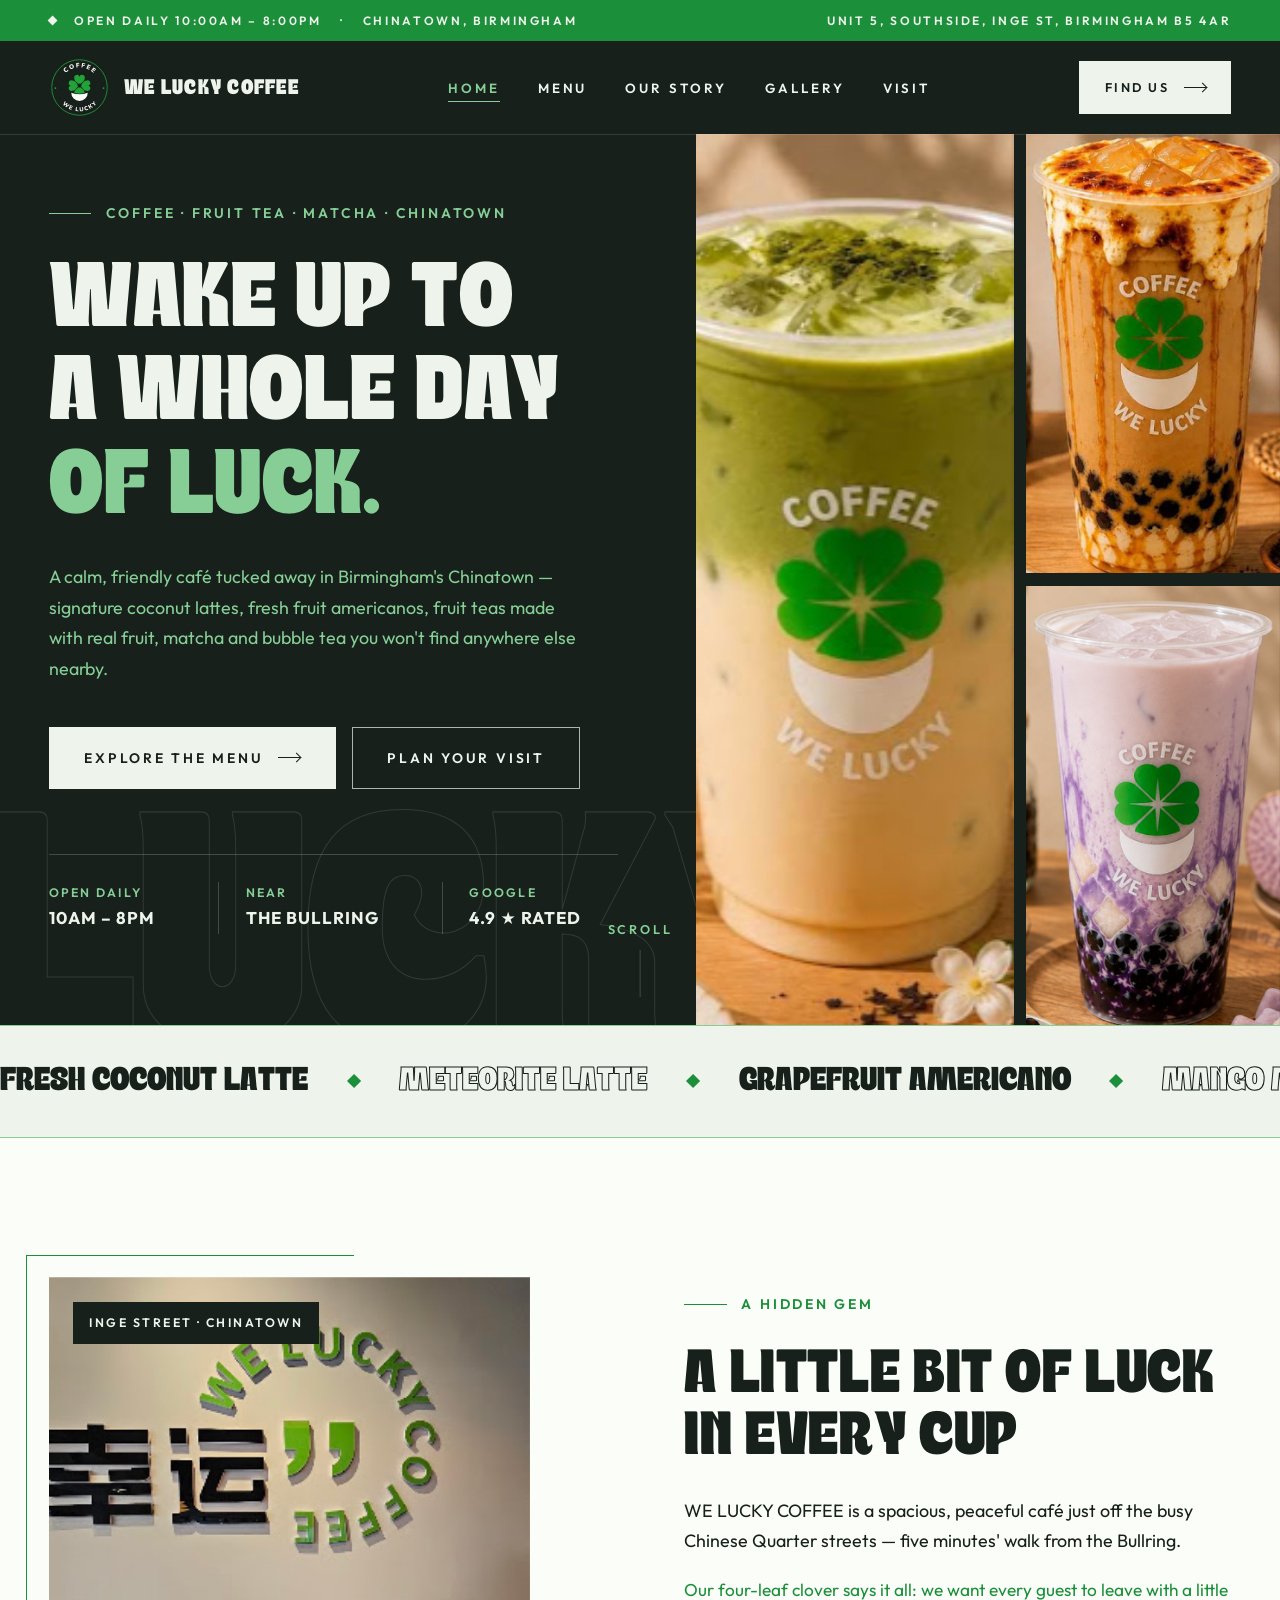
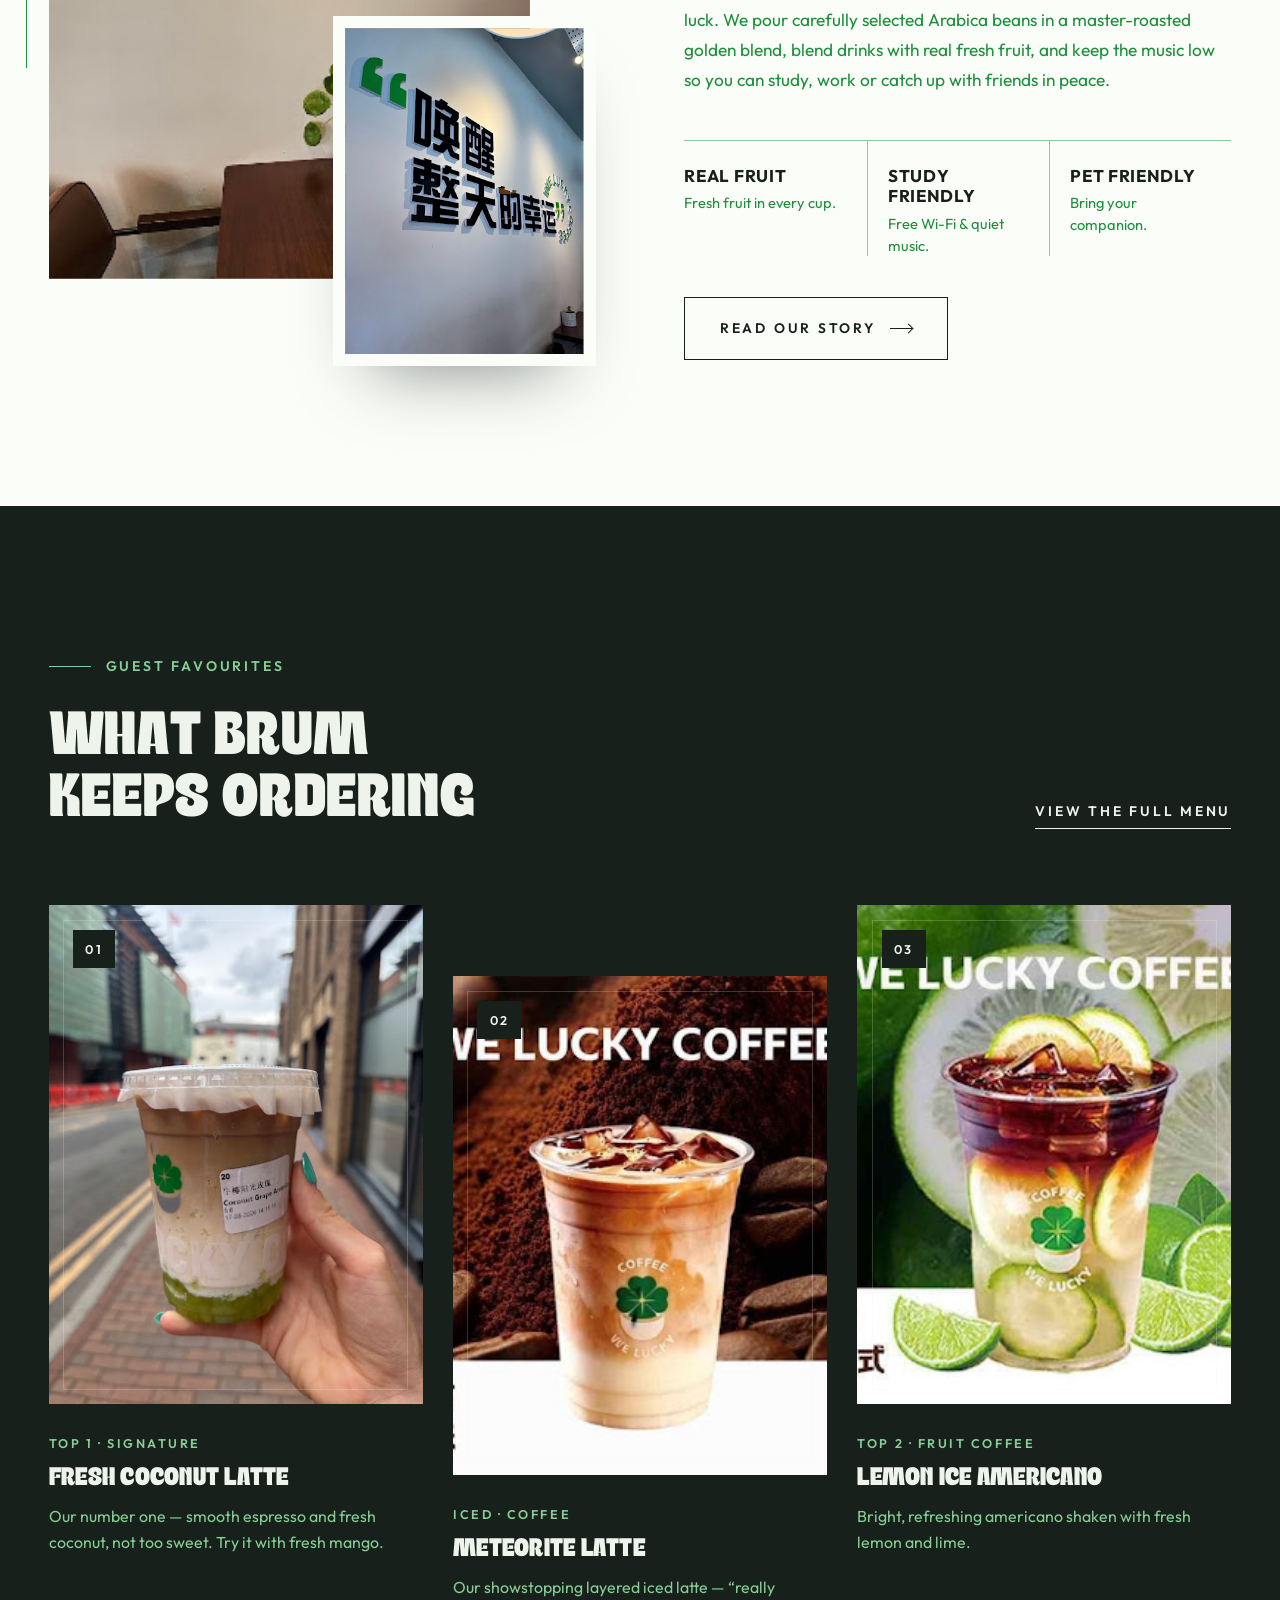
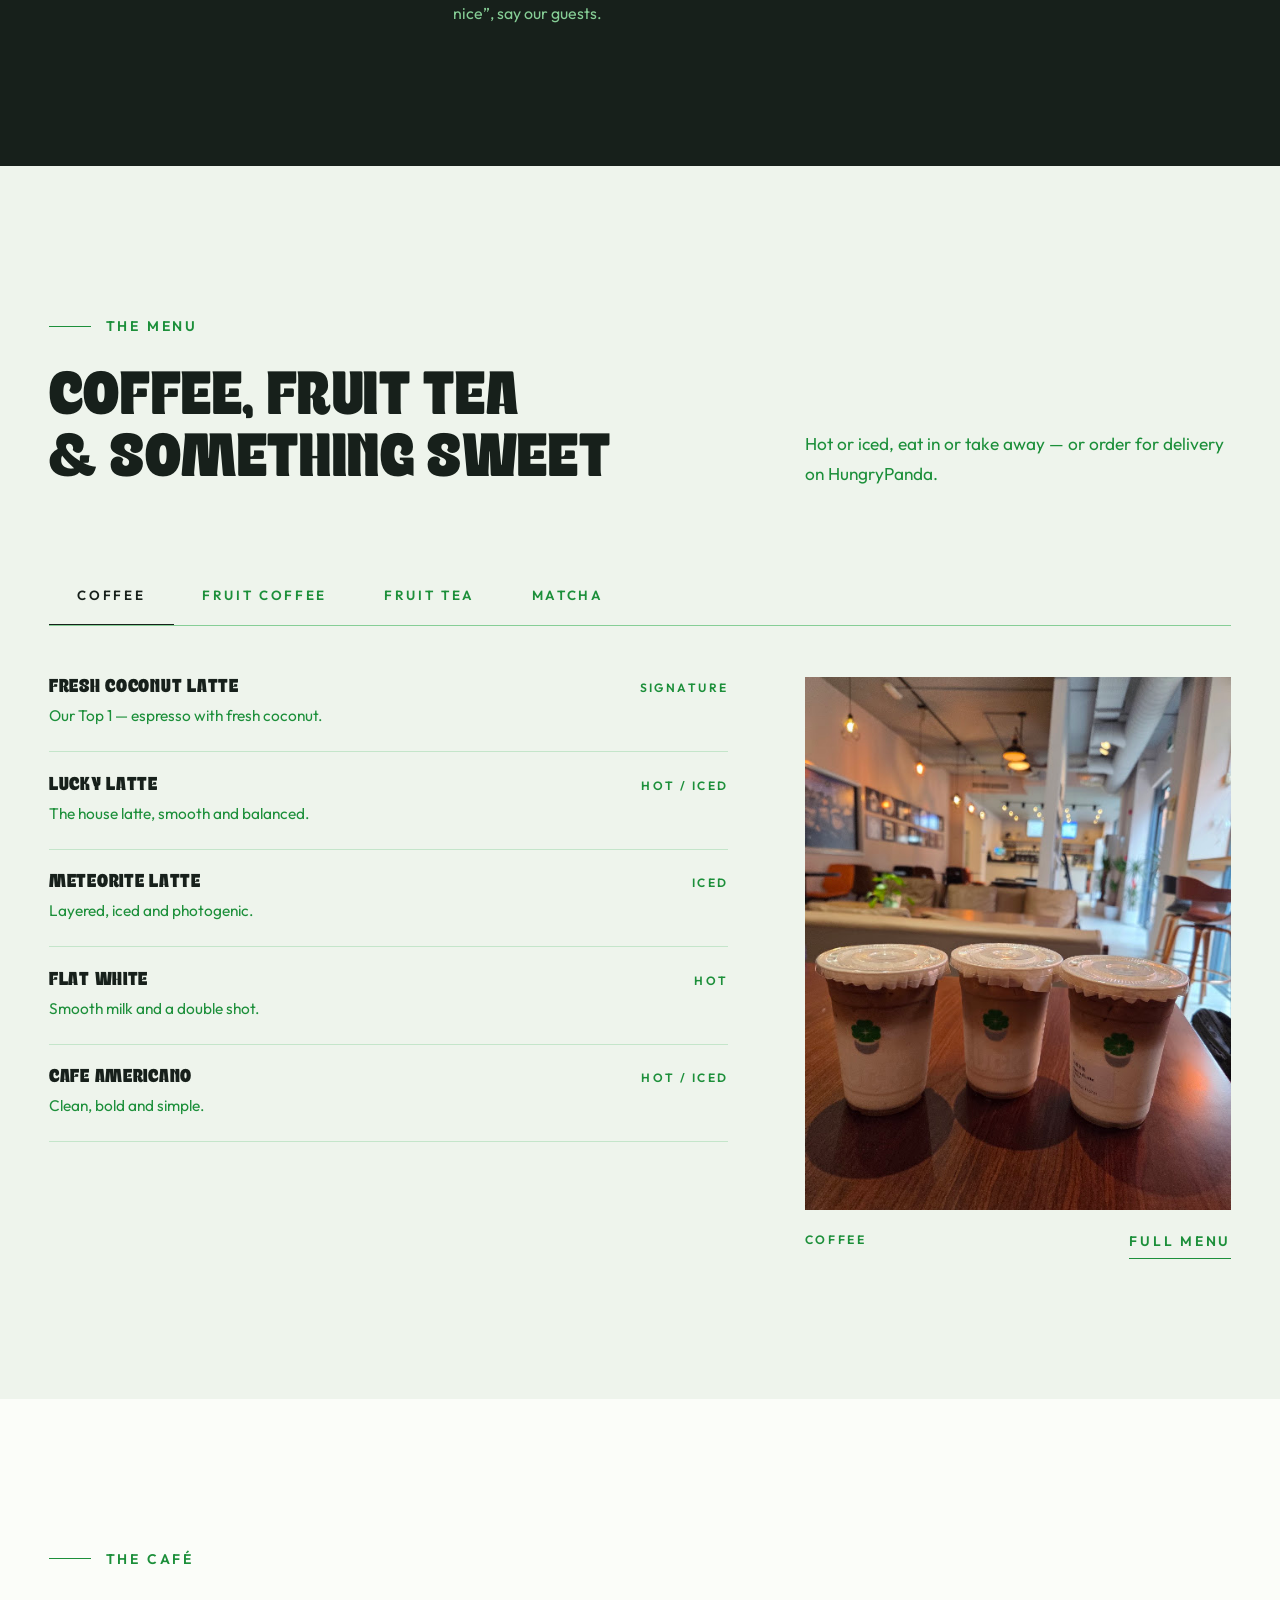
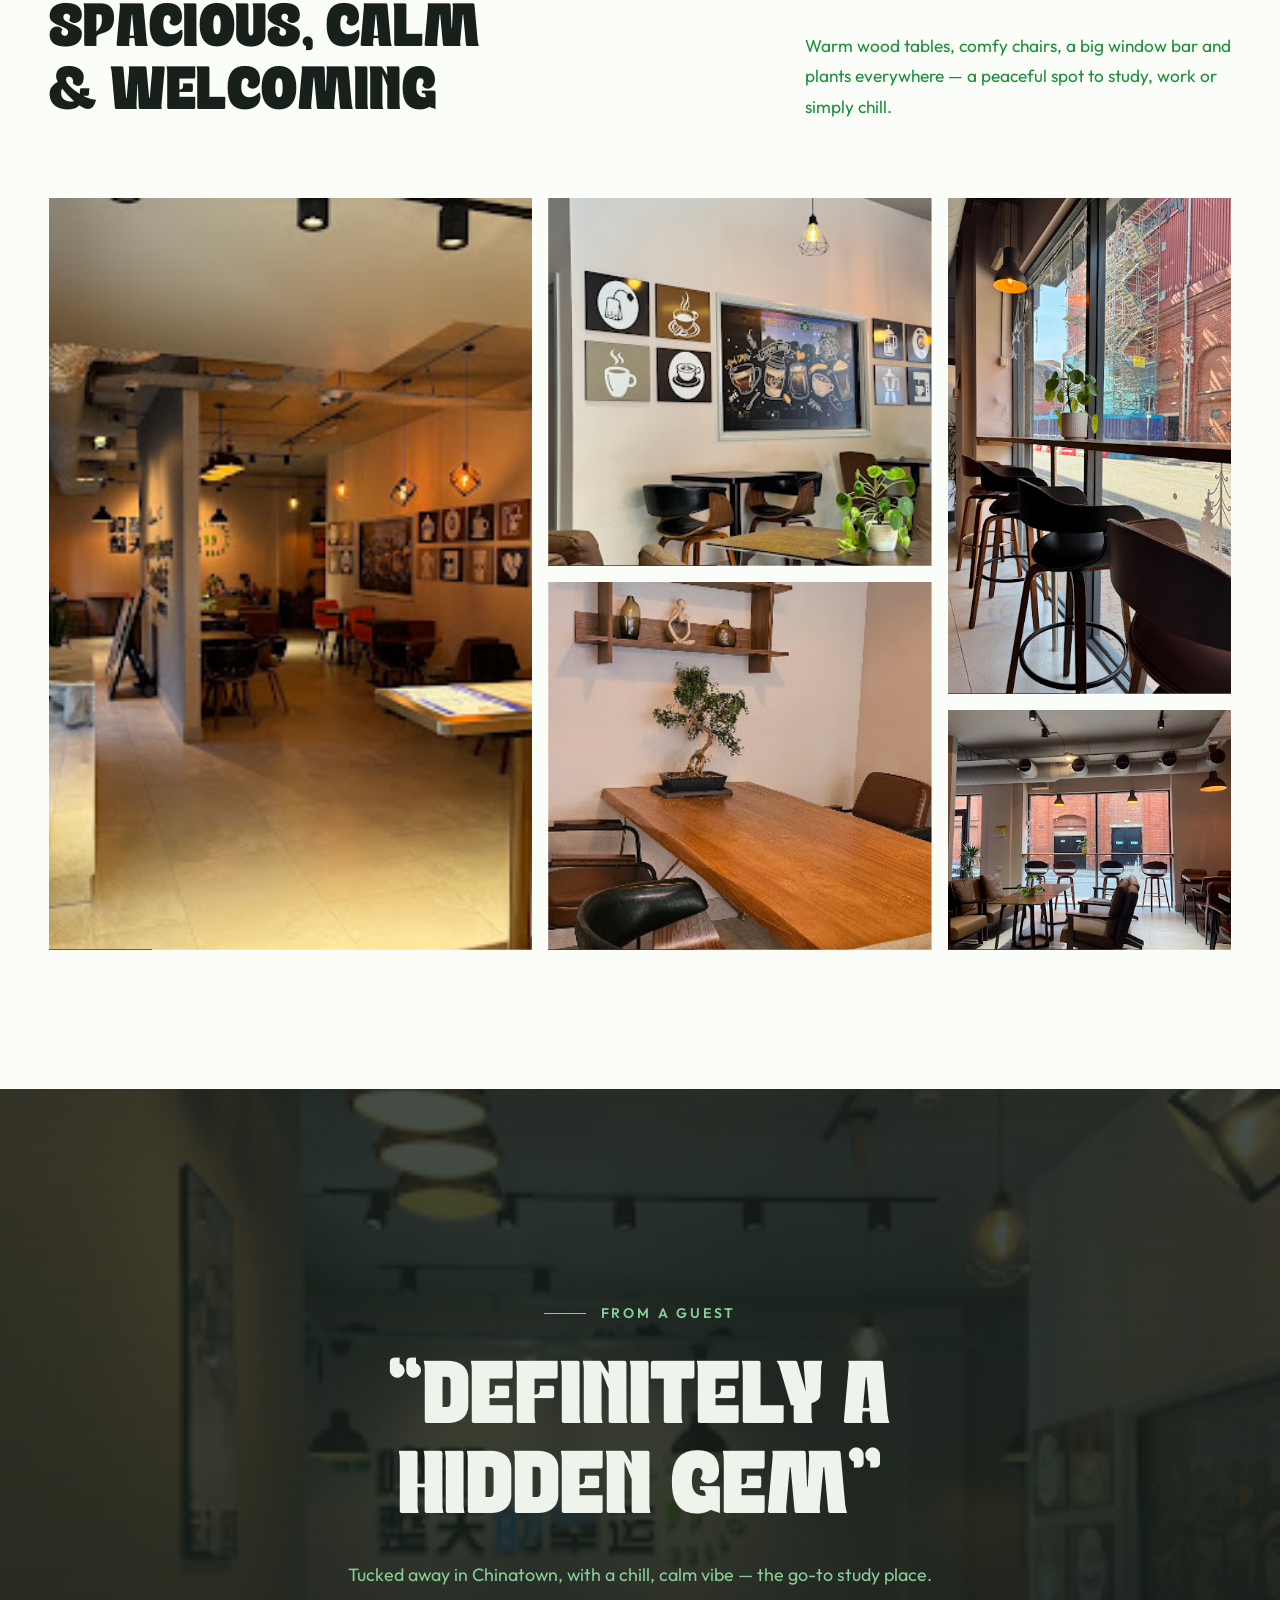
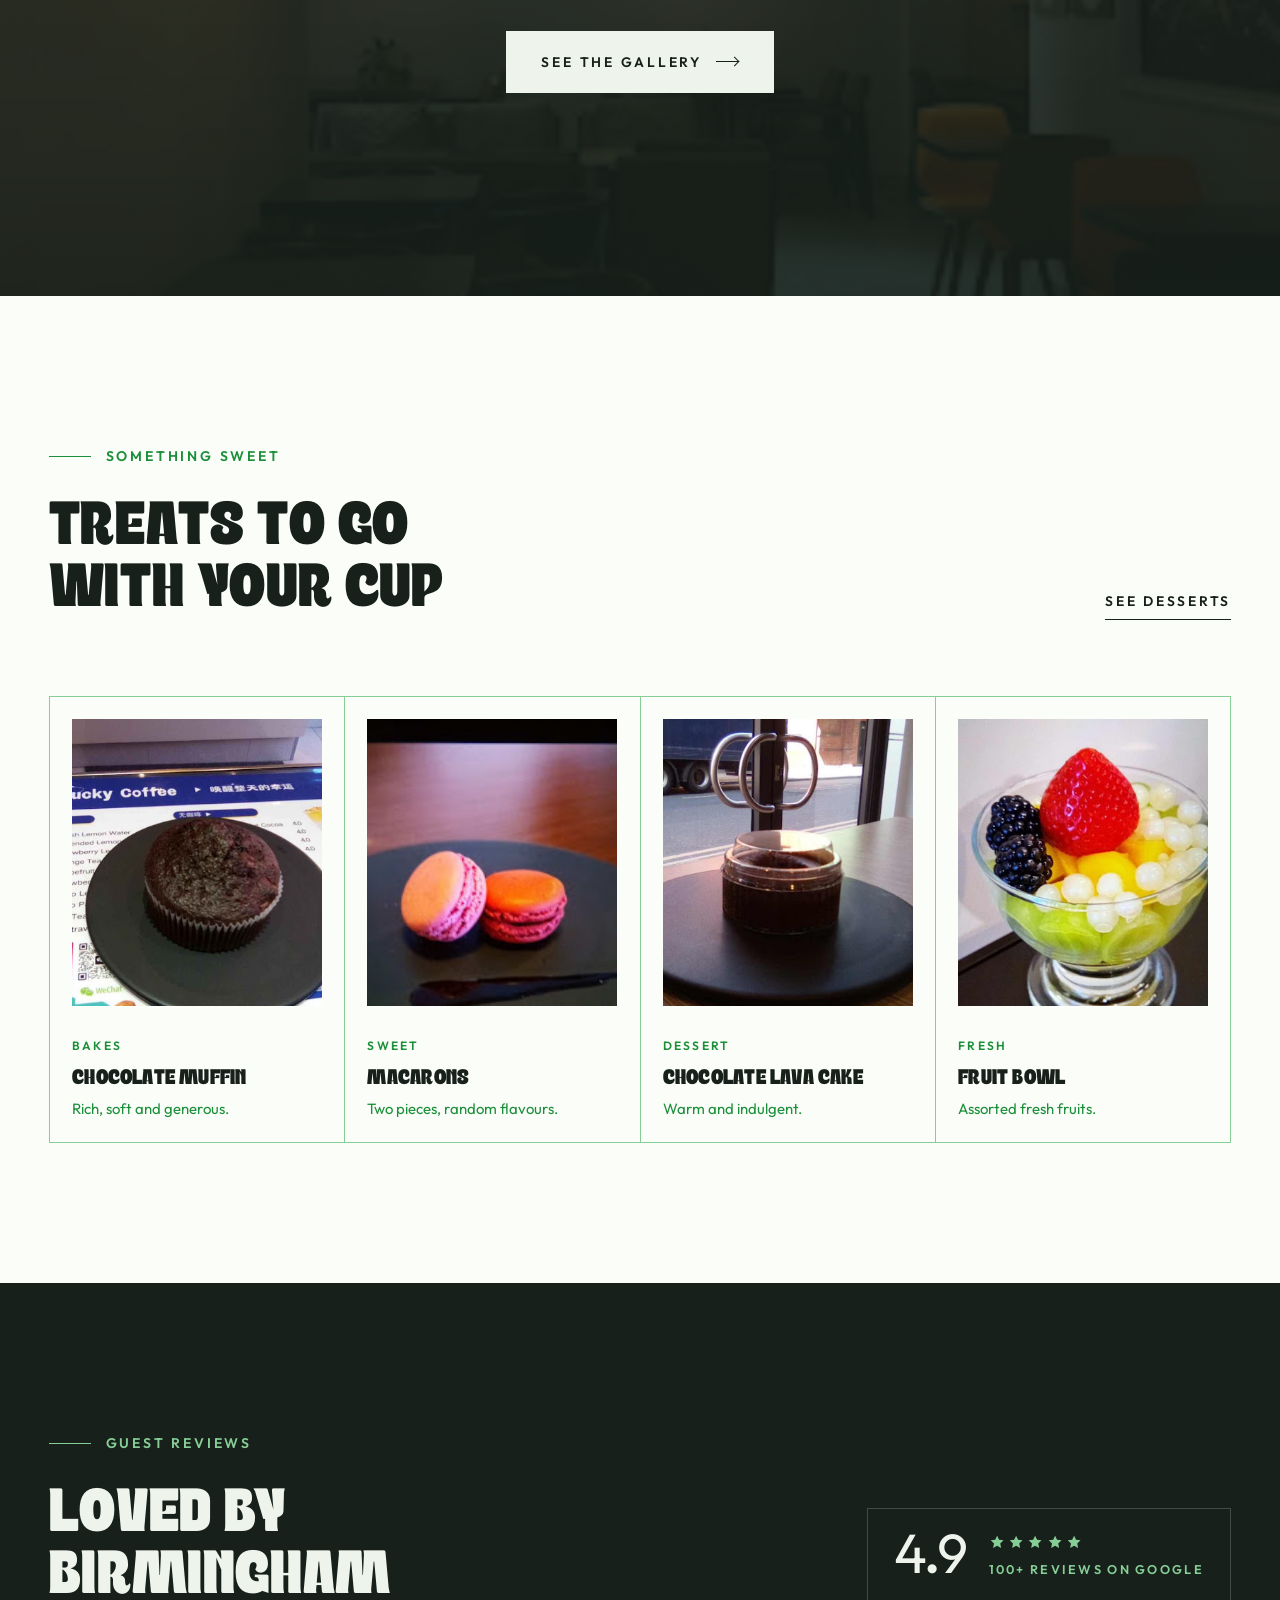
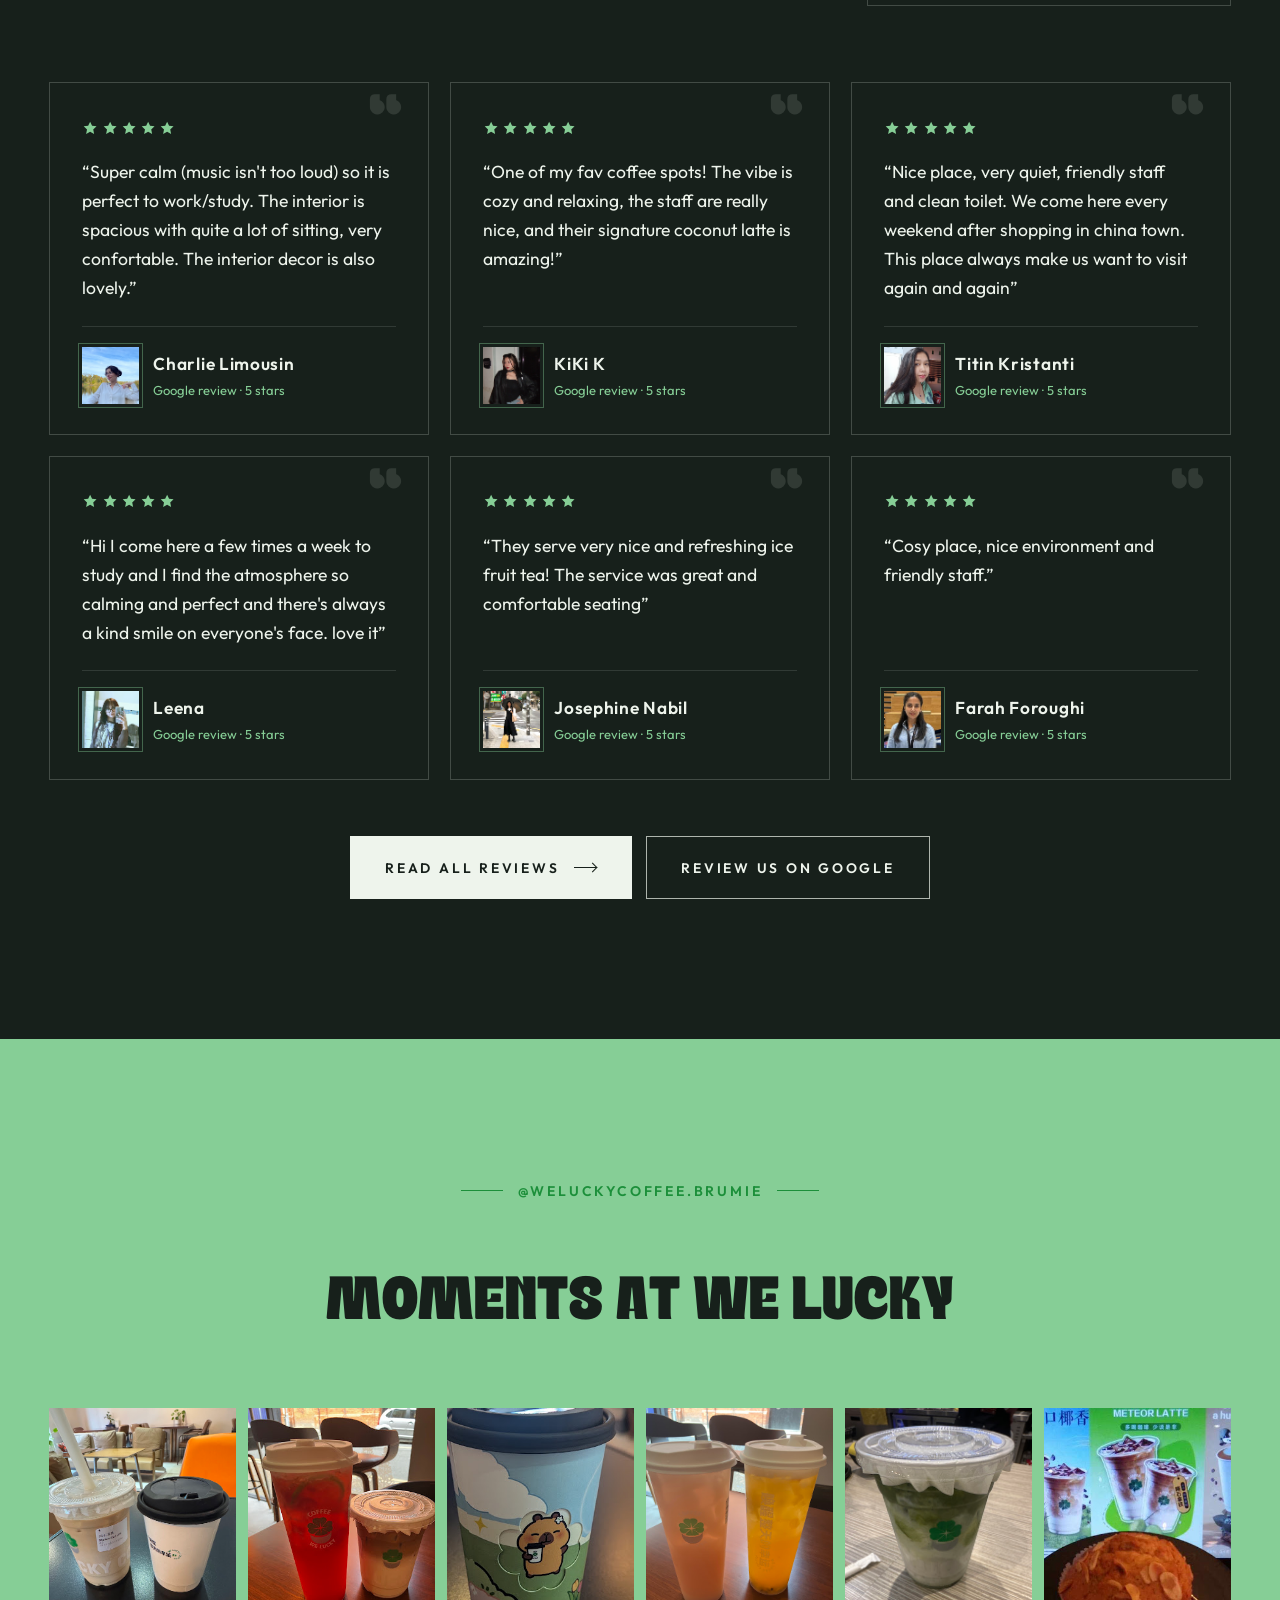
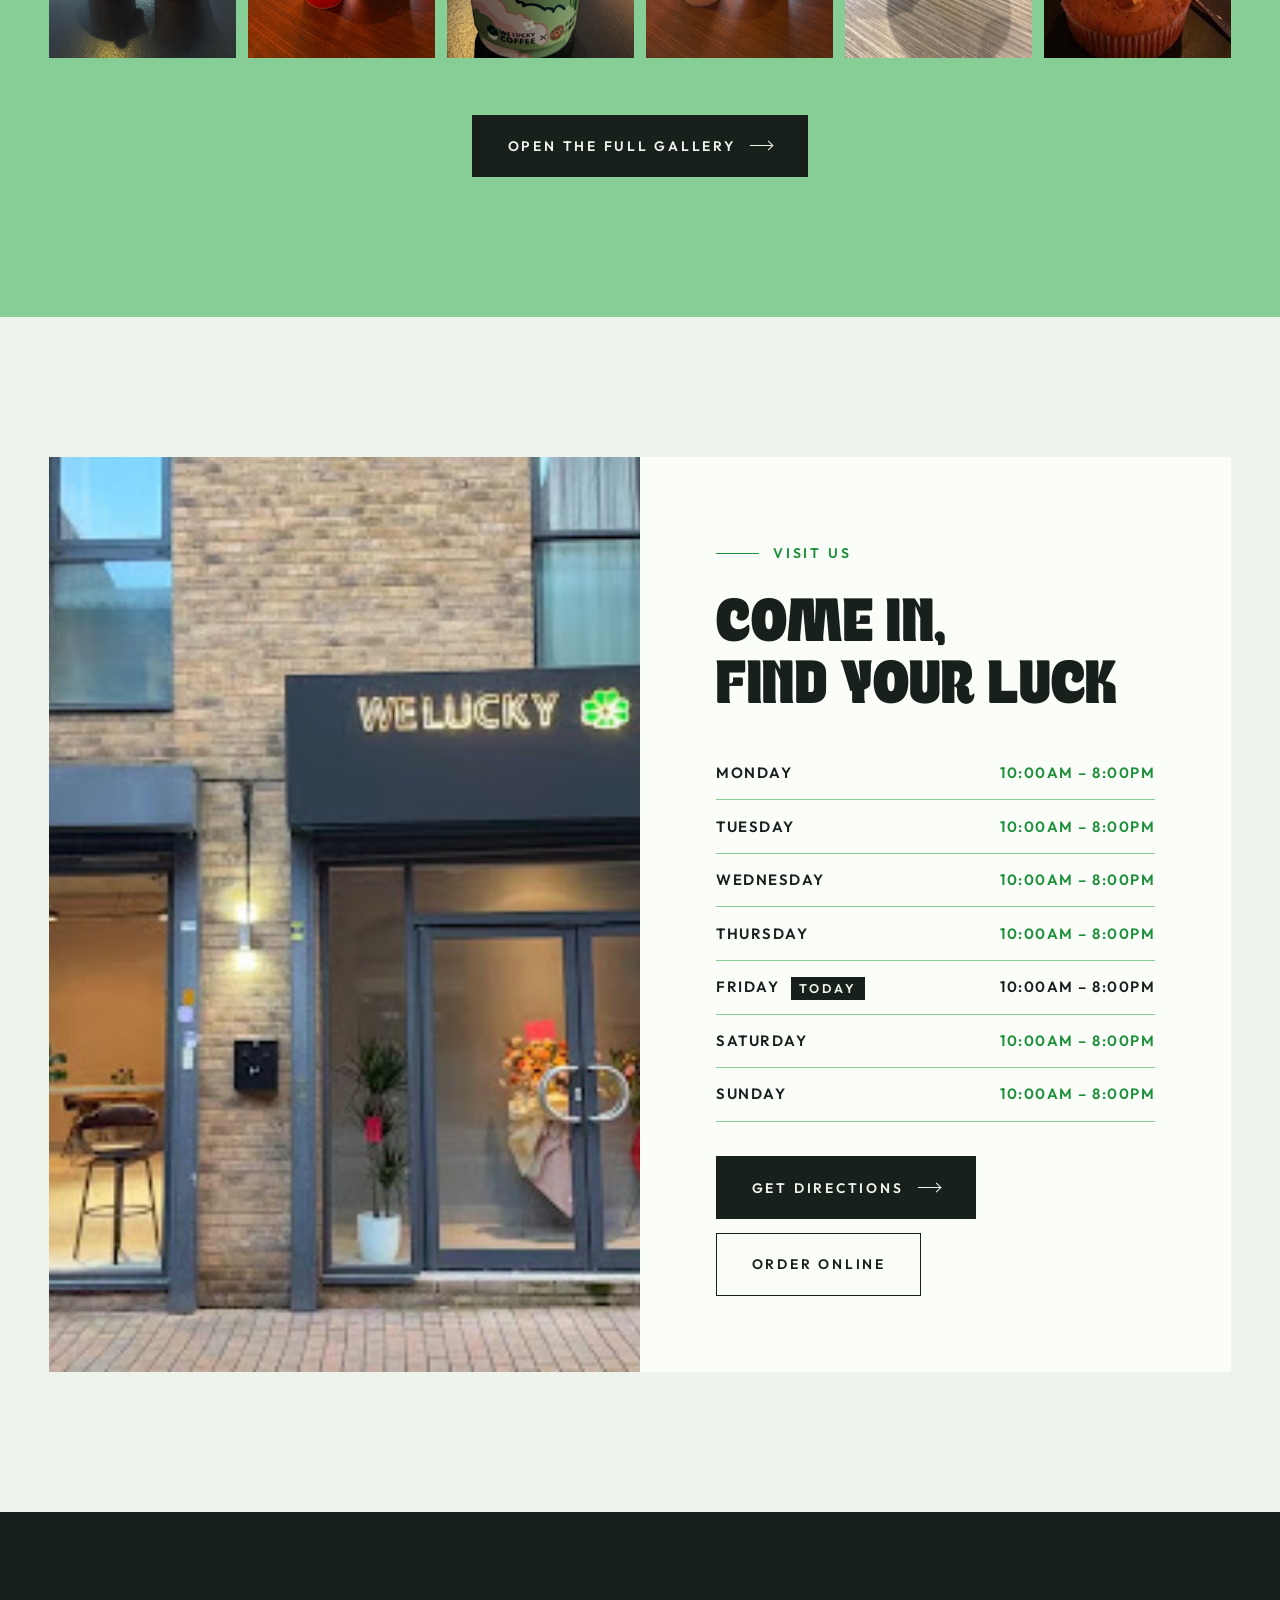
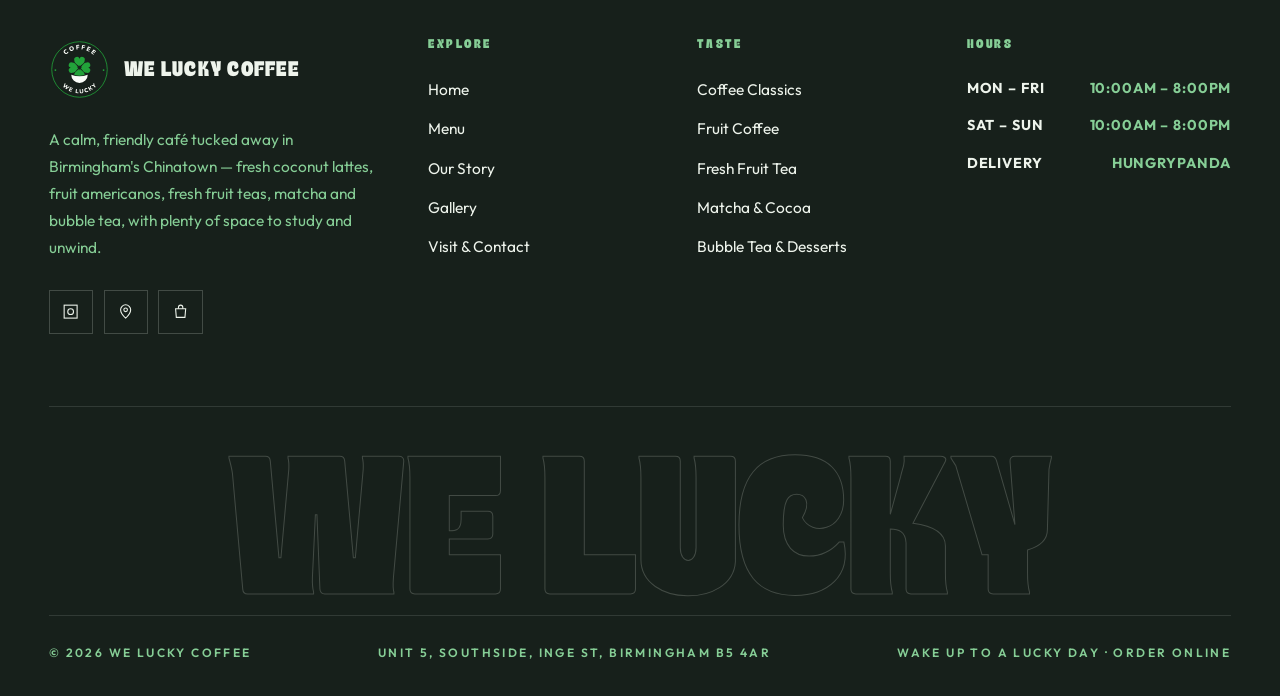
<file: index.html>
<!DOCTYPE html>
<html lang="en-GB">
<head>
  <meta charset="UTF-8">
  <meta name="viewport" content="width=device-width, initial-scale=1.0">
  <title>WE LUCKY COFFEE — Coconut Lattes, Fruit Teas & Matcha in Birmingham Chinatown</title>
  <meta name="description" content="WE LUCKY COFFEE is a calm, friendly café at Unit 5, Southside, Inge St, Birmingham B5 4AR — fresh coconut lattes, fruit americanos, fresh fruit teas, matcha, milk tea and bubble tea, with space to study. Open daily 10AM–8PM. Rated 4.9 on Google.">
  <meta name="theme-color" content="#17201B">
  <meta property="og:title" content="WE LUCKY COFFEE — Coconut Lattes, Fruit Teas & Matcha in Birmingham Chinatown">
  <meta property="og:description" content="WE LUCKY COFFEE is a calm, friendly café at Unit 5, Southside, Inge St, Birmingham B5 4AR — fresh coconut lattes, fruit americanos, fresh fruit teas, matcha, milk tea and bubble tea, with space to study. Open daily 10AM–8PM. Rated 4.9 on Google.">
  <meta property="og:image" content="assets/images/unnamed%20%2835%29.jpg">
  <link rel="icon" href="assets/logo.svg" type="image/svg+xml">
  <link rel="preconnect" href="https://fonts.googleapis.com">
  <link rel="preconnect" href="https://fonts.gstatic.com" crossorigin>
  <link href="https://fonts.googleapis.com/css2?family=Outfit:wght@400;500;600;700&display=swap" rel="stylesheet">
  <link rel="stylesheet" href="css/style.css">
</head>
<body>

<header class="site-header">
  <div class="topbar">
    <div class="container">
      <div class="t-items"><span class="diamond"></span><span>Open Daily 10:00AM – 8:00PM</span><span class="t-hide">·</span><span class="t-hide">Chinatown, Birmingham</span></div>
      <div class="t-items t-hide"><a href="https://www.google.com/maps/place/WE+LUCKY+COFFEE/@52.473959,-1.8978875,17z/data=!4m6!3m5!1s0x4870bd508e21e209:0x8a0bd42604414a4!8m2!3d52.473959!4d-1.8978875!16s%2Fg%2F11yl7nwxsk" target="_blank" rel="noopener">Unit 5, Southside, Inge St, Birmingham B5 4AR</a></div>
    </div>
  </div>
  <nav class="navbar" aria-label="Main">
    <div class="container">
      <a href="index.html" class="logo" aria-label="WE LUCKY COFFEE home">
        <span class="logo-mark"><img src="assets/logo.svg" alt="" width="60" height="60"></span>
        <span class="logo-text"><strong>WE LUCKY COFFEE</strong></span>
      </a>
      <ul class="nav-links">
        <li><a href="index.html" class="active" aria-current="page">Home</a></li>
        <li><a href="menu.html">Menu</a></li>
        <li><a href="about.html">Our Story</a></li>
        <li><a href="gallery.html">Gallery</a></li>
        <li><a href="visit.html">Visit</a></li>
      </ul>
      <a href="visit.html" class="btn btn--light nav-cta">Find Us <span class="arrow"></span></a>
      <button class="menu-toggle" aria-label="Open menu" aria-expanded="false"><span></span><span></span><span></span></button>
    </div>
  </nav>
</header>

<div class="mobile-nav" aria-label="Mobile">
  <a class="m-link" href="index.html"><small>01</small>Home</a>
  <a class="m-link" href="menu.html"><small>02</small>Menu</a>
  <a class="m-link" href="about.html"><small>03</small>Our Story</a>
  <a class="m-link" href="gallery.html"><small>04</small>Gallery</a>
  <a class="m-link" href="visit.html"><small>05</small>Visit</a>
  <div class="m-foot">Open Daily 10:00AM – 8:00PM<br>Unit 5, Southside, Inge St<br>Birmingham B5 4AR</div>
</div>

<main>
<!-- ================= HERO ================= -->
<section class="hero">
  <div class="hero-bg-word" aria-hidden="true">Lucky</div>
  <div class="container">
    <div class="hero-grid">
      <div class="hero-copy">
        <span class="eyebrow">Coffee · Fruit Tea · Matcha · Chinatown</span>
        <h1>
          <span class="line"><span>Wake Up to</span></span>
          <span class="line"><span>a Whole Day</span></span>
          <span class="line"><span class="accent">of Luck.</span></span>
        </h1>
        <p class="lead reveal">A calm, friendly café tucked away in Birmingham's Chinatown — signature coconut lattes, fresh fruit americanos, fruit teas made with real fruit, matcha and bubble tea you won't find anywhere else nearby.</p>
        <div class="hero-actions reveal d1">
          <a href="menu.html" class="btn btn--light">Explore the Menu <span class="arrow"></span></a>
          <a href="visit.html" class="btn btn--outline-light">Plan Your Visit</a>
        </div>
        <div class="hero-meta reveal d2">
          <div><span>Open Daily</span><strong>10AM – 8PM</strong></div>
          <div><span>Near</span><strong>The Bullring</strong></div>
          <div><span>Google</span><strong>4.9 ★ Rated</strong></div>
        </div>
      </div>

      <div class="hero-collage">
        <figure><img src="assets/images/unnamed%20-%202026-09-30T033535.569.jpg" alt="Jasmine matcha latte surrounded by white flowers"></figure>
        <figure><img src="assets/images/unnamed%20-%202026-09-30T033536.341.jpg" alt="Crème brûlée bubble tea with a caramelised top"></figure>
        <figure><img src="assets/images/unnamed%20%287%29.png" alt="Taro bubble tea with purple pearls"></figure>
      </div>
    </div>
  </div>
  <div class="scroll-cue" aria-hidden="true">Scroll<i></i></div>
</section>

<!-- ================= MARQUEE ================= -->
<div class="marquee" aria-hidden="true">
  <div class="marquee-track">
    <div class="marquee-group">
      <span>Fresh Coconut Latte</span><i class="diamond"></i><span class="ghost">Meteorite Latte</span><i class="diamond"></i><span>Grapefruit Americano</span><i class="diamond"></i><span class="ghost">Mango Matcha</span><i class="diamond"></i><span>Fresh Lemon Tea</span><i class="diamond"></i><span class="ghost">White Peach Tea</span><i class="diamond"></i><span>Bubble Tea</span><i class="diamond"></i><span class="ghost">Macarons</span><i class="diamond"></i>
    </div>
    <div class="marquee-group">
      <span>Fresh Coconut Latte</span><i class="diamond"></i><span class="ghost">Meteorite Latte</span><i class="diamond"></i><span>Grapefruit Americano</span><i class="diamond"></i><span class="ghost">Mango Matcha</span><i class="diamond"></i><span>Fresh Lemon Tea</span><i class="diamond"></i><span class="ghost">White Peach Tea</span><i class="diamond"></i><span>Bubble Tea</span><i class="diamond"></i><span class="ghost">Macarons</span><i class="diamond"></i>
    </div>
  </div>
</div>

<!-- ================= STORY ================= -->
<section class="section bg-white">
  <div class="container split">
    <div class="stack-images reveal">
      <span class="frame-line"></span>
      <div class="img-main reveal-img"><img src="assets/images/unnamed%20%2815%29.jpg" alt="The green WE LUCKY COFFEE clover logo on the café wall" loading="lazy"></div>
      <div class="img-float reveal-img d2"><img src="assets/images/unnamed%20%2865%29.jpg" alt="The café's slogan wall: wake up to a whole day of luck" loading="lazy"></div>
      <span class="tag">Inge Street · Chinatown</span>
    </div>
    <div class="text-block">
      <span class="eyebrow reveal">A Hidden Gem</span>
      <h2 class="reveal">A Little Bit of Luck in Every Cup</h2>
      <p class="lead reveal">WE LUCKY COFFEE is a spacious, peaceful café just off the busy Chinese Quarter streets — five minutes' walk from the Bullring.</p>
      <p class="muted reveal">Our four-leaf clover says it all: we want every guest to leave with a little luck. We pour carefully selected Arabica beans in a master-roasted golden blend, blend drinks with real fresh fruit, and keep the music low so you can study, work or catch up with friends in peace.</p>
      <div class="features reveal">
        <div><strong>Real Fruit</strong><span>Fresh fruit in every cup.</span></div>
        <div><strong>Study Friendly</strong><span>Free Wi-Fi &amp; quiet music.</span></div>
        <div><strong>Pet Friendly</strong><span>Bring your companion.</span></div>
      </div>
      <a href="about.html" class="btn btn--outline reveal">Read Our Story <span class="arrow"></span></a>
    </div>
  </div>
</section>

<!-- ================= FAVORITES ================= -->
<section class="section bg-espresso">
  <div class="container">
    <div class="section-head">
      <div>
        <span class="eyebrow reveal">Guest Favourites</span>
        <h2 class="reveal">What Brum<br>Keeps Ordering</h2>
      </div>
      <a href="menu.html" class="link-line reveal">View the Full Menu</a>
    </div>
    <div class="sig-grid">
      <article class="sig-card reveal">
        <div class="media"><span class="num">01</span><img src="assets/images/unnamed%20%2822%29.jpg" alt="Fresh coconut latte held up on Inge Street" loading="lazy"></div>
        <span class="kind">Top 1 · Signature</span>
        <h3>Fresh Coconut Latte</h3>
        <p>Our number one — smooth espresso and fresh coconut, not too sweet. Try it with fresh mango.</p>
      </article>
      <article class="sig-card reveal d1">
        <div class="media"><span class="num">02</span><img src="assets/images/unnamed%20-%202026-09-30T033535.578.jpg" alt="Meteorite latte, a layered iced latte" loading="lazy"></div>
        <span class="kind">Iced · Coffee</span>
        <h3>Meteorite Latte</h3>
        <p>Our showstopping layered iced latte — “really nice”, say our guests.</p>
      </article>
      <article class="sig-card reveal d2">
        <div class="media"><span class="num">03</span><img src="assets/images/unnamed%20%2875%29.jpg" alt="Iced lemon americano with fresh limes" loading="lazy"></div>
        <span class="kind">Top 2 · Fruit Coffee</span>
        <h3>Lemon Ice Americano</h3>
        <p>Bright, refreshing americano shaken with fresh lemon and lime.</p>
      </article>
    </div>
  </div>
</section>

<!-- ================= MENU PREVIEW ================= -->
<section class="section bg-cream" data-tabs>
  <div class="container">
    <div class="section-head">
      <div>
        <span class="eyebrow reveal">The Menu</span>
        <h2 class="reveal">Coffee, Fruit Tea<br>&amp; Something Sweet</h2>
      </div>
      <p class="muted reveal">Hot or iced, eat in or take away — or order for delivery on HungryPanda.</p>
    </div>

    <div class="tabs reveal" role="tablist">
      <button class="tab-btn active" role="tab" aria-selected="true">Coffee</button>
      <button class="tab-btn" role="tab" aria-selected="false">Fruit Coffee</button>
      <button class="tab-btn" role="tab" aria-selected="false">Fruit Tea</button>
      <button class="tab-btn" role="tab" aria-selected="false">Matcha</button>
    </div>

    <div class="menu-preview">
      <div>
        <div class="tab-panel active">
          <ul class="menu-list">
            <li><h4>Fresh Coconut Latte</h4><span class="opt">Signature</span><p>Our Top 1 — espresso with fresh coconut.</p></li>
            <li><h4>Lucky Latte</h4><span class="opt">Hot / Iced</span><p>The house latte, smooth and balanced.</p></li>
            <li><h4>Meteorite Latte</h4><span class="opt">Iced</span><p>Layered, iced and photogenic.</p></li>
            <li><h4>Flat White</h4><span class="opt">Hot</span><p>Smooth milk and a double shot.</p></li>
            <li><h4>Cafe Americano</h4><span class="opt">Hot / Iced</span><p>Clean, bold and simple.</p></li>
          </ul>
        </div>
        <div class="tab-panel">
          <ul class="menu-list">
            <li><h4>Iced Lemon Infused Americano</h4><span class="opt">Iced</span><p>Fresh lemon and lime.</p></li>
            <li><h4>Fresh Grapefruit Americano</h4><span class="opt">Iced</span><p>Juicy pink grapefruit over espresso.</p></li>
            <li><h4>Green Grape Americano</h4><span class="opt">Iced</span><p>Crisp green grapes and coffee.</p></li>
            <li><h4>Coconut Grape Latte</h4><span class="opt">Iced</span><p>Made fresh with real grapes.</p></li>
            <li><h4>Fresh Mango Coconut Latte</h4><span class="opt">Iced</span><p>Coconut latte with fresh mango.</p></li>
          </ul>
        </div>
        <div class="tab-panel">
          <ul class="menu-list">
            <li><h4>Freshly Blended Lemon Tea</h4><span class="opt">Iced</span><p>A regulars' favourite.</p></li>
            <li><h4>Fresh Mango Lemon Tea</h4><span class="opt">Iced</span><p>Sunny mango and zesty lemon.</p></li>
            <li><h4>Fresh Strawberry Lemon Tea</h4><span class="opt">Iced</span><p>Real strawberries, lightly sweet.</p></li>
            <li><h4>Fresh Grapefruit Tea</h4><span class="opt">Iced</span><p>A full cup of grapefruit.</p></li>
            <li><h4>Green Grape Tea</h4><span class="opt">Iced</span><p>Fresh green grapes and tea.</p></li>
          </ul>
        </div>
        <div class="tab-panel">
          <ul class="menu-list">
            <li><h4>Matcha Latte</h4><span class="opt">Hot / Iced</span><p>Authentic, earthy matcha.</p></li>
            <li><h4>Strawberry Matcha Latte</h4><span class="opt">Iced</span><p>Fresh strawberry under matcha.</p></li>
            <li><h4>Mango Matcha Latte</h4><span class="opt">Iced</span><p>With fresh mango.</p></li>
            <li><h4>Coconut Matcha</h4><span class="opt">Hot / Iced</span><p>Matcha meets coconut.</p></li>
            <li><h4>Cloud Coconut Cocoa</h4><span class="opt">Hot</span><p>Silky texture like warm chocolate.</p></li>
          </ul>
        </div>
      </div>
      <div class="preview-media reveal">
        <div class="frame">
          <img class="active" src="assets/images/unnamed%20%2860%29.jpg" alt="Three iced lattes on a café table" loading="lazy">
          <img src="assets/images/unnamed%20%2866%29.jpg" alt="Iced fresh orange americano" loading="lazy">
          <img src="assets/images/unnamed%20%2825%29.jpg" alt="Two fresh mango lemon teas" loading="lazy">
          <img src="assets/images/unnamed%20-%202026-09-30T033538.265.jpg" alt="Iced matcha latte with cream" loading="lazy">
        </div>
        <div class="caption"><span>Coffee</span><a href="menu.html" class="link-line">Full Menu</a></div>
      </div>
    </div>
  </div>
</section>

<!-- ================= THE SPACE ================= -->
<section class="section bg-white">
  <div class="container">
    <div class="section-head">
      <div>
        <span class="eyebrow reveal">The Café</span>
        <h2 class="reveal">Spacious, Calm<br>&amp; Welcoming</h2>
      </div>
      <p class="muted reveal">Warm wood tables, comfy chairs, a big window bar and plants everywhere — a peaceful spot to study, work or simply chill.</p>
    </div>
    <div class="mosaic">
      <figure class="m-a reveal-img"><img src="assets/images/unnamed%20%28100%29.jpg" alt="The spacious café interior with coffee artwork" loading="lazy"><figcaption>The Café</figcaption></figure>
      <figure class="m-b reveal-img d1"><img src="assets/images/unnamed%20%2833%29.jpg" alt="Coffee icon wall above the sofa seating" loading="lazy"><figcaption>The Coffee Wall</figcaption></figure>
      <figure class="m-c reveal-img d2"><img src="assets/images/unnamed%20%2874%29.jpg" alt="Window bar with stools looking onto the street" loading="lazy"><figcaption>Window Bar</figcaption></figure>
      <figure class="m-d reveal-img d2"><img src="assets/images/unnamed%20%2814%29.jpg" alt="Study corner with a long wooden table and shelves" loading="lazy"><figcaption>Study Corner</figcaption></figure>
      <figure class="m-e reveal-img d3"><img src="assets/images/unnamed%20-%202026-09-30T033537.327.jpg" alt="Tables and armchairs by the big windows" loading="lazy"><figcaption>By the Windows</figcaption></figure>
    </div>
  </div>
</section>

<!-- ================= QUOTE BAND ================= -->
<section class="quote-band">
  <div class="bg" data-parallax style="background-image:url('assets/images/unnamed%20%2829%29.jpg')"></div>
  <div class="container">
    <span class="eyebrow reveal">From a Guest</span>
    <h2 class="reveal">“Definitely a<br>Hidden Gem”</h2>
    <p class="lead reveal">Tucked away in Chinatown, with a chill, calm vibe — the go-to study place.</p>
    <a href="gallery.html" class="btn btn--light reveal">See the Gallery <span class="arrow"></span></a>
  </div>
</section>

<!-- ================= SWEETS ================= -->
<section class="section bg-white">
  <div class="container">
    <div class="section-head">
      <div>
        <span class="eyebrow reveal">Something Sweet</span>
        <h2 class="reveal">Treats to Go<br>With Your Cup</h2>
      </div>
      <a href="menu.html#bubble" class="link-line reveal">See Desserts</a>
    </div>
    <div class="bake-grid">
      <article class="bake-item reveal">
        <div class="media"><img src="assets/images/unnamed%20%2886%29.jpg" alt="Chocolate muffin on a black plate" loading="lazy"></div>
        <span>Bakes</span><h3>Chocolate Muffin</h3><p>Rich, soft and generous.</p>
      </article>
      <article class="bake-item reveal d1">
        <div class="media"><img src="assets/images/unnamed%20-%202026-09-30T033538.025.jpg" alt="Pink and orange macarons" loading="lazy"></div>
        <span>Sweet</span><h3>Macarons</h3><p>Two pieces, random flavours.</p>
      </article>
      <article class="bake-item reveal d2">
        <div class="media"><img src="assets/images/unnamed%20-%202026-09-30T033537.197.jpg" alt="Chocolate lava cake in a glass" loading="lazy"></div>
        <span>Dessert</span><h3>Chocolate Lava Cake</h3><p>Warm and indulgent.</p>
      </article>
      <article class="bake-item reveal d3">
        <div class="media"><img src="assets/images/unnamed%20%2894%29.jpg" alt="Fruit bowl with strawberry, blackberries and melon" loading="lazy"></div>
        <span>Fresh</span><h3>Fruit Bowl</h3><p>Assorted fresh fruits.</p>
      </article>
    </div>
  </div>
</section>

<!-- ================= REVIEWS ================= -->
<section class="section bg-espresso reviews">
  <div class="container">
    <div class="section-head">
      <div>
        <span class="eyebrow reveal">Guest Reviews</span>
        <h2 class="reveal">Loved by<br>Birmingham</h2>
      </div>
      <div class="rating-badge reveal">
        <strong>4.9</strong>
        <div><div class="stars" aria-label="4.9 out of 5 stars"><svg viewBox="0 0 24 24"><path d="M12 2.5l2.9 6.1 6.6.8-4.9 4.6 1.3 6.6L12 17.3l-5.9 3.3 1.3-6.6-4.9-4.6 6.6-.8z"/></svg><svg viewBox="0 0 24 24"><path d="M12 2.5l2.9 6.1 6.6.8-4.9 4.6 1.3 6.6L12 17.3l-5.9 3.3 1.3-6.6-4.9-4.6 6.6-.8z"/></svg><svg viewBox="0 0 24 24"><path d="M12 2.5l2.9 6.1 6.6.8-4.9 4.6 1.3 6.6L12 17.3l-5.9 3.3 1.3-6.6-4.9-4.6 6.6-.8z"/></svg><svg viewBox="0 0 24 24"><path d="M12 2.5l2.9 6.1 6.6.8-4.9 4.6 1.3 6.6L12 17.3l-5.9 3.3 1.3-6.6-4.9-4.6 6.6-.8z"/></svg><svg viewBox="0 0 24 24"><path d="M12 2.5l2.9 6.1 6.6.8-4.9 4.6 1.3 6.6L12 17.3l-5.9 3.3 1.3-6.6-4.9-4.6 6.6-.8z"/></svg></div><span>100+ reviews on Google</span></div>
      </div>
    </div>
    <div class="review-grid">
      <figure class="review-card reveal">
        <div class="r-body">
        <div class="stars" aria-label="5 out of 5 stars"><svg viewBox="0 0 24 24"><path d="M12 2.5l2.9 6.1 6.6.8-4.9 4.6 1.3 6.6L12 17.3l-5.9 3.3 1.3-6.6-4.9-4.6 6.6-.8z"/></svg><svg viewBox="0 0 24 24"><path d="M12 2.5l2.9 6.1 6.6.8-4.9 4.6 1.3 6.6L12 17.3l-5.9 3.3 1.3-6.6-4.9-4.6 6.6-.8z"/></svg><svg viewBox="0 0 24 24"><path d="M12 2.5l2.9 6.1 6.6.8-4.9 4.6 1.3 6.6L12 17.3l-5.9 3.3 1.3-6.6-4.9-4.6 6.6-.8z"/></svg><svg viewBox="0 0 24 24"><path d="M12 2.5l2.9 6.1 6.6.8-4.9 4.6 1.3 6.6L12 17.3l-5.9 3.3 1.3-6.6-4.9-4.6 6.6-.8z"/></svg><svg viewBox="0 0 24 24"><path d="M12 2.5l2.9 6.1 6.6.8-4.9 4.6 1.3 6.6L12 17.3l-5.9 3.3 1.3-6.6-4.9-4.6 6.6-.8z"/></svg></div>
        <blockquote>“Super calm (music isn't too loud) so it is perfect to work/study. The interior is spacious with quite a lot of sitting, very confortable. The interior decor is also lovely.”</blockquote>
        <figcaption><span class="r-avatar"><img src="assets/reviews/charlie-limousin.jpg" alt="Charlie Limousin profile photo on Google" loading="lazy" width="56" height="56"></span><span><strong>Charlie Limousin</strong><small>Google review · 5 stars</small></span></figcaption>
        </div>
      </figure>
      <figure class="review-card reveal d1">
        <div class="r-body">
        <div class="stars" aria-label="5 out of 5 stars"><svg viewBox="0 0 24 24"><path d="M12 2.5l2.9 6.1 6.6.8-4.9 4.6 1.3 6.6L12 17.3l-5.9 3.3 1.3-6.6-4.9-4.6 6.6-.8z"/></svg><svg viewBox="0 0 24 24"><path d="M12 2.5l2.9 6.1 6.6.8-4.9 4.6 1.3 6.6L12 17.3l-5.9 3.3 1.3-6.6-4.9-4.6 6.6-.8z"/></svg><svg viewBox="0 0 24 24"><path d="M12 2.5l2.9 6.1 6.6.8-4.9 4.6 1.3 6.6L12 17.3l-5.9 3.3 1.3-6.6-4.9-4.6 6.6-.8z"/></svg><svg viewBox="0 0 24 24"><path d="M12 2.5l2.9 6.1 6.6.8-4.9 4.6 1.3 6.6L12 17.3l-5.9 3.3 1.3-6.6-4.9-4.6 6.6-.8z"/></svg><svg viewBox="0 0 24 24"><path d="M12 2.5l2.9 6.1 6.6.8-4.9 4.6 1.3 6.6L12 17.3l-5.9 3.3 1.3-6.6-4.9-4.6 6.6-.8z"/></svg></div>
        <blockquote>“One of my fav coffee spots! The vibe is cozy and relaxing, the staff are really nice, and their signature coconut latte is amazing!”</blockquote>
        <figcaption><span class="r-avatar"><img src="assets/reviews/kiki-k.jpg" alt="KiKi K profile photo on Google" loading="lazy" width="56" height="56"></span><span><strong>KiKi K</strong><small>Google review · 5 stars</small></span></figcaption>
        </div>
      </figure>
      <figure class="review-card reveal d2">
        <div class="r-body">
        <div class="stars" aria-label="5 out of 5 stars"><svg viewBox="0 0 24 24"><path d="M12 2.5l2.9 6.1 6.6.8-4.9 4.6 1.3 6.6L12 17.3l-5.9 3.3 1.3-6.6-4.9-4.6 6.6-.8z"/></svg><svg viewBox="0 0 24 24"><path d="M12 2.5l2.9 6.1 6.6.8-4.9 4.6 1.3 6.6L12 17.3l-5.9 3.3 1.3-6.6-4.9-4.6 6.6-.8z"/></svg><svg viewBox="0 0 24 24"><path d="M12 2.5l2.9 6.1 6.6.8-4.9 4.6 1.3 6.6L12 17.3l-5.9 3.3 1.3-6.6-4.9-4.6 6.6-.8z"/></svg><svg viewBox="0 0 24 24"><path d="M12 2.5l2.9 6.1 6.6.8-4.9 4.6 1.3 6.6L12 17.3l-5.9 3.3 1.3-6.6-4.9-4.6 6.6-.8z"/></svg><svg viewBox="0 0 24 24"><path d="M12 2.5l2.9 6.1 6.6.8-4.9 4.6 1.3 6.6L12 17.3l-5.9 3.3 1.3-6.6-4.9-4.6 6.6-.8z"/></svg></div>
        <blockquote>“Nice place, very quiet, friendly staff and clean toilet. We come here every weekend after shopping in china town. This place always make us want to visit again and again”</blockquote>
        <figcaption><span class="r-avatar"><img src="assets/reviews/titin-kristanti.jpg" alt="Titin Kristanti profile photo on Google" loading="lazy" width="56" height="56"></span><span><strong>Titin Kristanti</strong><small>Google review · 5 stars</small></span></figcaption>
        </div>
      </figure>
      <figure class="review-card reveal">
        <div class="r-body">
        <div class="stars" aria-label="5 out of 5 stars"><svg viewBox="0 0 24 24"><path d="M12 2.5l2.9 6.1 6.6.8-4.9 4.6 1.3 6.6L12 17.3l-5.9 3.3 1.3-6.6-4.9-4.6 6.6-.8z"/></svg><svg viewBox="0 0 24 24"><path d="M12 2.5l2.9 6.1 6.6.8-4.9 4.6 1.3 6.6L12 17.3l-5.9 3.3 1.3-6.6-4.9-4.6 6.6-.8z"/></svg><svg viewBox="0 0 24 24"><path d="M12 2.5l2.9 6.1 6.6.8-4.9 4.6 1.3 6.6L12 17.3l-5.9 3.3 1.3-6.6-4.9-4.6 6.6-.8z"/></svg><svg viewBox="0 0 24 24"><path d="M12 2.5l2.9 6.1 6.6.8-4.9 4.6 1.3 6.6L12 17.3l-5.9 3.3 1.3-6.6-4.9-4.6 6.6-.8z"/></svg><svg viewBox="0 0 24 24"><path d="M12 2.5l2.9 6.1 6.6.8-4.9 4.6 1.3 6.6L12 17.3l-5.9 3.3 1.3-6.6-4.9-4.6 6.6-.8z"/></svg></div>
        <blockquote>“Hi I come here a few times a week to study and I find the atmosphere so calming and perfect and there's always a kind smile on everyone's face. love it”</blockquote>
        <figcaption><span class="r-avatar"><img src="assets/reviews/leena.jpg" alt="Leena profile photo on Google" loading="lazy" width="56" height="56"></span><span><strong>Leena</strong><small>Google review · 5 stars</small></span></figcaption>
        </div>
      </figure>
      <figure class="review-card reveal d1">
        <div class="r-body">
        <div class="stars" aria-label="5 out of 5 stars"><svg viewBox="0 0 24 24"><path d="M12 2.5l2.9 6.1 6.6.8-4.9 4.6 1.3 6.6L12 17.3l-5.9 3.3 1.3-6.6-4.9-4.6 6.6-.8z"/></svg><svg viewBox="0 0 24 24"><path d="M12 2.5l2.9 6.1 6.6.8-4.9 4.6 1.3 6.6L12 17.3l-5.9 3.3 1.3-6.6-4.9-4.6 6.6-.8z"/></svg><svg viewBox="0 0 24 24"><path d="M12 2.5l2.9 6.1 6.6.8-4.9 4.6 1.3 6.6L12 17.3l-5.9 3.3 1.3-6.6-4.9-4.6 6.6-.8z"/></svg><svg viewBox="0 0 24 24"><path d="M12 2.5l2.9 6.1 6.6.8-4.9 4.6 1.3 6.6L12 17.3l-5.9 3.3 1.3-6.6-4.9-4.6 6.6-.8z"/></svg><svg viewBox="0 0 24 24"><path d="M12 2.5l2.9 6.1 6.6.8-4.9 4.6 1.3 6.6L12 17.3l-5.9 3.3 1.3-6.6-4.9-4.6 6.6-.8z"/></svg></div>
        <blockquote>“They serve very nice and refreshing ice fruit tea! The service was great and comfortable seating”</blockquote>
        <figcaption><span class="r-avatar"><img src="assets/reviews/josephine-nabil.jpg" alt="Josephine Nabil profile photo on Google" loading="lazy" width="56" height="56"></span><span><strong>Josephine Nabil</strong><small>Google review · 5 stars</small></span></figcaption>
        </div>
      </figure>
      <figure class="review-card reveal d2">
        <div class="r-body">
        <div class="stars" aria-label="5 out of 5 stars"><svg viewBox="0 0 24 24"><path d="M12 2.5l2.9 6.1 6.6.8-4.9 4.6 1.3 6.6L12 17.3l-5.9 3.3 1.3-6.6-4.9-4.6 6.6-.8z"/></svg><svg viewBox="0 0 24 24"><path d="M12 2.5l2.9 6.1 6.6.8-4.9 4.6 1.3 6.6L12 17.3l-5.9 3.3 1.3-6.6-4.9-4.6 6.6-.8z"/></svg><svg viewBox="0 0 24 24"><path d="M12 2.5l2.9 6.1 6.6.8-4.9 4.6 1.3 6.6L12 17.3l-5.9 3.3 1.3-6.6-4.9-4.6 6.6-.8z"/></svg><svg viewBox="0 0 24 24"><path d="M12 2.5l2.9 6.1 6.6.8-4.9 4.6 1.3 6.6L12 17.3l-5.9 3.3 1.3-6.6-4.9-4.6 6.6-.8z"/></svg><svg viewBox="0 0 24 24"><path d="M12 2.5l2.9 6.1 6.6.8-4.9 4.6 1.3 6.6L12 17.3l-5.9 3.3 1.3-6.6-4.9-4.6 6.6-.8z"/></svg></div>
        <blockquote>“Cosy place, nice environment and friendly staff.”</blockquote>
        <figcaption><span class="r-avatar"><img src="assets/reviews/farah-foroughi.jpg" alt="Farah Foroughi profile photo on Google" loading="lazy" width="56" height="56"></span><span><strong>Farah Foroughi</strong><small>Google review · 5 stars</small></span></figcaption>
        </div>
      </figure>
    </div>
    <div class="btn-row reviews-cta reveal">
      <a href="https://www.google.com/maps/place/WE+LUCKY+COFFEE/@52.473959,-1.8978875,17z/data=!4m6!3m5!1s0x4870bd508e21e209:0x8a0bd42604414a4!8m2!3d52.473959!4d-1.8978875!16s%2Fg%2F11yl7nwxsk" target="_blank" rel="noopener" class="btn btn--light">Read All Reviews <span class="arrow"></span></a>
      <a href="https://www.google.com/maps/place/WE+LUCKY+COFFEE/@52.473959,-1.8978875,17z/data=!4m6!3m5!1s0x4870bd508e21e209:0x8a0bd42604414a4!8m2!3d52.473959!4d-1.8978875!16s%2Fg%2F11yl7nwxsk" target="_blank" rel="noopener" class="btn btn--outline-light">Review Us on Google</a>
    </div>
  </div>
</section>

<!-- ================= MOMENTS STRIP ================= -->
<section class="section bg-beige">
  <div class="container">
    <div class="section-head center">
      <span class="eyebrow reveal"><a href="https://www.instagram.com/weluckycoffee.brumie/" target="_blank" rel="noopener">@weluckycoffee.brumie</a></span>
      <h2 class="reveal">Moments at We Lucky</h2>
    </div>
    <div class="strip">
      <a href="gallery.html" class="reveal"><img src="assets/images/unnamed%20%2811%29.jpg" alt="Iced latte and hot coffee on a table" loading="lazy"></a>
      <a href="gallery.html" class="reveal d1"><img src="assets/images/unnamed%20%2827%29.jpg" alt="Strawberry fruit tea and a latte" loading="lazy"></a>
      <a href="gallery.html" class="reveal d2"><img src="assets/images/unnamed%20%2850%29.jpg" alt="Our limited-edition capybara cup" loading="lazy"></a>
      <a href="gallery.html" class="reveal d1"><img src="assets/images/unnamed%20%2863%29.jpg" alt="Peach and orange fruit teas" loading="lazy"></a>
      <a href="gallery.html" class="reveal d2"><img src="assets/images/unnamed%20-%202026-09-30T033536.346.jpg" alt="Iced matcha latte on a table" loading="lazy"></a>
      <a href="gallery.html" class="reveal d3"><img src="assets/images/unnamed%20-%202026-09-30T033538.029.jpg" alt="Almond muffin in front of the menu screens" loading="lazy"></a>
    </div>
    <div style="text-align:center;margin-top:56px" class="reveal">
      <a href="gallery.html" class="btn">Open the Full Gallery <span class="arrow"></span></a>
    </div>
  </div>
</section>

<!-- ================= VISIT ================= -->
<section class="section bg-cream">
  <div class="container">
    <div class="visit-grid reveal">
      <div class="visit-media"><img src="assets/images/unnamed%20%2835%29.jpg" alt="WE LUCKY COFFEE storefront on Inge Street" loading="lazy"></div>
      <div class="visit-body">
        <span class="eyebrow">Visit Us</span>
        <h2>Come In,<br>Find Your Luck</h2>
        <table class="hours">
          <tr data-day="1"><td>Monday</td><td>10:00AM – 8:00PM</td></tr>
          <tr data-day="2"><td>Tuesday</td><td>10:00AM – 8:00PM</td></tr>
          <tr data-day="3"><td>Wednesday</td><td>10:00AM – 8:00PM</td></tr>
          <tr data-day="4"><td>Thursday</td><td>10:00AM – 8:00PM</td></tr>
          <tr data-day="5"><td>Friday</td><td>10:00AM – 8:00PM</td></tr>
          <tr data-day="6"><td>Saturday</td><td>10:00AM – 8:00PM</td></tr>
          <tr data-day="0"><td>Sunday</td><td>10:00AM – 8:00PM</td></tr>
        </table>
        <div class="btn-row">
          <a href="visit.html" class="btn">Get Directions <span class="arrow"></span></a>
          <a href="https://uk.hungrypanda.co/shop?shopId=517049975" target="_blank" rel="noopener" class="btn btn--outline">Order Online</a>
        </div>
      </div>
    </div>
  </div>
</section>
</main>

<footer class="site-footer">
  <div class="container">
    <div class="footer-top">
      <div>
        <a href="index.html" class="logo">
          <span class="logo-mark"><img src="assets/logo.svg" alt="" width="60" height="60"></span>
          <span class="logo-text"><strong>WE LUCKY COFFEE</strong></span>
        </a>
        <p>A calm, friendly café tucked away in Birmingham's Chinatown — fresh coconut lattes, fruit americanos, fresh fruit teas, matcha and bubble tea, with plenty of space to study and unwind.</p>
        <div class="socials">
          <a href="https://www.instagram.com/weluckycoffee.brumie/" target="_blank" rel="noopener" aria-label="Instagram @weluckycoffee.brumie"><svg viewBox="0 0 24 24"><rect x="3" y="3" width="18" height="18"/><circle cx="12" cy="12" r="4"/><path d="M17.5 6.5h.01"/></svg></a>
          <a href="https://www.google.com/maps/place/WE+LUCKY+COFFEE/@52.473959,-1.8978875,17z/data=!4m6!3m5!1s0x4870bd508e21e209:0x8a0bd42604414a4!8m2!3d52.473959!4d-1.8978875!16s%2Fg%2F11yl7nwxsk" target="_blank" rel="noopener" aria-label="WE LUCKY COFFEE on Google Maps"><svg viewBox="0 0 24 24"><path d="M12 21s-7-6.2-7-11.5A7 7 0 0 1 19 9.5C19 14.8 12 21 12 21z"/><circle cx="12" cy="9.5" r="2.5"/></svg></a>
          <a href="https://uk.hungrypanda.co/shop?shopId=517049975" target="_blank" rel="noopener" aria-label="Order on HungryPanda"><svg viewBox="0 0 24 24"><path d="M5 8h14l-1 12H6z"/><path d="M9 8V6a3 3 0 0 1 6 0v2"/></svg></a>
        </div>
      </div>
      <div>
        <h4>Explore</h4>
        <ul>
          <li><a href="index.html">Home</a></li>
          <li><a href="menu.html">Menu</a></li>
          <li><a href="about.html">Our Story</a></li>
          <li><a href="gallery.html">Gallery</a></li>
          <li><a href="visit.html">Visit &amp; Contact</a></li>
        </ul>
      </div>
      <div>
        <h4>Taste</h4>
        <ul>
          <li><a href="menu.html#coffee">Coffee Classics</a></li>
          <li><a href="menu.html#fruit-coffee">Fruit Coffee</a></li>
          <li><a href="menu.html#fruit-tea">Fresh Fruit Tea</a></li>
          <li><a href="menu.html#matcha">Matcha &amp; Cocoa</a></li>
          <li><a href="menu.html#bubble">Bubble Tea &amp; Desserts</a></li>
        </ul>
      </div>
      <div>
        <h4>Hours</h4>
        <ul class="footer-hours">
          <li><span>Mon – Fri</span><span>10:00AM – 8:00PM</span></li>
          <li><span>Sat – Sun</span><span>10:00AM – 8:00PM</span></li>
          <li><span>Delivery</span><span>HungryPanda</span></li>
        </ul>
      </div>
    </div>
    <div class="footer-word" aria-hidden="true">We Lucky</div>
    <div class="footer-bottom">
      <span>© <span data-year>2026</span> WE LUCKY COFFEE</span>
      <span>Unit 5, Southside, Inge St, Birmingham B5 4AR</span>
      <span>Wake Up to a Lucky Day · <a href="https://uk.hungrypanda.co/shop?shopId=517049975" target="_blank" rel="noopener">Order Online</a></span>
    </div>
  </div>
</footer>

<button class="back-top" aria-label="Back to top"><svg viewBox="0 0 24 24"><path d="M12 19V5M5 12l7-7 7 7"/></svg></button>

<script src="js/main.js"></script>
</body>
</html>
</file>
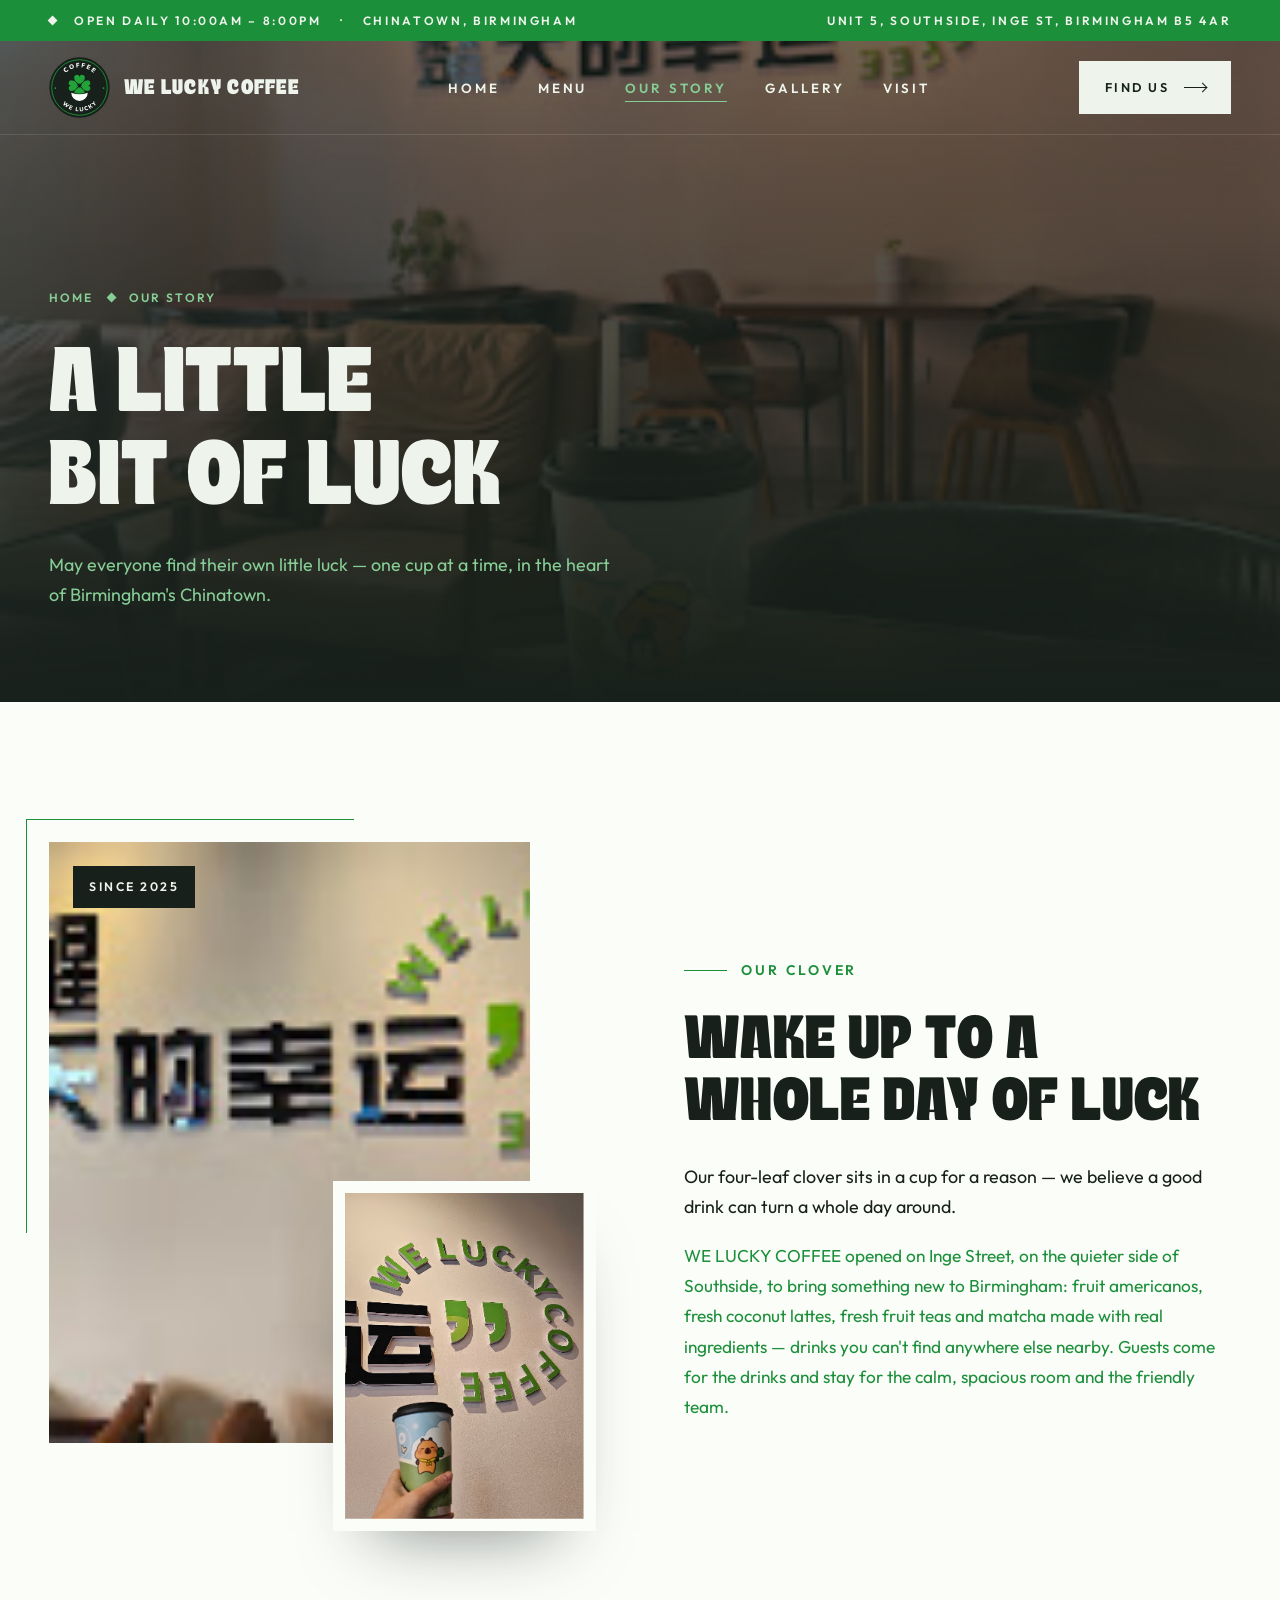
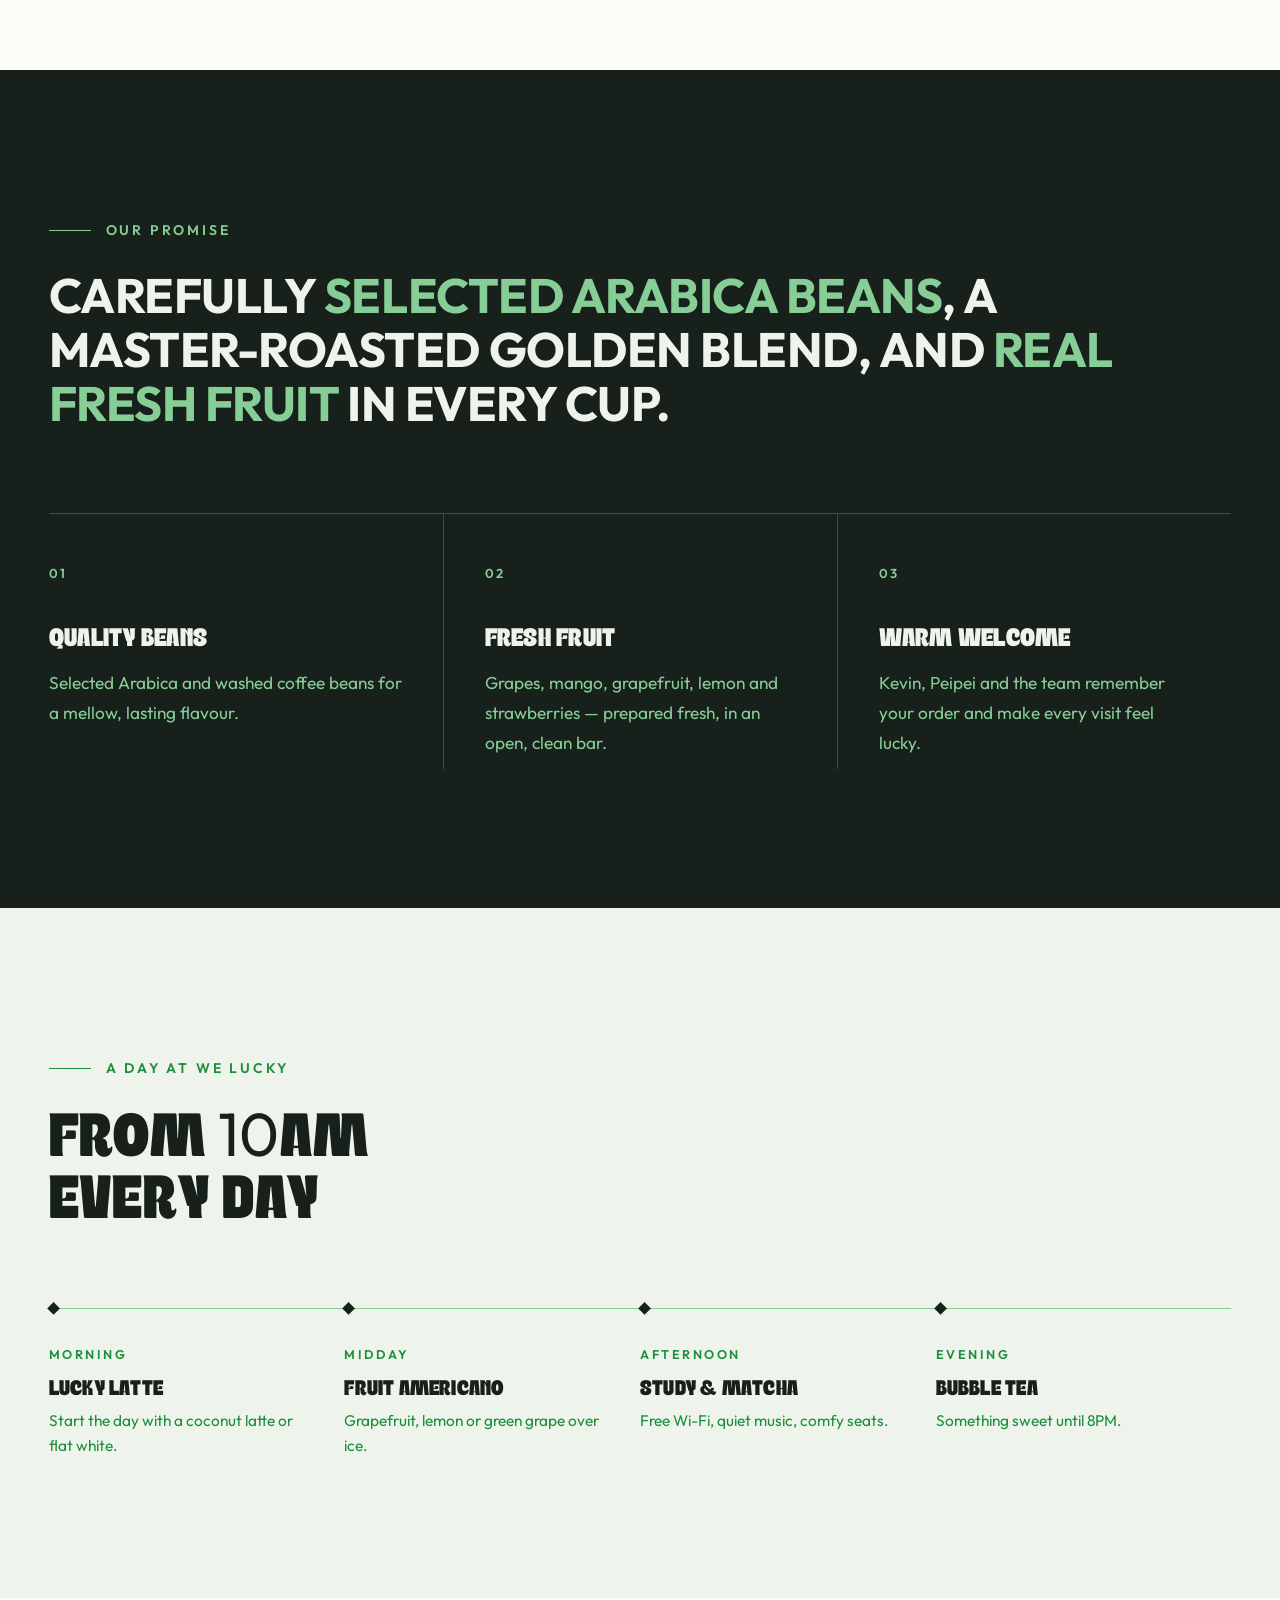
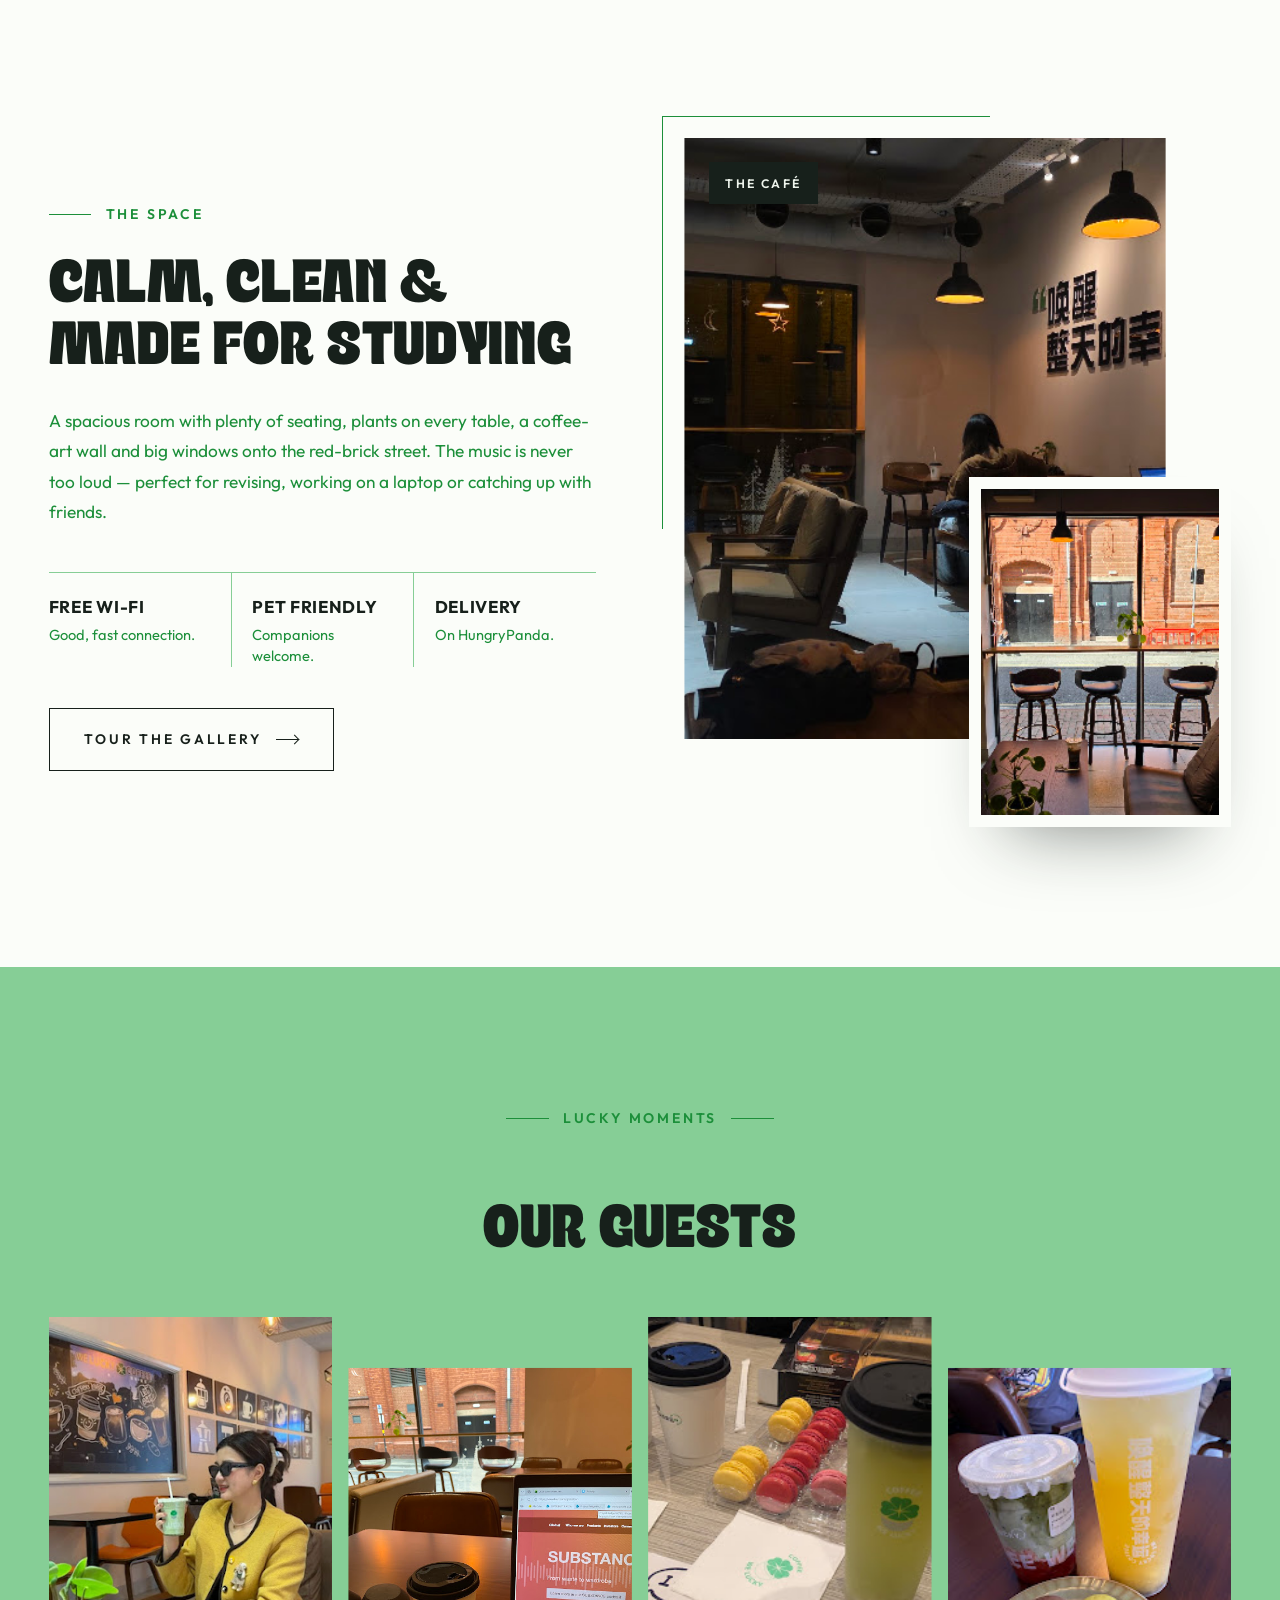
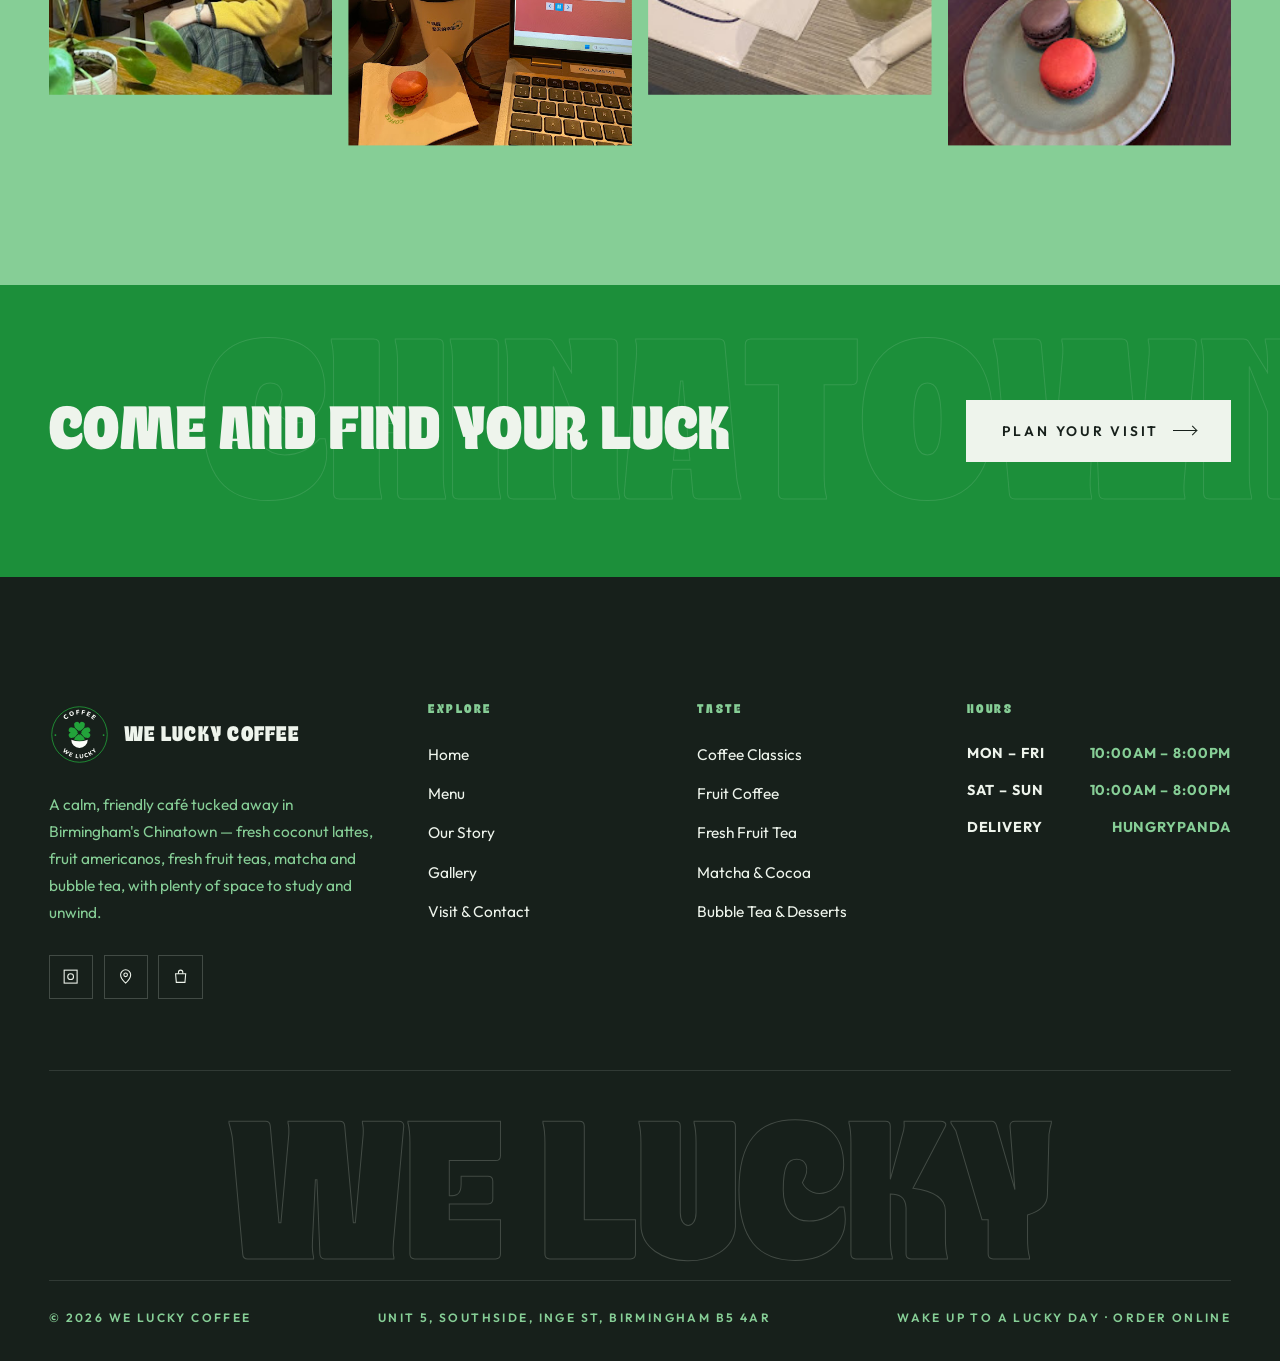
<file: about.html>
<!DOCTYPE html>
<html lang="en-GB">
<head>
  <meta charset="UTF-8">
  <meta name="viewport" content="width=device-width, initial-scale=1.0">
  <title>Our Story — WE LUCKY COFFEE</title>
  <meta name="description" content="The story of WE LUCKY COFFEE — a calm, friendly café in Birmingham's Chinatown with a four-leaf clover logo, fresh fruit drinks, quality Arabica coffee and a warm welcome from Kevin, Peipei and the team.">
  <meta name="theme-color" content="#17201B">
  <meta property="og:title" content="Our Story — WE LUCKY COFFEE">
  <meta property="og:description" content="The story of WE LUCKY COFFEE — a calm, friendly café in Birmingham's Chinatown with a four-leaf clover logo, fresh fruit drinks, quality Arabica coffee and a warm welcome from Kevin, Peipei and the team.">
  <meta property="og:image" content="assets/images/unnamed%20%2835%29.jpg">
  <link rel="icon" href="assets/logo.svg" type="image/svg+xml">
  <link rel="preconnect" href="https://fonts.googleapis.com">
  <link rel="preconnect" href="https://fonts.gstatic.com" crossorigin>
  <link href="https://fonts.googleapis.com/css2?family=Outfit:wght@400;500;600;700&display=swap" rel="stylesheet">
  <link rel="stylesheet" href="css/style.css">
</head>
<body>

<header class="site-header">
  <div class="topbar">
    <div class="container">
      <div class="t-items"><span class="diamond"></span><span>Open Daily 10:00AM – 8:00PM</span><span class="t-hide">·</span><span class="t-hide">Chinatown, Birmingham</span></div>
      <div class="t-items t-hide"><a href="https://www.google.com/maps/place/WE+LUCKY+COFFEE/@52.473959,-1.8978875,17z/data=!4m6!3m5!1s0x4870bd508e21e209:0x8a0bd42604414a4!8m2!3d52.473959!4d-1.8978875!16s%2Fg%2F11yl7nwxsk" target="_blank" rel="noopener">Unit 5, Southside, Inge St, Birmingham B5 4AR</a></div>
    </div>
  </div>
  <nav class="navbar" aria-label="Main">
    <div class="container">
      <a href="index.html" class="logo" aria-label="WE LUCKY COFFEE home">
        <span class="logo-mark"><img src="assets/logo.svg" alt="" width="60" height="60"></span>
        <span class="logo-text"><strong>WE LUCKY COFFEE</strong></span>
      </a>
      <ul class="nav-links">
        <li><a href="index.html">Home</a></li>
        <li><a href="menu.html">Menu</a></li>
        <li><a href="about.html" class="active" aria-current="page">Our Story</a></li>
        <li><a href="gallery.html">Gallery</a></li>
        <li><a href="visit.html">Visit</a></li>
      </ul>
      <a href="visit.html" class="btn btn--light nav-cta">Find Us <span class="arrow"></span></a>
      <button class="menu-toggle" aria-label="Open menu" aria-expanded="false"><span></span><span></span><span></span></button>
    </div>
  </nav>
</header>

<div class="mobile-nav" aria-label="Mobile">
  <a class="m-link" href="index.html"><small>01</small>Home</a>
  <a class="m-link" href="menu.html"><small>02</small>Menu</a>
  <a class="m-link" href="about.html"><small>03</small>Our Story</a>
  <a class="m-link" href="gallery.html"><small>04</small>Gallery</a>
  <a class="m-link" href="visit.html"><small>05</small>Visit</a>
  <div class="m-foot">Open Daily 10:00AM – 8:00PM<br>Unit 5, Southside, Inge St<br>Birmingham B5 4AR</div>
</div>

<main>
<section class="page-hero">
  <div class="bg" data-parallax style="background-image:url('assets/images/unnamed%20%2821%29.jpg')"></div>
  <div class="container">
    <div class="crumbs"><a href="index.html">Home</a><span class="diamond"></span><span>Our Story</span></div>
    <div class="hero-foot">
      <div>
        <h1>A Little<br>Bit of Luck</h1>
        <p class="lead">May everyone find their own little luck — one cup at a time, in the heart of Birmingham's Chinatown.</p>
      </div>
    </div>
  </div>
</section>

<section class="section bg-white">
  <div class="container split">
    <div class="stack-images reveal">
      <span class="frame-line"></span>
      <div class="img-main reveal-img"><img src="assets/images/unnamed%20-%202026-09-30T033537.200.jpg" alt="The welcome wall with the WE LUCKY COFFEE logo" loading="lazy"></div>
      <div class="img-float reveal-img d2"><img src="assets/images/unnamed%20-%202026-09-30T033535.719.jpg" alt="A capybara cup held up in front of the logo wall" loading="lazy"></div>
      <span class="tag">Since 2025</span>
    </div>
    <div class="text-block">
      <span class="eyebrow reveal">Our Clover</span>
      <h2 class="reveal">Wake Up to a Whole Day of Luck</h2>
      <p class="lead reveal">Our four-leaf clover sits in a cup for a reason — we believe a good drink can turn a whole day around.</p>
      <p class="muted reveal">WE LUCKY COFFEE opened on Inge Street, on the quieter side of Southside, to bring something new to Birmingham: fruit americanos, fresh coconut lattes, fresh fruit teas and matcha made with real ingredients — drinks you can't find anywhere else nearby. Guests come for the drinks and stay for the calm, spacious room and the friendly team.</p>
    </div>
  </div>
</section>

<section class="section bg-espresso">
  <div class="container">
    <span class="eyebrow reveal">Our Promise</span>
    <p class="big-statement reveal">Carefully <em>selected Arabica beans</em>, a master-roasted golden blend, and <em>real fresh fruit</em> in every cup.</p>
    <div class="values" style="margin-top:80px">
      <div class="value reveal">
        <span class="num">01</span>
        <h3>Quality Beans</h3>
        <p>Selected Arabica and washed coffee beans for a mellow, lasting flavour.</p>
      </div>
      <div class="value reveal d1">
        <span class="num">02</span>
        <h3>Fresh Fruit</h3>
        <p>Grapes, mango, grapefruit, lemon and strawberries — prepared fresh, in an open, clean bar.</p>
      </div>
      <div class="value reveal d2">
        <span class="num">03</span>
        <h3>Warm Welcome</h3>
        <p>Kevin, Peipei and the team remember your order and make every visit feel lucky.</p>
      </div>
    </div>
  </div>
</section>

<section class="section bg-cream">
  <div class="container">
    <div class="section-head">
      <div>
        <span class="eyebrow reveal">A Day at We Lucky</span>
        <h2 class="reveal">From 10AM<br>Every Day</h2>
      </div>
    </div>
    <div class="timeline">
      <div class="reveal"><span>Morning</span><h3>Lucky Latte</h3><p>Start the day with a coconut latte or flat white.</p></div>
      <div class="reveal d1"><span>Midday</span><h3>Fruit Americano</h3><p>Grapefruit, lemon or green grape over ice.</p></div>
      <div class="reveal d2"><span>Afternoon</span><h3>Study &amp; Matcha</h3><p>Free Wi-Fi, quiet music, comfy seats.</p></div>
      <div class="reveal d3"><span>Evening</span><h3>Bubble Tea</h3><p>Something sweet until 8PM.</p></div>
    </div>
  </div>
</section>

<section class="section bg-white">
  <div class="container split split--reverse">
    <div class="stack-images reveal">
      <span class="frame-line"></span>
      <div class="img-main reveal-img"><img src="assets/images/unnamed%20%2856%29.jpg" alt="Guests studying in the café" loading="lazy"></div>
      <div class="img-float reveal-img d2"><img src="assets/images/unnamed%20-%202026-09-30T033538.028.jpg" alt="Bar stools by the big windows" loading="lazy"></div>
      <span class="tag">The Café</span>
    </div>
    <div class="text-block">
      <span class="eyebrow reveal">The Space</span>
      <h2 class="reveal">Calm, Clean &amp; Made for Studying</h2>
      <p class="muted reveal">A spacious room with plenty of seating, plants on every table, a coffee-art wall and big windows onto the red-brick street. The music is never too loud — perfect for revising, working on a laptop or catching up with friends.</p>
      <div class="features reveal">
        <div><strong>Free Wi-Fi</strong><span>Good, fast connection.</span></div>
        <div><strong>Pet Friendly</strong><span>Companions welcome.</span></div>
        <div><strong>Delivery</strong><span>On HungryPanda.</span></div>
      </div>
      <a href="gallery.html" class="btn btn--outline reveal">Tour the Gallery <span class="arrow"></span></a>
    </div>
  </div>
</section>

<section class="section bg-beige">
  <div class="container section-head center" style="margin-bottom:0">
    <span class="eyebrow reveal">Lucky Moments</span>
    <h2 class="reveal">Our Guests</h2>
  </div>
  <div class="container" style="margin-top:56px">
    <div class="people-grid" style="padding-bottom:50px">
      <figure class="reveal-img"><img src="assets/images/unnamed%20-%202026-09-30T033535.577.jpg" alt="A guest enjoying a drink in the café" loading="lazy"></figure>
      <figure class="reveal-img d1"><img src="assets/images/unnamed%20-%202026-09-30T033536.413.jpg" alt="Working on a laptop with a coffee and macaron" loading="lazy"></figure>
      <figure class="reveal-img d2"><img src="assets/images/unnamed%20%2826%29.jpg" alt="Macarons and drinks on a table" loading="lazy"></figure>
      <figure class="reveal-img d3"><img src="assets/images/unnamed%20-%202026-09-30T033536.345.jpg" alt="Fruit tea, matcha and macarons" loading="lazy"></figure>
    </div>
  </div>
</section>

<section class="cta-band">
  <div class="ghost-word" aria-hidden="true">Chinatown</div>
  <div class="container">
    <h2 class="reveal">Come and Find Your Luck</h2>
    <a href="visit.html" class="btn btn--light reveal">Plan Your Visit <span class="arrow"></span></a>
  </div>
</section>
</main>

<footer class="site-footer">
  <div class="container">
    <div class="footer-top">
      <div>
        <a href="index.html" class="logo">
          <span class="logo-mark"><img src="assets/logo.svg" alt="" width="60" height="60"></span>
          <span class="logo-text"><strong>WE LUCKY COFFEE</strong></span>
        </a>
        <p>A calm, friendly café tucked away in Birmingham's Chinatown — fresh coconut lattes, fruit americanos, fresh fruit teas, matcha and bubble tea, with plenty of space to study and unwind.</p>
        <div class="socials">
          <a href="https://www.instagram.com/weluckycoffee.brumie/" target="_blank" rel="noopener" aria-label="Instagram @weluckycoffee.brumie"><svg viewBox="0 0 24 24"><rect x="3" y="3" width="18" height="18"/><circle cx="12" cy="12" r="4"/><path d="M17.5 6.5h.01"/></svg></a>
          <a href="https://www.google.com/maps/place/WE+LUCKY+COFFEE/@52.473959,-1.8978875,17z/data=!4m6!3m5!1s0x4870bd508e21e209:0x8a0bd42604414a4!8m2!3d52.473959!4d-1.8978875!16s%2Fg%2F11yl7nwxsk" target="_blank" rel="noopener" aria-label="WE LUCKY COFFEE on Google Maps"><svg viewBox="0 0 24 24"><path d="M12 21s-7-6.2-7-11.5A7 7 0 0 1 19 9.5C19 14.8 12 21 12 21z"/><circle cx="12" cy="9.5" r="2.5"/></svg></a>
          <a href="https://uk.hungrypanda.co/shop?shopId=517049975" target="_blank" rel="noopener" aria-label="Order on HungryPanda"><svg viewBox="0 0 24 24"><path d="M5 8h14l-1 12H6z"/><path d="M9 8V6a3 3 0 0 1 6 0v2"/></svg></a>
        </div>
      </div>
      <div>
        <h4>Explore</h4>
        <ul>
          <li><a href="index.html">Home</a></li>
          <li><a href="menu.html">Menu</a></li>
          <li><a href="about.html">Our Story</a></li>
          <li><a href="gallery.html">Gallery</a></li>
          <li><a href="visit.html">Visit &amp; Contact</a></li>
        </ul>
      </div>
      <div>
        <h4>Taste</h4>
        <ul>
          <li><a href="menu.html#coffee">Coffee Classics</a></li>
          <li><a href="menu.html#fruit-coffee">Fruit Coffee</a></li>
          <li><a href="menu.html#fruit-tea">Fresh Fruit Tea</a></li>
          <li><a href="menu.html#matcha">Matcha &amp; Cocoa</a></li>
          <li><a href="menu.html#bubble">Bubble Tea &amp; Desserts</a></li>
        </ul>
      </div>
      <div>
        <h4>Hours</h4>
        <ul class="footer-hours">
          <li><span>Mon – Fri</span><span>10:00AM – 8:00PM</span></li>
          <li><span>Sat – Sun</span><span>10:00AM – 8:00PM</span></li>
          <li><span>Delivery</span><span>HungryPanda</span></li>
        </ul>
      </div>
    </div>
    <div class="footer-word" aria-hidden="true">We Lucky</div>
    <div class="footer-bottom">
      <span>© <span data-year>2026</span> WE LUCKY COFFEE</span>
      <span>Unit 5, Southside, Inge St, Birmingham B5 4AR</span>
      <span>Wake Up to a Lucky Day · <a href="https://uk.hungrypanda.co/shop?shopId=517049975" target="_blank" rel="noopener">Order Online</a></span>
    </div>
  </div>
</footer>

<button class="back-top" aria-label="Back to top"><svg viewBox="0 0 24 24"><path d="M12 19V5M5 12l7-7 7 7"/></svg></button>

<script src="js/main.js"></script>
</body>
</html>
</file>
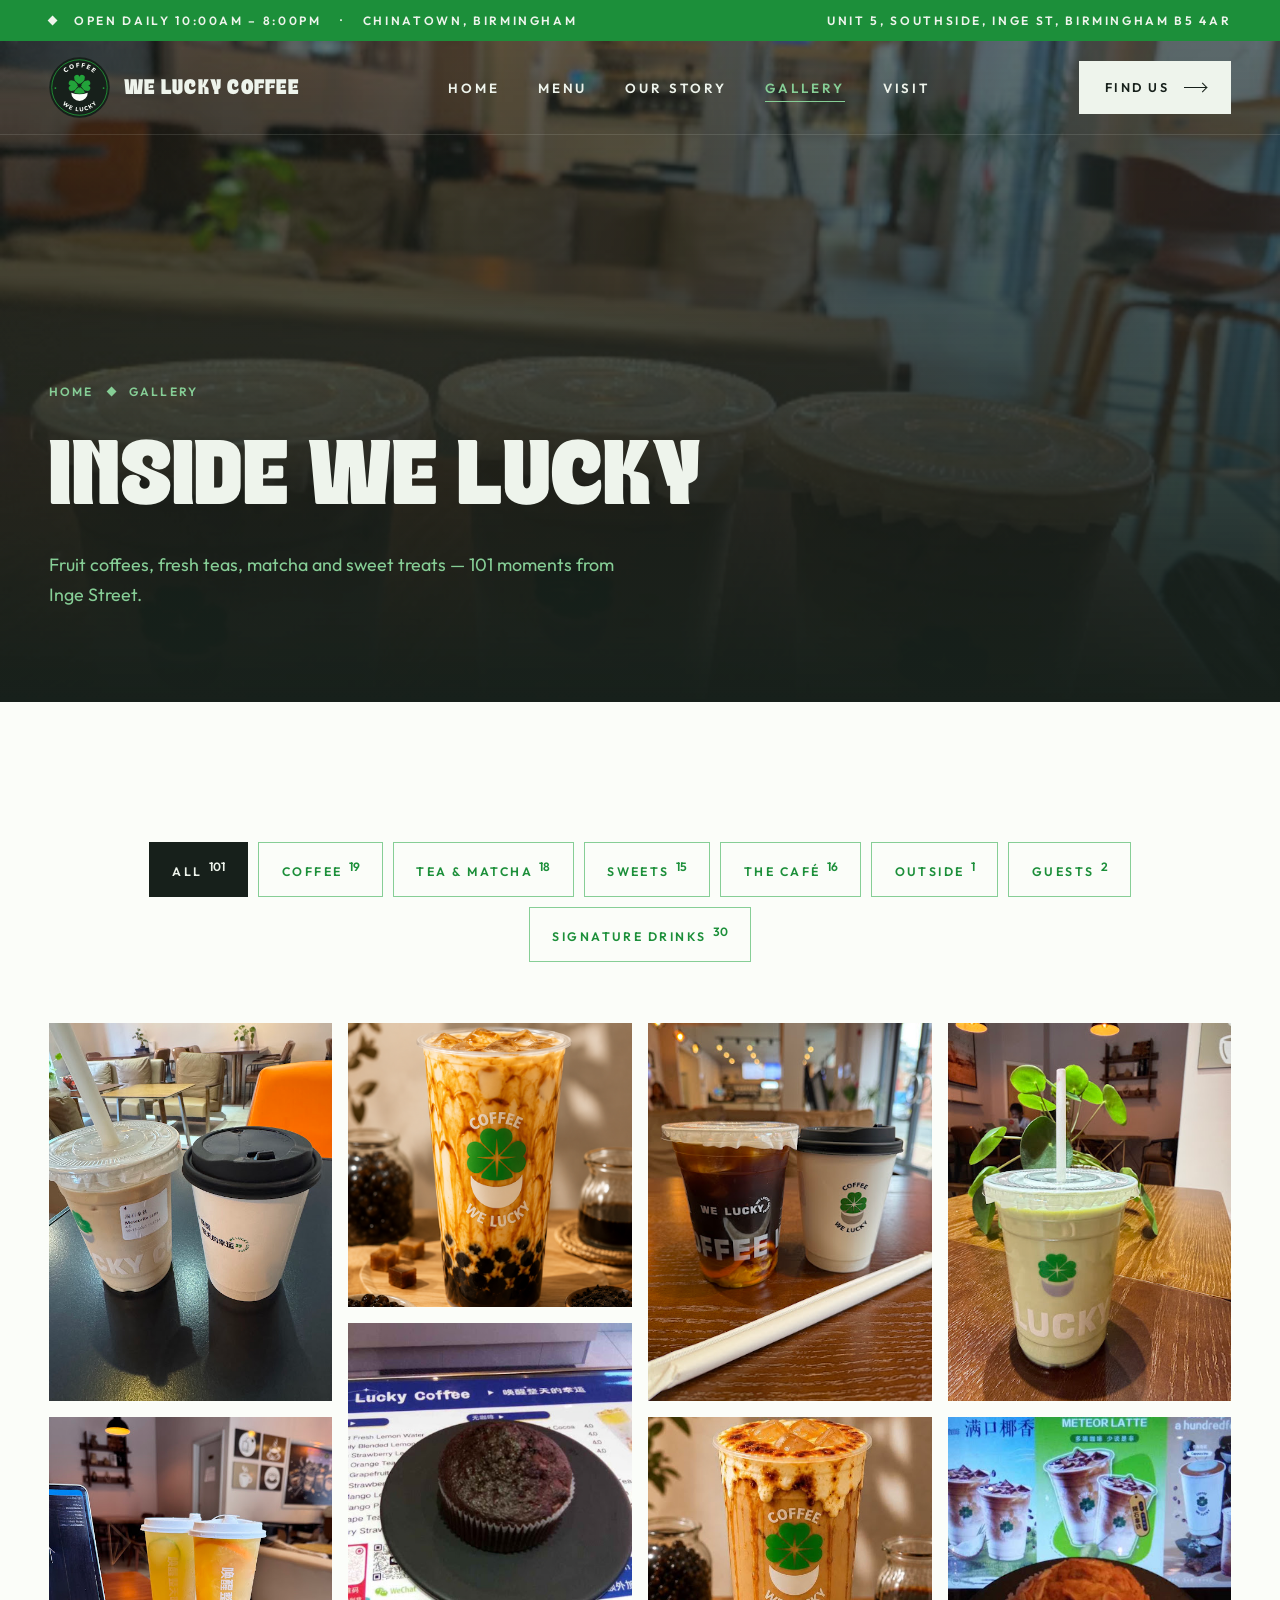
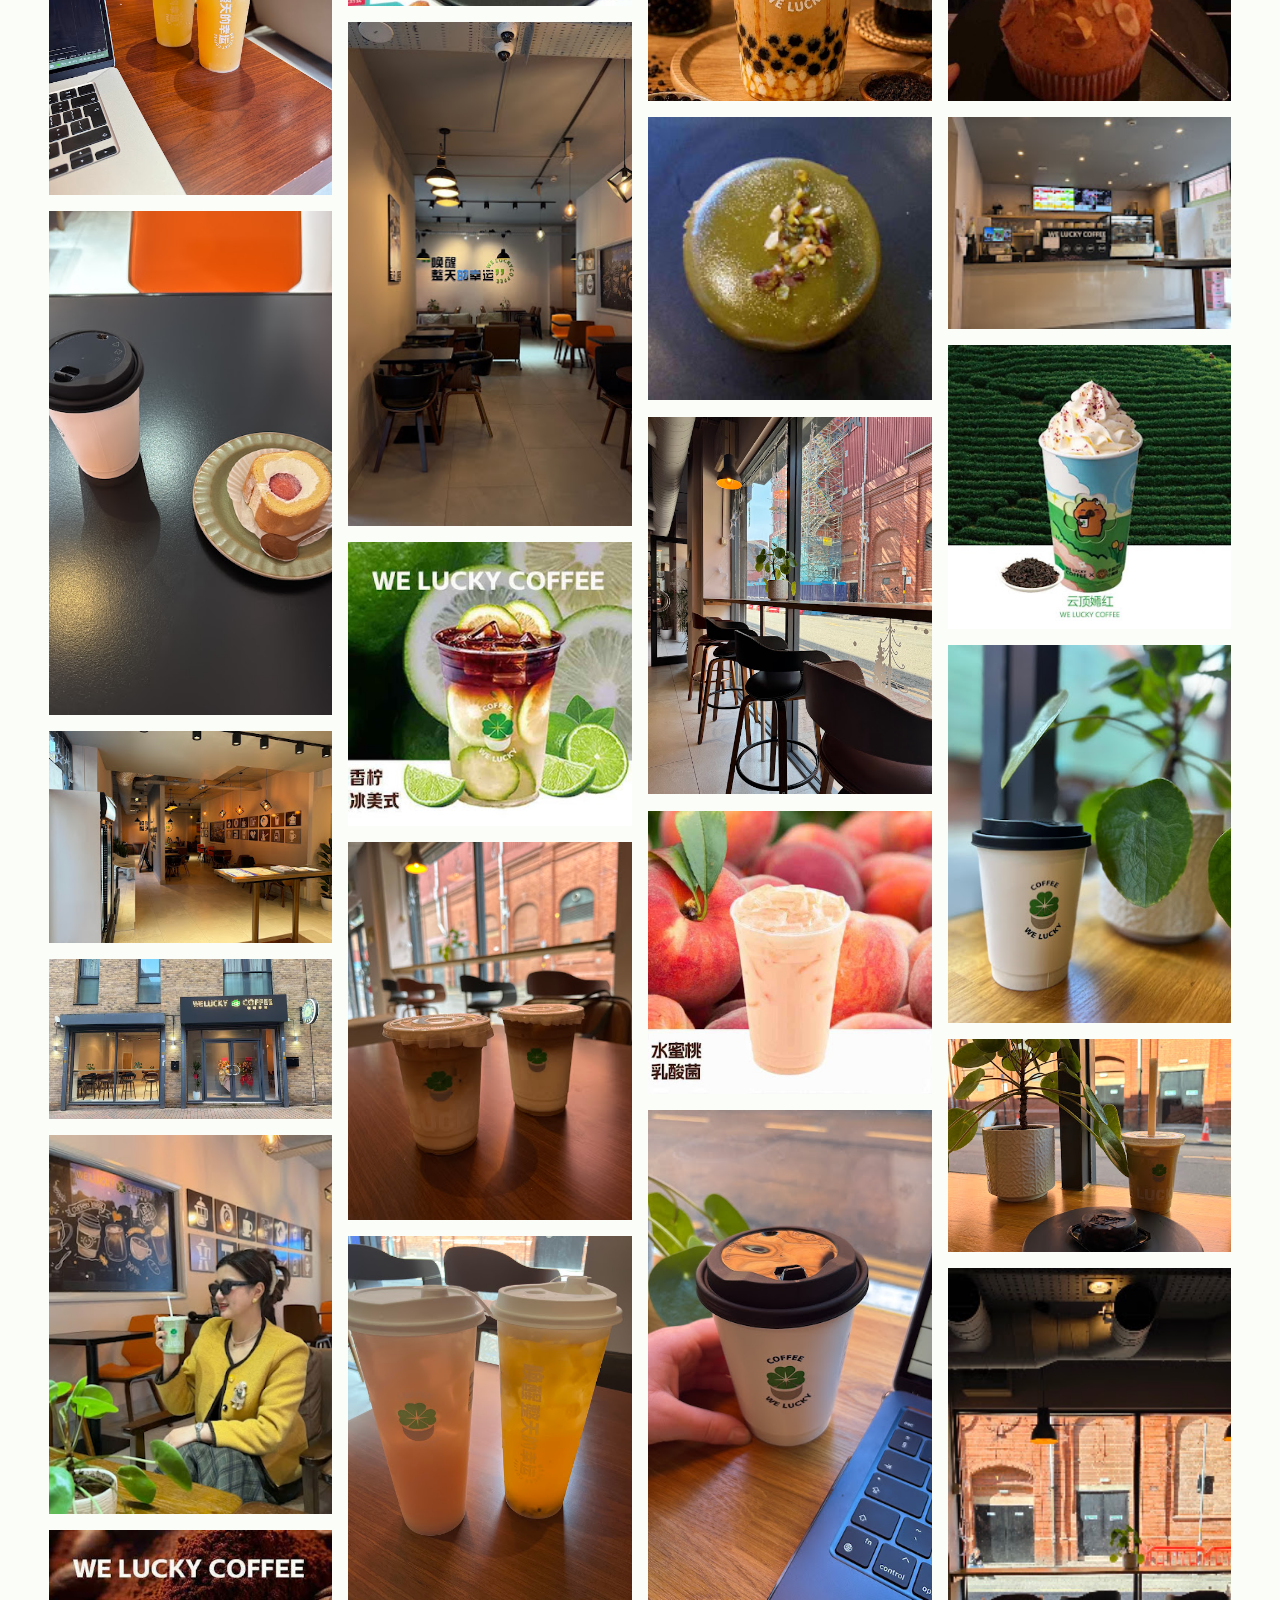
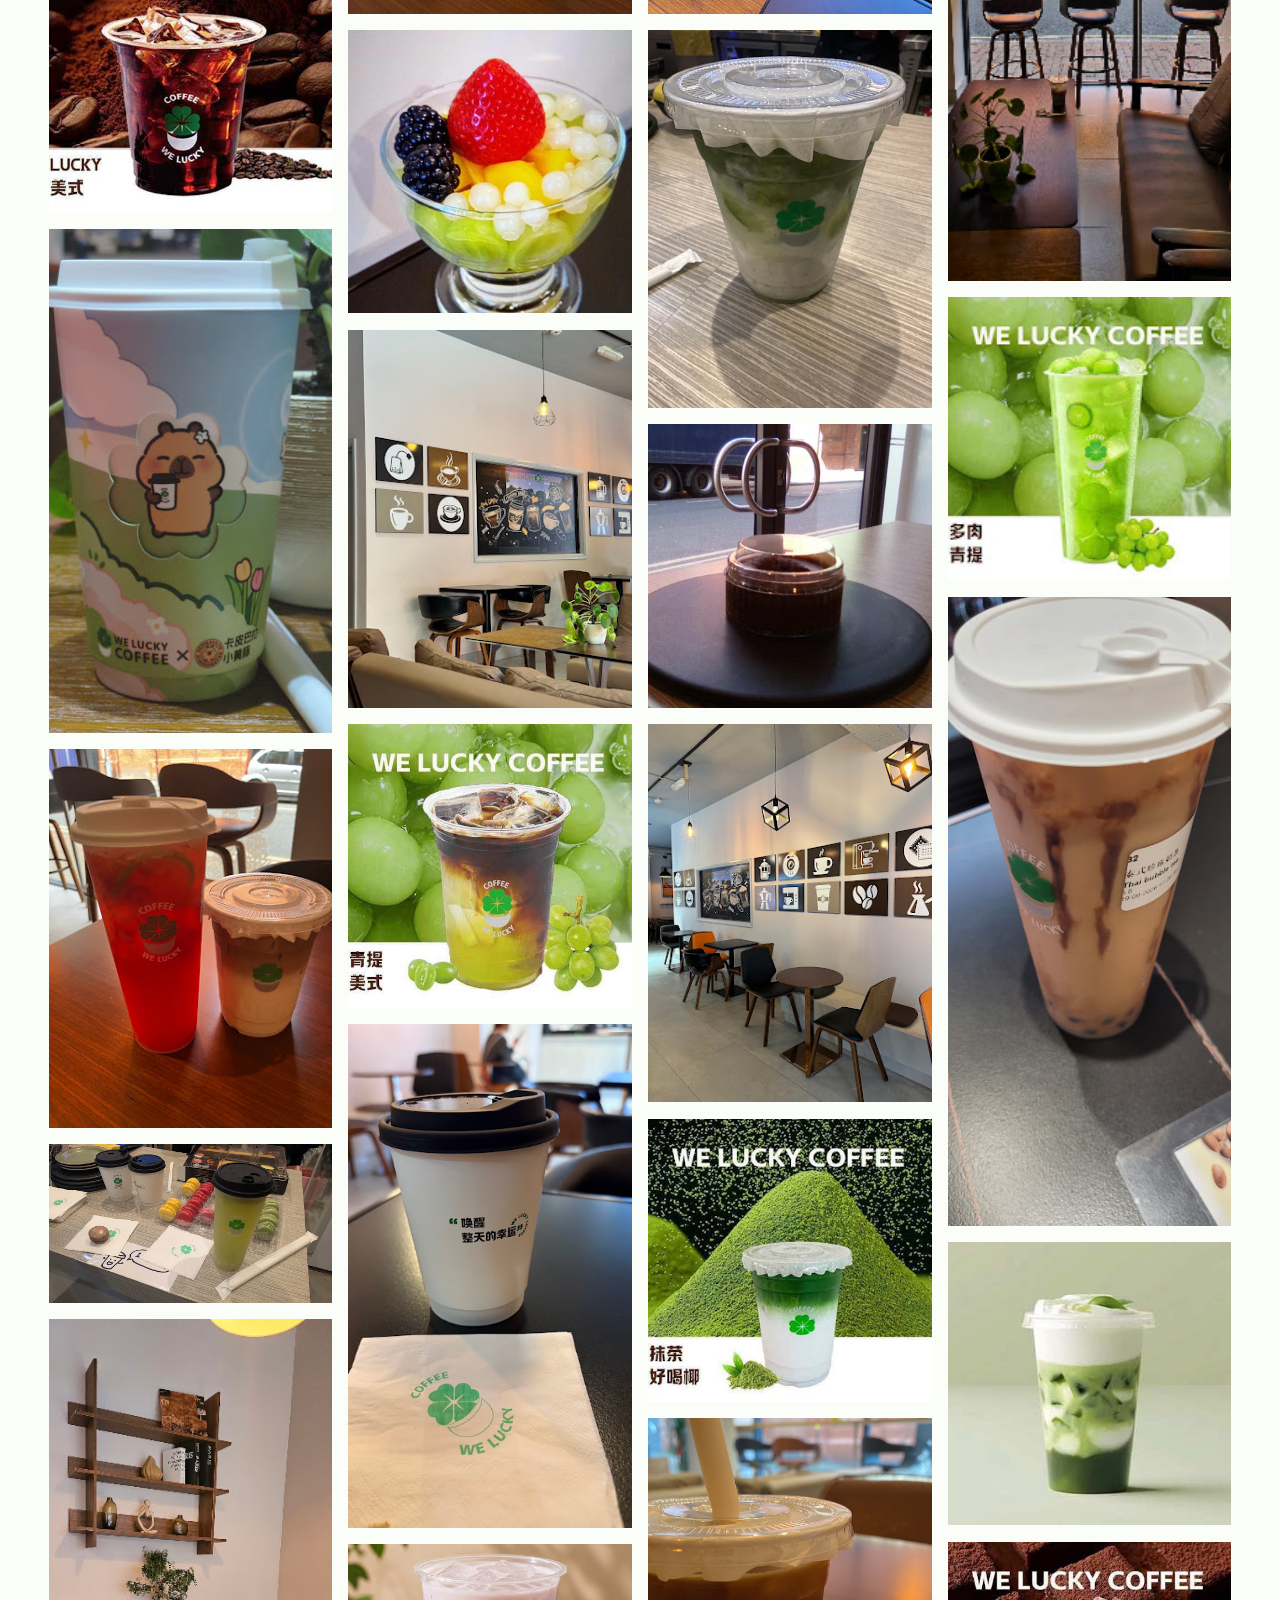
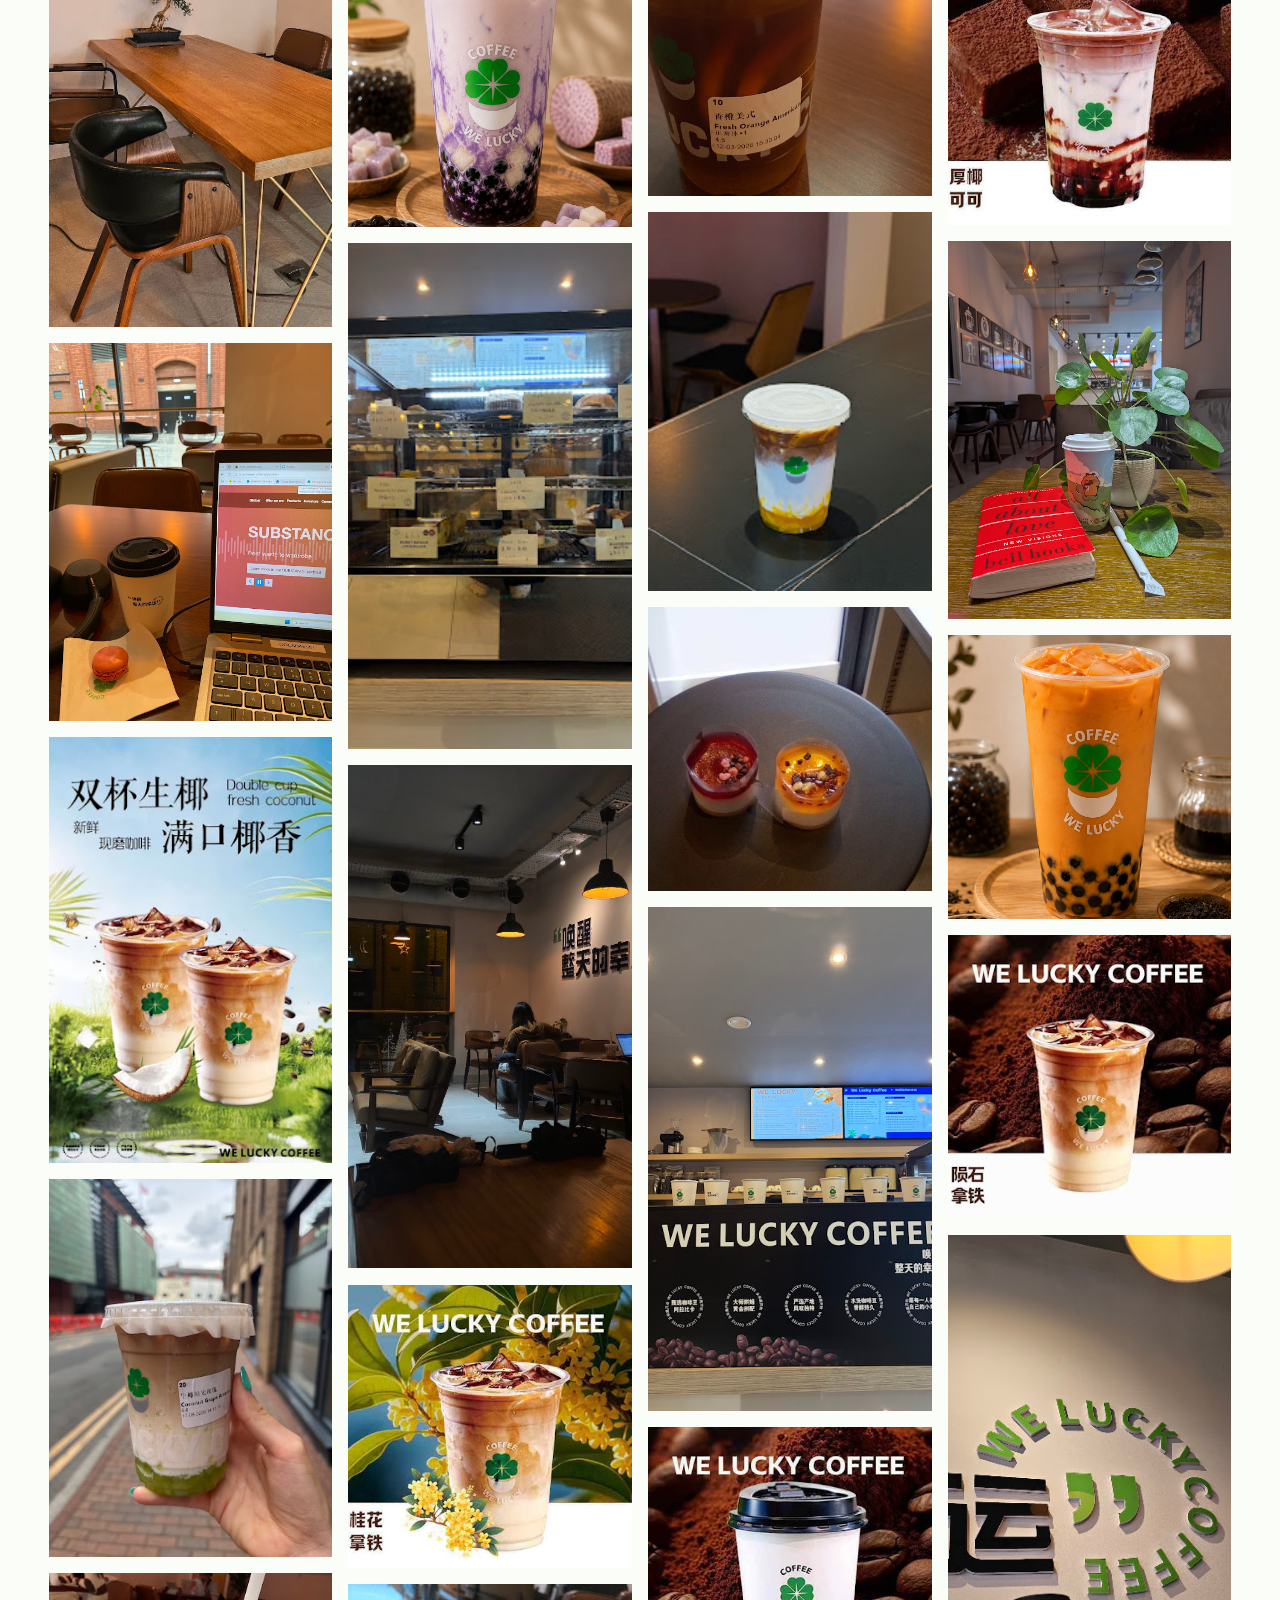
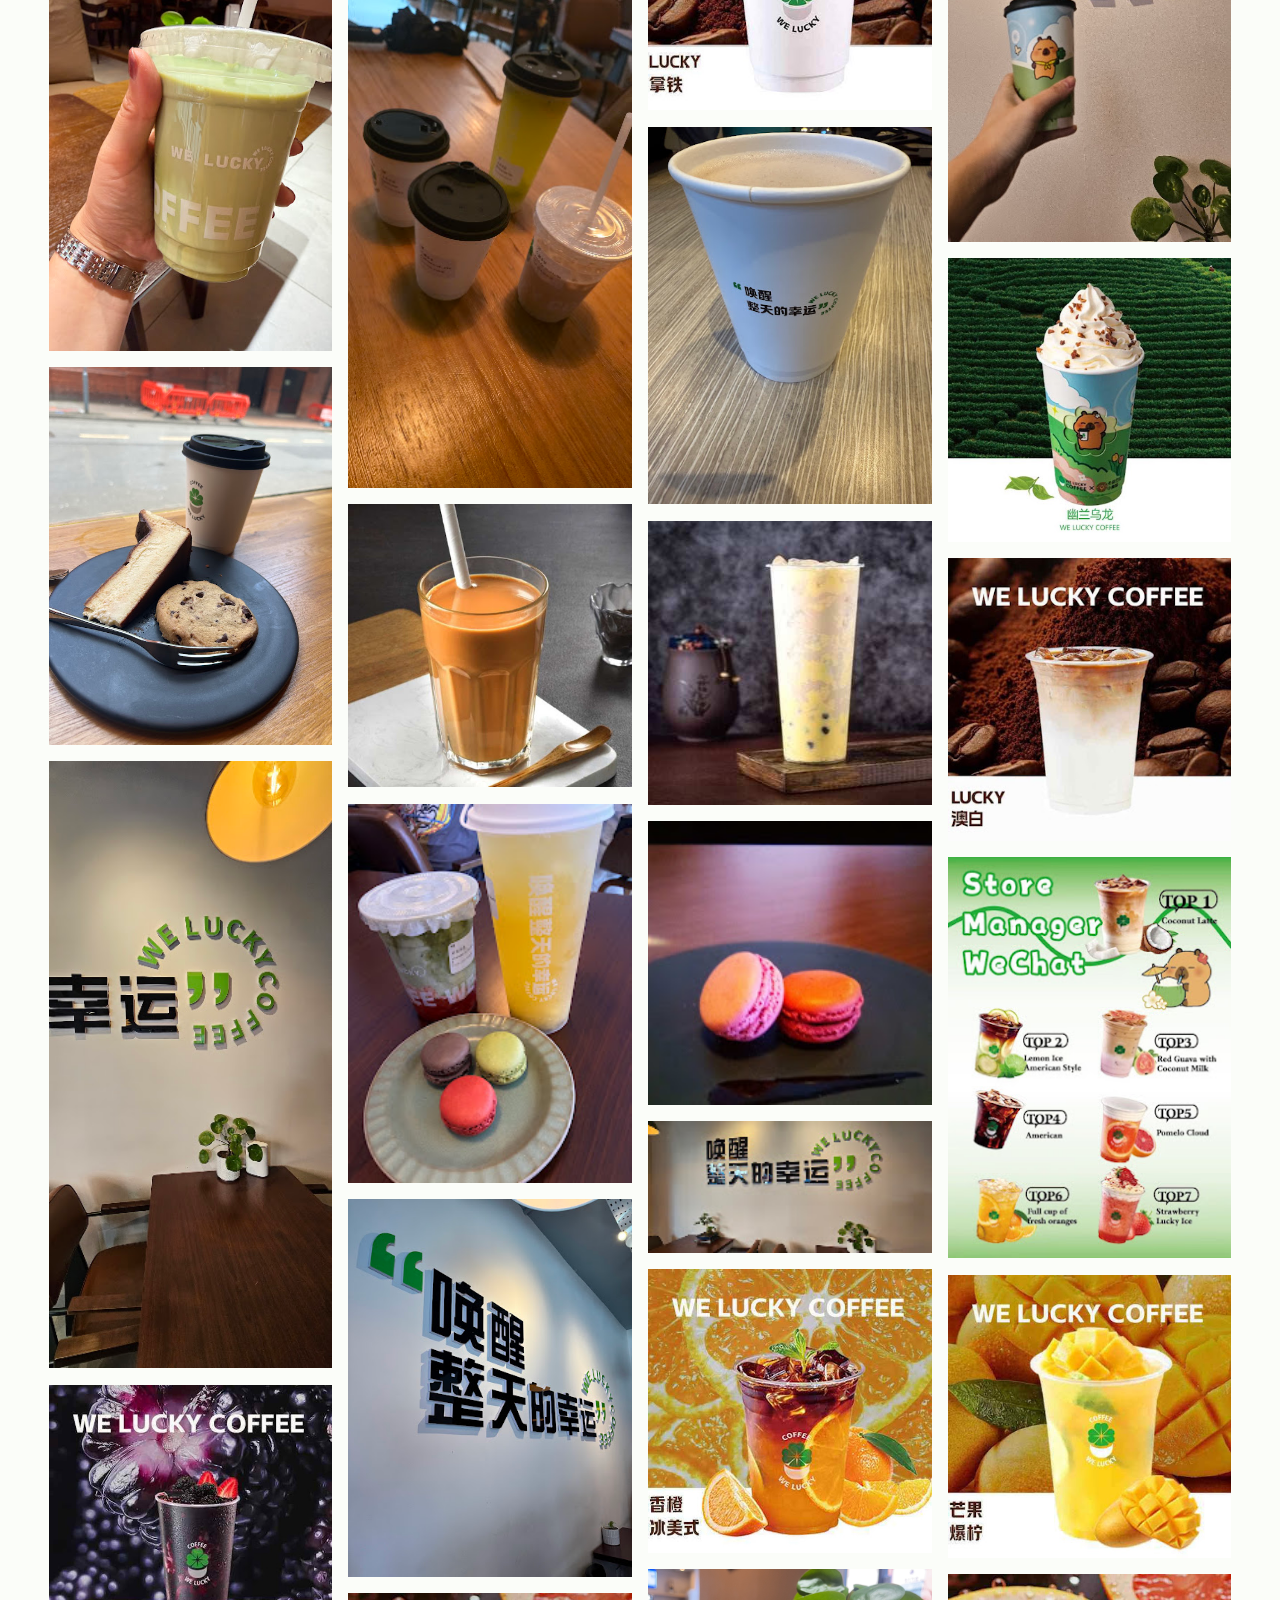
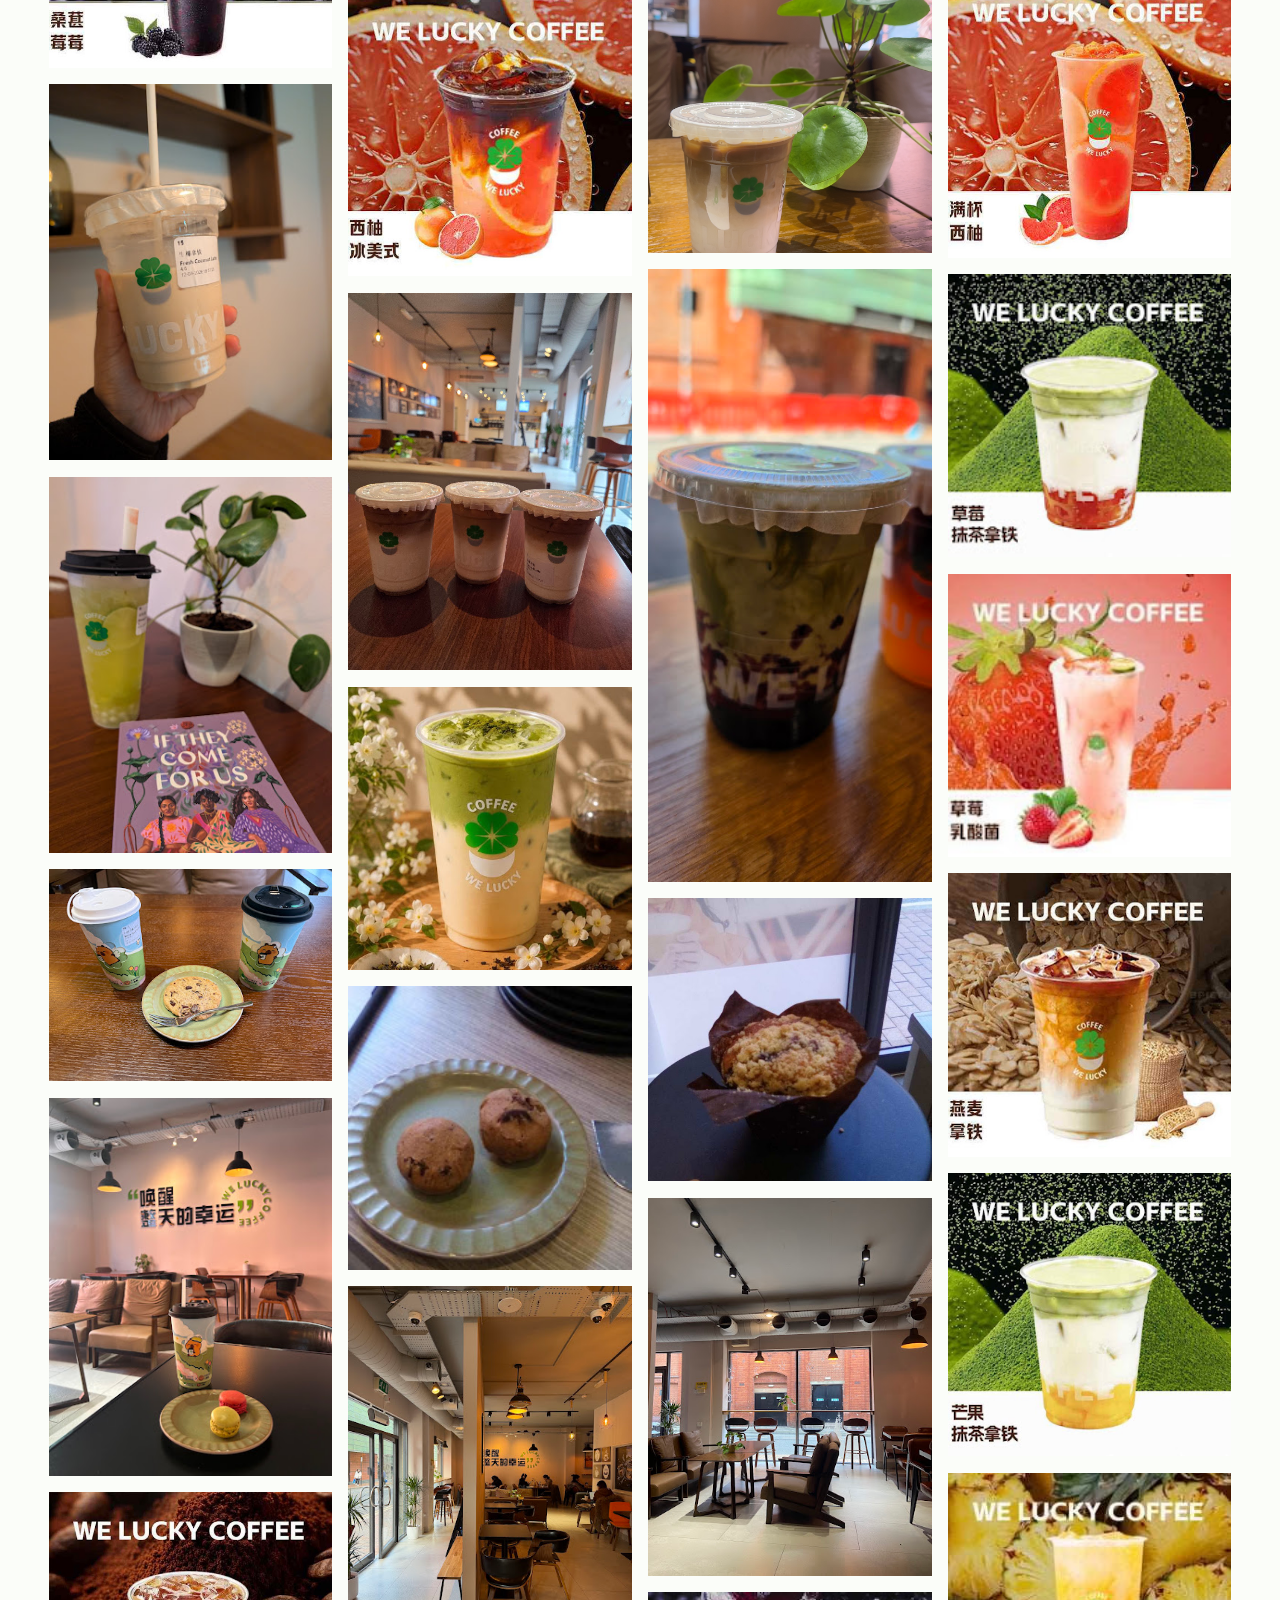
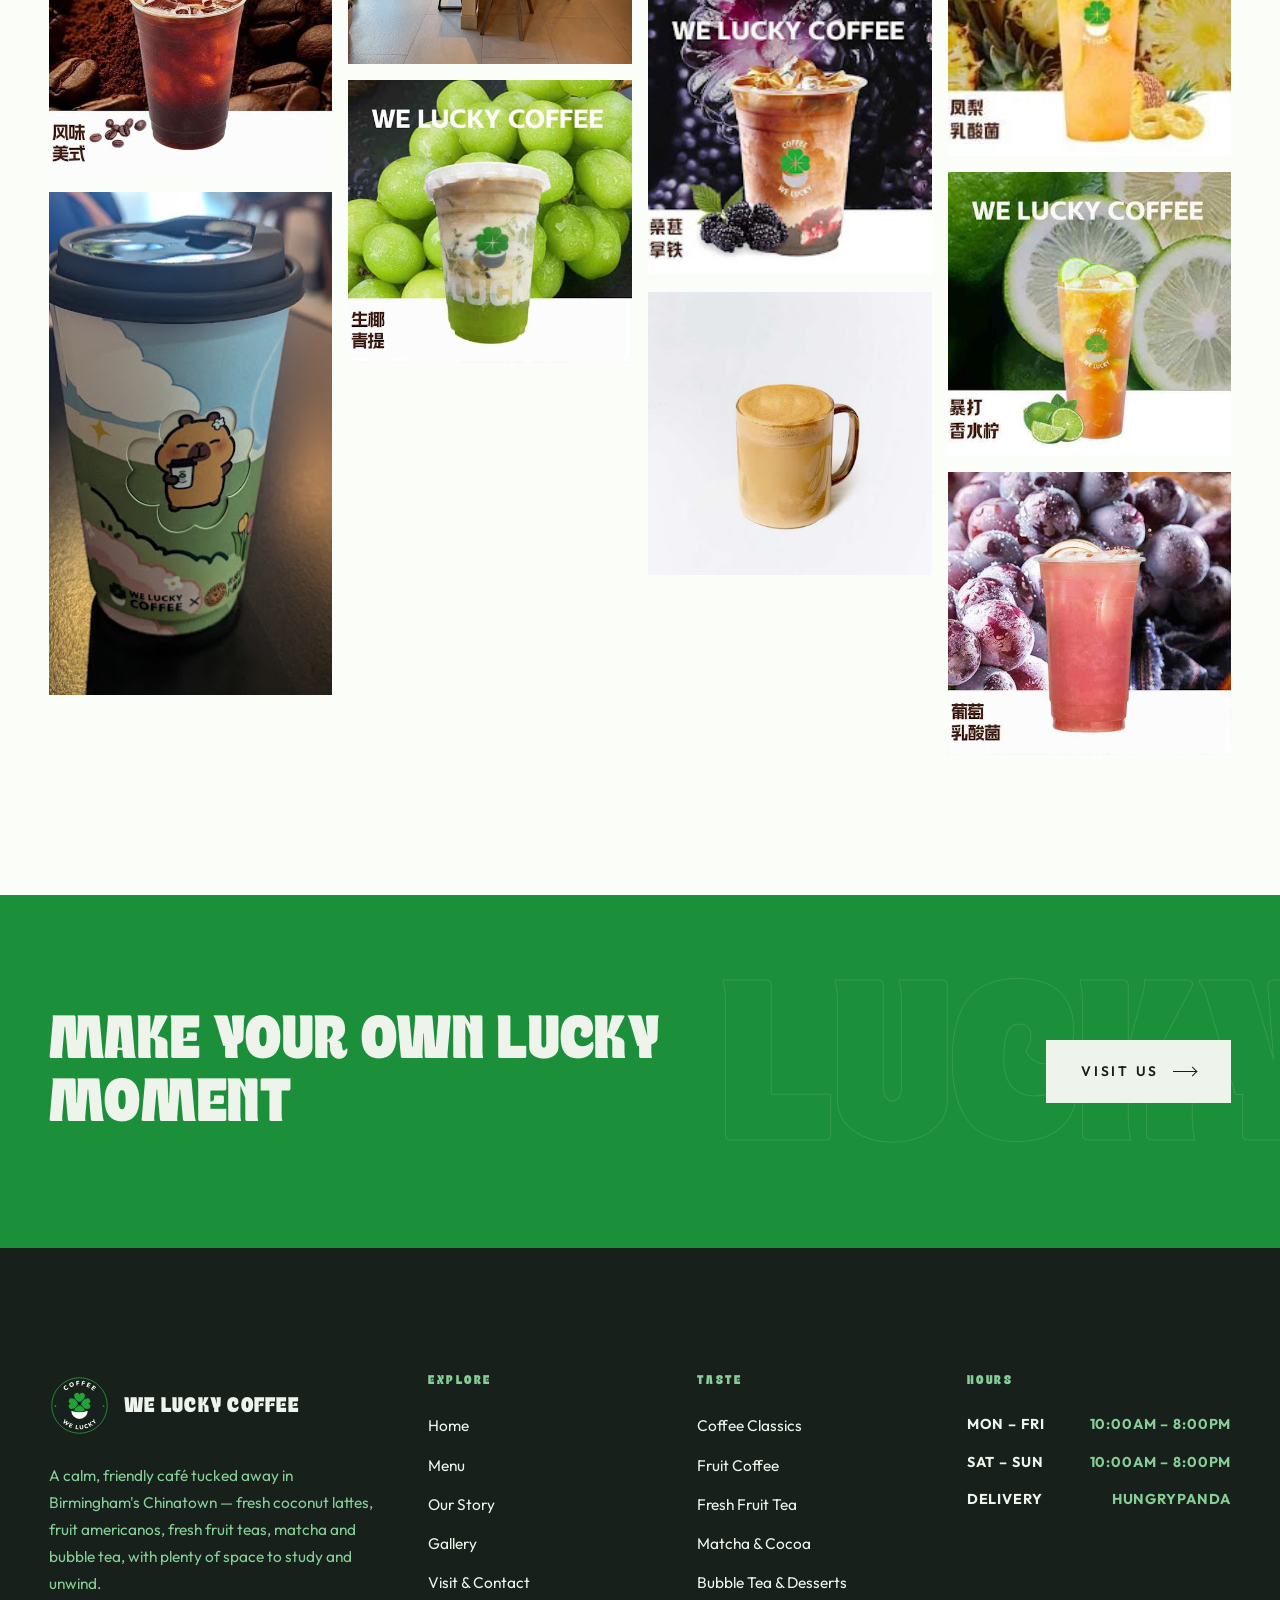
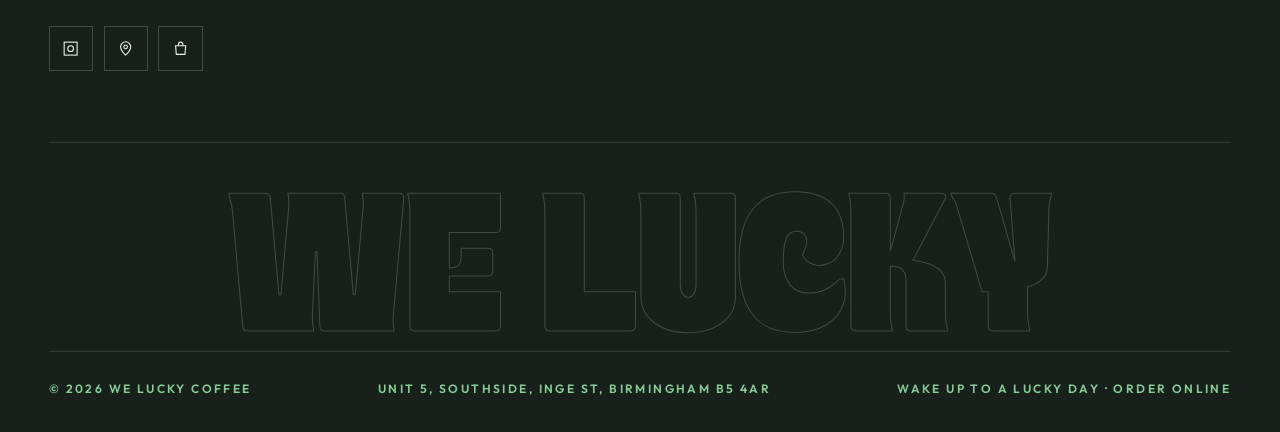
<file: gallery.html>
<!DOCTYPE html>
<html lang="en-GB">
<head>
  <meta charset="UTF-8">
  <meta name="viewport" content="width=device-width, initial-scale=1.0">
  <title>Gallery — WE LUCKY COFFEE</title>
  <meta name="description" content="Photos from WE LUCKY COFFEE in Birmingham Chinatown — coconut lattes, fruit americanos, fresh fruit teas, matcha, bubble tea, desserts and our café.">
  <meta name="theme-color" content="#17201B">
  <meta property="og:title" content="Gallery — WE LUCKY COFFEE">
  <meta property="og:description" content="Photos from WE LUCKY COFFEE in Birmingham Chinatown — coconut lattes, fruit americanos, fresh fruit teas, matcha, bubble tea, desserts and our café.">
  <meta property="og:image" content="assets/images/unnamed%20%2835%29.jpg">
  <link rel="icon" href="assets/logo.svg" type="image/svg+xml">
  <link rel="preconnect" href="https://fonts.googleapis.com">
  <link rel="preconnect" href="https://fonts.gstatic.com" crossorigin>
  <link href="https://fonts.googleapis.com/css2?family=Outfit:wght@400;500;600;700&display=swap" rel="stylesheet">
  <link rel="stylesheet" href="css/style.css">
</head>
<body>

<header class="site-header">
  <div class="topbar">
    <div class="container">
      <div class="t-items"><span class="diamond"></span><span>Open Daily 10:00AM – 8:00PM</span><span class="t-hide">·</span><span class="t-hide">Chinatown, Birmingham</span></div>
      <div class="t-items t-hide"><a href="https://www.google.com/maps/place/WE+LUCKY+COFFEE/@52.473959,-1.8978875,17z/data=!4m6!3m5!1s0x4870bd508e21e209:0x8a0bd42604414a4!8m2!3d52.473959!4d-1.8978875!16s%2Fg%2F11yl7nwxsk" target="_blank" rel="noopener">Unit 5, Southside, Inge St, Birmingham B5 4AR</a></div>
    </div>
  </div>
  <nav class="navbar" aria-label="Main">
    <div class="container">
      <a href="index.html" class="logo" aria-label="WE LUCKY COFFEE home">
        <span class="logo-mark"><img src="assets/logo.svg" alt="" width="60" height="60"></span>
        <span class="logo-text"><strong>WE LUCKY COFFEE</strong></span>
      </a>
      <ul class="nav-links">
        <li><a href="index.html">Home</a></li>
        <li><a href="menu.html">Menu</a></li>
        <li><a href="about.html">Our Story</a></li>
        <li><a href="gallery.html" class="active" aria-current="page">Gallery</a></li>
        <li><a href="visit.html">Visit</a></li>
      </ul>
      <a href="visit.html" class="btn btn--light nav-cta">Find Us <span class="arrow"></span></a>
      <button class="menu-toggle" aria-label="Open menu" aria-expanded="false"><span></span><span></span><span></span></button>
    </div>
  </nav>
</header>

<div class="mobile-nav" aria-label="Mobile">
  <a class="m-link" href="index.html"><small>01</small>Home</a>
  <a class="m-link" href="menu.html"><small>02</small>Menu</a>
  <a class="m-link" href="about.html"><small>03</small>Our Story</a>
  <a class="m-link" href="gallery.html"><small>04</small>Gallery</a>
  <a class="m-link" href="visit.html"><small>05</small>Visit</a>
  <div class="m-foot">Open Daily 10:00AM – 8:00PM<br>Unit 5, Southside, Inge St<br>Birmingham B5 4AR</div>
</div>

<main>
<section class="page-hero">
  <div class="bg" data-parallax style="background-image:url('assets/images/unnamed%20%2860%29.jpg')"></div>
  <div class="container">
    <div class="crumbs"><a href="index.html">Home</a><span class="diamond"></span><span>Gallery</span></div>
    <div class="hero-foot">
      <div>
        <h1>Inside We Lucky</h1>
        <p class="lead">Fruit coffees, fresh teas, matcha and sweet treats — 101 moments from Inge Street.</p>
      </div>
    </div>
  </div>
</section>

<section class="section bg-white">
  <div class="container">
    <div class="filters reveal">
      <button class="filter-btn active" data-filter="all">All<sup>101</sup></button>
      <button class="filter-btn" data-filter="coffee">Coffee<sup>19</sup></button>
      <button class="filter-btn" data-filter="tea">Tea & Matcha<sup>18</sup></button>
      <button class="filter-btn" data-filter="sweets">Sweets<sup>15</sup></button>
      <button class="filter-btn" data-filter="space">The Café<sup>16</sup></button>
      <button class="filter-btn" data-filter="outside">Outside<sup>1</sup></button>
      <button class="filter-btn" data-filter="people">Guests<sup>2</sup></button>
      <button class="filter-btn" data-filter="menu">Signature Drinks<sup>30</sup></button>
    </div>
    <div class="masonry">
      <button class="g-item reveal" data-cat="coffee"><img src="assets/images/unnamed%20%2811%29.jpg" alt="Iced & hot lattes" loading="lazy"><span class="g-cap">Iced & hot lattes</span></button>
      <button class="g-item reveal" data-cat="tea"><img src="assets/images/unnamed%20%2825%29.jpg" alt="Mango lemon teas" loading="lazy"><span class="g-cap">Mango lemon teas</span></button>
      <button class="g-item reveal" data-cat="sweets"><img src="assets/images/unnamed%20%2810%29.jpg" alt="Coffee & Swiss roll" loading="lazy"><span class="g-cap">Coffee & Swiss roll</span></button>
      <button class="g-item reveal" data-cat="space"><img src="assets/images/unnamed%20%28100%29.jpg" alt="The café" loading="lazy"><span class="g-cap">The café</span></button>
      <button class="g-item reveal" data-cat="outside"><img src="assets/images/unnamed%20%2835%29.jpg" alt="WE LUCKY COFFEE on Inge Street" loading="lazy"><span class="g-cap">WE LUCKY COFFEE on Inge Street</span></button>
      <button class="g-item reveal" data-cat="people"><img src="assets/images/unnamed%20-%202026-09-30T033535.577.jpg" alt="A lucky afternoon" loading="lazy"><span class="g-cap">A lucky afternoon</span></button>
      <button class="g-item reveal" data-cat="menu"><img src="assets/images/unnamed%20%282%29.jpg" alt="Lucky Americano" loading="lazy"><span class="g-cap">Lucky Americano</span></button>
      <button class="g-item reveal" data-cat="coffee"><img src="assets/images/unnamed%20%2820%29.jpg" alt="The capybara cup" loading="lazy"><span class="g-cap">The capybara cup</span></button>
      <button class="g-item reveal" data-cat="tea"><img src="assets/images/unnamed%20%2827%29.jpg" alt="Strawberry tea & latte" loading="lazy"><span class="g-cap">Strawberry tea & latte</span></button>
      <button class="g-item reveal" data-cat="sweets"><img src="assets/images/unnamed%20%2826%29.jpg" alt="Macarons & drinks" loading="lazy"><span class="g-cap">Macarons & drinks</span></button>
      <button class="g-item reveal" data-cat="space"><img src="assets/images/unnamed%20%2814%29.jpg" alt="Study corner" loading="lazy"><span class="g-cap">Study corner</span></button>
      <button class="g-item reveal" data-cat="people"><img src="assets/images/unnamed%20-%202026-09-30T033536.413.jpg" alt="Working at We Lucky" loading="lazy"><span class="g-cap">Working at We Lucky</span></button>
      <button class="g-item reveal" data-cat="menu"><img src="assets/images/unnamed%20%2828%29.jpg" alt="Double coconut latte" loading="lazy"><span class="g-cap">Double coconut latte</span></button>
      <button class="g-item reveal" data-cat="coffee"><img src="assets/images/unnamed%20%2822%29.jpg" alt="Coconut latte to go" loading="lazy"><span class="g-cap">Coconut latte to go</span></button>
      <button class="g-item reveal" data-cat="tea"><img src="assets/images/unnamed%20%2830%29.jpg" alt="Matcha latte" loading="lazy"><span class="g-cap">Matcha latte</span></button>
      <button class="g-item reveal" data-cat="sweets"><img src="assets/images/unnamed%20%2864%29.jpg" alt="Cake & cookie" loading="lazy"><span class="g-cap">Cake & cookie</span></button>
      <button class="g-item reveal" data-cat="space"><img src="assets/images/unnamed%20%2815%29.jpg" alt="The lucky clover wall" loading="lazy"><span class="g-cap">The lucky clover wall</span></button>
      <button class="g-item reveal" data-cat="menu"><img src="assets/images/unnamed%20%284%29.jpg" alt="Mulberry berry tea" loading="lazy"><span class="g-cap">Mulberry berry tea</span></button>
      <button class="g-item reveal" data-cat="coffee"><img src="assets/images/unnamed%20%2846%29.jpg" alt="Iced latte" loading="lazy"><span class="g-cap">Iced latte</span></button>
      <button class="g-item reveal" data-cat="tea"><img src="assets/images/unnamed%20%2845%29.jpg" alt="Green grape tea" loading="lazy"><span class="g-cap">Green grape tea</span></button>
      <button class="g-item reveal" data-cat="sweets"><img src="assets/images/unnamed%20%288%29.jpg" alt="Coffee & cookie" loading="lazy"><span class="g-cap">Coffee & cookie</span></button>
      <button class="g-item reveal" data-cat="space"><img src="assets/images/unnamed%20%2821%29.jpg" alt="Lounge & macarons" loading="lazy"><span class="g-cap">Lounge & macarons</span></button>
      <button class="g-item reveal" data-cat="menu"><img src="assets/images/unnamed%20%285%29.jpg" alt="Flavoured americano" loading="lazy"><span class="g-cap">Flavoured americano</span></button>
      <button class="g-item reveal" data-cat="coffee"><img src="assets/images/unnamed%20%2850%29.jpg" alt="Limited-edition cup" loading="lazy"><span class="g-cap">Limited-edition cup</span></button>
      <button class="g-item reveal" data-cat="tea"><img src="assets/images/unnamed%20%285%29.png" alt="Caramel bubble tea" loading="lazy"><span class="g-cap">Caramel bubble tea</span></button>
      <button class="g-item reveal" data-cat="sweets"><img src="assets/images/unnamed%20%2886%29.jpg" alt="Chocolate muffin" loading="lazy"><span class="g-cap">Chocolate muffin</span></button>
      <button class="g-item reveal" data-cat="space"><img src="assets/images/unnamed%20%2829%29.jpg" alt="Seating area" loading="lazy"><span class="g-cap">Seating area</span></button>
      <button class="g-item reveal" data-cat="menu"><img src="assets/images/unnamed%20%2875%29.jpg" alt="Lemon iced americano" loading="lazy"><span class="g-cap">Lemon iced americano</span></button>
      <button class="g-item reveal" data-cat="coffee"><img src="assets/images/unnamed%20%2853%29.jpg" alt="Lattes by the window" loading="lazy"><span class="g-cap">Lattes by the window</span></button>
      <button class="g-item reveal" data-cat="tea"><img src="assets/images/unnamed%20%2863%29.jpg" alt="Peach & orange teas" loading="lazy"><span class="g-cap">Peach & orange teas</span></button>
      <button class="g-item reveal" data-cat="sweets"><img src="assets/images/unnamed%20%2894%29.jpg" alt="Fruit bowl" loading="lazy"><span class="g-cap">Fruit bowl</span></button>
      <button class="g-item reveal" data-cat="space"><img src="assets/images/unnamed%20%2833%29.jpg" alt="The coffee wall" loading="lazy"><span class="g-cap">The coffee wall</span></button>
      <button class="g-item reveal" data-cat="menu"><img src="assets/images/unnamed%20%2878%29.jpg" alt="Green grape americano" loading="lazy"><span class="g-cap">Green grape americano</span></button>
      <button class="g-item reveal" data-cat="coffee"><img src="assets/images/unnamed%20%2858%29.jpg" alt="Hot coffee" loading="lazy"><span class="g-cap">Hot coffee</span></button>
      <button class="g-item reveal" data-cat="tea"><img src="assets/images/unnamed%20%287%29.png" alt="Taro bubble tea" loading="lazy"><span class="g-cap">Taro bubble tea</span></button>
      <button class="g-item reveal" data-cat="sweets"><img src="assets/images/unnamed%20-%202026-09-30T033535.714.jpg" alt="Dessert fridge" loading="lazy"><span class="g-cap">Dessert fridge</span></button>
      <button class="g-item reveal" data-cat="space"><img src="assets/images/unnamed%20%2856%29.jpg" alt="Study time" loading="lazy"><span class="g-cap">Study time</span></button>
      <button class="g-item reveal" data-cat="menu"><img src="assets/images/unnamed%20%2880%29.jpg" alt="Osmanthus latte" loading="lazy"><span class="g-cap">Osmanthus latte</span></button>
      <button class="g-item reveal" data-cat="coffee"><img src="assets/images/unnamed%20%2859%29.jpg" alt="Coffee for friends" loading="lazy"><span class="g-cap">Coffee for friends</span></button>
      <button class="g-item reveal" data-cat="tea"><img src="assets/images/unnamed%20%2872%29.jpg" alt="Thai milk tea" loading="lazy"><span class="g-cap">Thai milk tea</span></button>
      <button class="g-item reveal" data-cat="sweets"><img src="assets/images/unnamed%20-%202026-09-30T033536.345.jpg" alt="Macarons & fruit tea" loading="lazy"><span class="g-cap">Macarons & fruit tea</span></button>
      <button class="g-item reveal" data-cat="space"><img src="assets/images/unnamed%20%2865%29.jpg" alt="Wake up to a lucky day" loading="lazy"><span class="g-cap">Wake up to a lucky day</span></button>
      <button class="g-item reveal" data-cat="menu"><img src="assets/images/unnamed%20%2881%29.jpg" alt="Grapefruit americano" loading="lazy"><span class="g-cap">Grapefruit americano</span></button>
      <button class="g-item reveal" data-cat="coffee"><img src="assets/images/unnamed%20%2860%29.jpg" alt="Three iced lattes" loading="lazy"><span class="g-cap">Three iced lattes</span></button>
      <button class="g-item reveal" data-cat="tea"><img src="assets/images/unnamed%20-%202026-09-30T033535.569.jpg" alt="Jasmine matcha latte" loading="lazy"><span class="g-cap">Jasmine matcha latte</span></button>
      <button class="g-item reveal" data-cat="sweets"><img src="assets/images/unnamed%20-%202026-09-30T033536.350.jpg" alt="Muffins" loading="lazy"><span class="g-cap">Muffins</span></button>
      <button class="g-item reveal" data-cat="space"><img src="assets/images/unnamed%20%2867%29.jpg" alt="Inside on Inge Street" loading="lazy"><span class="g-cap">Inside on Inge Street</span></button>
      <button class="g-item reveal" data-cat="menu"><img src="assets/images/unnamed%20%2882%29.jpg" alt="Coconut green grape" loading="lazy"><span class="g-cap">Coconut green grape</span></button>
      <button class="g-item reveal" data-cat="coffee"><img src="assets/images/unnamed%20%2861%29.jpg" alt="Americano & latte" loading="lazy"><span class="g-cap">Americano & latte</span></button>
      <button class="g-item reveal" data-cat="tea"><img src="assets/images/unnamed%20-%202026-09-30T033536.341.jpg" alt="Crème brûlée bubble tea" loading="lazy"><span class="g-cap">Crème brûlée bubble tea</span></button>
      <button class="g-item reveal" data-cat="sweets"><img src="assets/images/unnamed%20-%202026-09-30T033536.415.jpg" alt="Matcha cake" loading="lazy"><span class="g-cap">Matcha cake</span></button>
      <button class="g-item reveal" data-cat="space"><img src="assets/images/unnamed%20%2874%29.jpg" alt="Window bar" loading="lazy"><span class="g-cap">Window bar</span></button>
      <button class="g-item reveal" data-cat="menu"><img src="assets/images/unnamed%20%2883%29.jpg" alt="White peach probiotic tea" loading="lazy"><span class="g-cap">White peach probiotic tea</span></button>
      <button class="g-item reveal" data-cat="coffee"><img src="assets/images/unnamed%20%2862%29.jpg" alt="Laptop & latte" loading="lazy"><span class="g-cap">Laptop & latte</span></button>
      <button class="g-item reveal" data-cat="tea"><img src="assets/images/unnamed%20-%202026-09-30T033536.346.jpg" alt="Iced matcha" loading="lazy"><span class="g-cap">Iced matcha</span></button>
      <button class="g-item reveal" data-cat="sweets"><img src="assets/images/unnamed%20-%202026-09-30T033537.197.jpg" alt="Chocolate lava cake" loading="lazy"><span class="g-cap">Chocolate lava cake</span></button>
      <button class="g-item reveal" data-cat="space"><img src="assets/images/unnamed%20%289%29.jpg" alt="Café interior" loading="lazy"><span class="g-cap">Café interior</span></button>
      <button class="g-item reveal" data-cat="menu"><img src="assets/images/unnamed%20%2892%29.jpg" alt="Coconut matcha" loading="lazy"><span class="g-cap">Coconut matcha</span></button>
      <button class="g-item reveal" data-cat="coffee"><img src="assets/images/unnamed%20%2866%29.jpg" alt="Fresh orange americano" loading="lazy"><span class="g-cap">Fresh orange americano</span></button>
      <button class="g-item reveal" data-cat="tea"><img src="assets/images/unnamed%20-%202026-09-30T033536.349.jpg" alt="Layered fruit latte" loading="lazy"><span class="g-cap">Layered fruit latte</span></button>
      <button class="g-item reveal" data-cat="sweets"><img src="assets/images/unnamed%20-%202026-09-30T033537.262.jpg" alt="Dessert cups" loading="lazy"><span class="g-cap">Dessert cups</span></button>
      <button class="g-item reveal" data-cat="space"><img src="assets/images/unnamed%20-%202026-09-30T033536.342.jpg" alt="The counter" loading="lazy"><span class="g-cap">The counter</span></button>
      <button class="g-item reveal" data-cat="menu"><img src="assets/images/unnamed%20%2895%29.jpg" alt="Lucky latte" loading="lazy"><span class="g-cap">Lucky latte</span></button>
      <button class="g-item reveal" data-cat="coffee"><img src="assets/images/unnamed%20%2869%29.jpg" alt="Flat white" loading="lazy"><span class="g-cap">Flat white</span></button>
      <button class="g-item reveal" data-cat="tea"><img src="assets/images/unnamed%20-%202026-09-30T033536.629.jpg" alt="Mango milk tea" loading="lazy"><span class="g-cap">Mango milk tea</span></button>
      <button class="g-item reveal" data-cat="sweets"><img src="assets/images/unnamed%20-%202026-09-30T033538.025.jpg" alt="Macarons" loading="lazy"><span class="g-cap">Macarons</span></button>
      <button class="g-item reveal" data-cat="space"><img src="assets/images/unnamed%20-%202026-09-30T033537.200.jpg" alt="The welcome wall" loading="lazy"><span class="g-cap">The welcome wall</span></button>
      <button class="g-item reveal" data-cat="menu"><img src="assets/images/unnamed%20-%202026-09-30T033535.567.jpg" alt="Orange iced americano" loading="lazy"><span class="g-cap">Orange iced americano</span></button>
      <button class="g-item reveal" data-cat="coffee"><img src="assets/images/unnamed%20%289%29.png" alt="Latte & greenery" loading="lazy"><span class="g-cap">Latte & greenery</span></button>
      <button class="g-item reveal" data-cat="tea"><img src="assets/images/unnamed%20-%202026-09-30T033537.192.jpg" alt="Matcha on the go" loading="lazy"><span class="g-cap">Matcha on the go</span></button>
      <button class="g-item reveal" data-cat="sweets"><img src="assets/images/unnamed%20-%202026-09-30T033538.027.jpg" alt="Crumble muffin" loading="lazy"><span class="g-cap">Crumble muffin</span></button>
      <button class="g-item reveal" data-cat="space"><img src="assets/images/unnamed%20-%202026-09-30T033537.327.jpg" alt="By the windows" loading="lazy"><span class="g-cap">By the windows</span></button>
      <button class="g-item reveal" data-cat="menu"><img src="assets/images/unnamed%20-%202026-09-30T033535.570.jpg" alt="Mulberry latte" loading="lazy"><span class="g-cap">Mulberry latte</span></button>
      <button class="g-item reveal" data-cat="coffee"><img src="assets/images/unnamed%20%2891%29.jpg" alt="Cappuccino" loading="lazy"><span class="g-cap">Cappuccino</span></button>
      <button class="g-item reveal" data-cat="tea"><img src="assets/images/unnamed%20-%202026-09-30T033537.202.jpg" alt="Matcha latte & plant" loading="lazy"><span class="g-cap">Matcha latte & plant</span></button>
      <button class="g-item reveal" data-cat="sweets"><img src="assets/images/unnamed%20-%202026-09-30T033538.029.jpg" alt="Almond muffin" loading="lazy"><span class="g-cap">Almond muffin</span></button>
      <button class="g-item reveal" data-cat="space"><img src="assets/images/unnamed%20-%202026-09-30T033538.021.jpg" alt="Order here" loading="lazy"><span class="g-cap">Order here</span></button>
      <button class="g-item reveal" data-cat="menu"><img src="assets/images/unnamed%20-%202026-09-30T033535.571.jpg" alt="Yun Ding milk tea" loading="lazy"><span class="g-cap">Yun Ding milk tea</span></button>
      <button class="g-item reveal" data-cat="coffee"><img src="assets/images/unnamed%20-%202026-09-30T033535.568.jpg" alt="Takeaway coffee" loading="lazy"><span class="g-cap">Takeaway coffee</span></button>
      <button class="g-item reveal" data-cat="tea"><img src="assets/images/unnamed%20-%202026-09-30T033538.022.jpg" alt="Iced tea & chocolate cake" loading="lazy"><span class="g-cap">Iced tea & chocolate cake</span></button>
      <button class="g-item reveal" data-cat="space"><img src="assets/images/unnamed%20-%202026-09-30T033538.028.jpg" alt="Window stools" loading="lazy"><span class="g-cap">Window stools</span></button>
      <button class="g-item reveal" data-cat="menu"><img src="assets/images/unnamed%20-%202026-09-30T033535.573.jpg" alt="Green grape tea" loading="lazy"><span class="g-cap">Green grape tea</span></button>
      <button class="g-item reveal" data-cat="coffee"><img src="assets/images/unnamed%20-%202026-09-30T033535.572.jpg" alt="Iced latte to go" loading="lazy"><span class="g-cap">Iced latte to go</span></button>
      <button class="g-item reveal" data-cat="tea"><img src="assets/images/unnamed%20-%202026-09-30T033538.265.jpg" alt="Iced matcha latte" loading="lazy"><span class="g-cap">Iced matcha latte</span></button>
      <button class="g-item reveal" data-cat="menu"><img src="assets/images/unnamed%20-%202026-09-30T033535.576.jpg" alt="Coconut cocoa" loading="lazy"><span class="g-cap">Coconut cocoa</span></button>
      <button class="g-item reveal" data-cat="coffee"><img src="assets/images/unnamed%20-%202026-09-30T033535.686.jpg" alt="Coffee & a good book" loading="lazy"><span class="g-cap">Coffee & a good book</span></button>
      <button class="g-item reveal" data-cat="tea"><img src="assets/images/unnamed.png" alt="Thai bubble tea" loading="lazy"><span class="g-cap">Thai bubble tea</span></button>
      <button class="g-item reveal" data-cat="menu"><img src="assets/images/unnamed%20-%202026-09-30T033535.578.jpg" alt="Meteorite latte" loading="lazy"><span class="g-cap">Meteorite latte</span></button>
      <button class="g-item reveal" data-cat="coffee"><img src="assets/images/unnamed%20-%202026-09-30T033535.719.jpg" alt="Lucky to go" loading="lazy"><span class="g-cap">Lucky to go</span></button>
      <button class="g-item reveal" data-cat="menu"><img src="assets/images/unnamed%20-%202026-09-30T033535.715.jpg" alt="Youlan oolong milk tea" loading="lazy"><span class="g-cap">Youlan oolong milk tea</span></button>
      <button class="g-item reveal" data-cat="menu"><img src="assets/images/unnamed%20-%202026-09-30T033536.343.jpg" alt="Lucky flat white" loading="lazy"><span class="g-cap">Lucky flat white</span></button>
      <button class="g-item reveal" data-cat="menu"><img src="assets/images/unnamed%20-%202026-09-30T033536.344.jpg" alt="Our Top 7 drinks" loading="lazy"><span class="g-cap">Our Top 7 drinks</span></button>
      <button class="g-item reveal" data-cat="menu"><img src="assets/images/unnamed%20-%202026-09-30T033537.196.jpg" alt="Mango lemon tea" loading="lazy"><span class="g-cap">Mango lemon tea</span></button>
      <button class="g-item reveal" data-cat="menu"><img src="assets/images/unnamed%20-%202026-09-30T033537.198.jpg" alt="Fresh grapefruit tea" loading="lazy"><span class="g-cap">Fresh grapefruit tea</span></button>
      <button class="g-item reveal" data-cat="menu"><img src="assets/images/unnamed%20-%202026-09-30T033537.199.jpg" alt="Strawberry matcha latte" loading="lazy"><span class="g-cap">Strawberry matcha latte</span></button>
      <button class="g-item reveal" data-cat="menu"><img src="assets/images/unnamed%20-%202026-09-30T033538.023.jpg" alt="Strawberry probiotic tea" loading="lazy"><span class="g-cap">Strawberry probiotic tea</span></button>
      <button class="g-item reveal" data-cat="menu"><img src="assets/images/unnamed%20-%202026-09-30T033538.024.jpg" alt="Oat latte" loading="lazy"><span class="g-cap">Oat latte</span></button>
      <button class="g-item reveal" data-cat="menu"><img src="assets/images/unnamed%20-%202026-09-30T033538.032.jpg" alt="Mango matcha latte" loading="lazy"><span class="g-cap">Mango matcha latte</span></button>
      <button class="g-item reveal" data-cat="menu"><img src="assets/images/unnamed%20-%202026-09-30T033538.263.jpg" alt="Pineapple probiotic tea" loading="lazy"><span class="g-cap">Pineapple probiotic tea</span></button>
      <button class="g-item reveal" data-cat="menu"><img src="assets/images/unnamed%20-%202026-09-30T033538.739.jpg" alt="Smashed lemon tea" loading="lazy"><span class="g-cap">Smashed lemon tea</span></button>
      <button class="g-item reveal" data-cat="menu"><img src="assets/images/unnamed%20-%202026-09-30T033538.741.jpg" alt="Grape probiotic tea" loading="lazy"><span class="g-cap">Grape probiotic tea</span></button>
    </div>
  </div>
</section>

<div class="lightbox" role="dialog" aria-modal="true" aria-label="Image viewer">
  <button class="lb-btn lb-close" aria-label="Close"><svg viewBox="0 0 24 24"><path d="M6 6l12 12M18 6L6 18"/></svg></button>
  <button class="lb-btn lb-prev" aria-label="Previous"><svg viewBox="0 0 24 24"><path d="M15 5l-7 7 7 7"/></svg></button>
  <figure><img alt=""><figcaption></figcaption></figure>
  <button class="lb-btn lb-next" aria-label="Next"><svg viewBox="0 0 24 24"><path d="M9 5l7 7-7 7"/></svg></button>
</div>

<section class="cta-band">
  <div class="ghost-word" aria-hidden="true">Lucky</div>
  <div class="container">
    <h2 class="reveal">Make Your Own Lucky Moment</h2>
    <a href="visit.html" class="btn btn--light reveal">Visit Us <span class="arrow"></span></a>
  </div>
</section>
</main>

<footer class="site-footer">
  <div class="container">
    <div class="footer-top">
      <div>
        <a href="index.html" class="logo">
          <span class="logo-mark"><img src="assets/logo.svg" alt="" width="60" height="60"></span>
          <span class="logo-text"><strong>WE LUCKY COFFEE</strong></span>
        </a>
        <p>A calm, friendly café tucked away in Birmingham's Chinatown — fresh coconut lattes, fruit americanos, fresh fruit teas, matcha and bubble tea, with plenty of space to study and unwind.</p>
        <div class="socials">
          <a href="https://www.instagram.com/weluckycoffee.brumie/" target="_blank" rel="noopener" aria-label="Instagram @weluckycoffee.brumie"><svg viewBox="0 0 24 24"><rect x="3" y="3" width="18" height="18"/><circle cx="12" cy="12" r="4"/><path d="M17.5 6.5h.01"/></svg></a>
          <a href="https://www.google.com/maps/place/WE+LUCKY+COFFEE/@52.473959,-1.8978875,17z/data=!4m6!3m5!1s0x4870bd508e21e209:0x8a0bd42604414a4!8m2!3d52.473959!4d-1.8978875!16s%2Fg%2F11yl7nwxsk" target="_blank" rel="noopener" aria-label="WE LUCKY COFFEE on Google Maps"><svg viewBox="0 0 24 24"><path d="M12 21s-7-6.2-7-11.5A7 7 0 0 1 19 9.5C19 14.8 12 21 12 21z"/><circle cx="12" cy="9.5" r="2.5"/></svg></a>
          <a href="https://uk.hungrypanda.co/shop?shopId=517049975" target="_blank" rel="noopener" aria-label="Order on HungryPanda"><svg viewBox="0 0 24 24"><path d="M5 8h14l-1 12H6z"/><path d="M9 8V6a3 3 0 0 1 6 0v2"/></svg></a>
        </div>
      </div>
      <div>
        <h4>Explore</h4>
        <ul>
          <li><a href="index.html">Home</a></li>
          <li><a href="menu.html">Menu</a></li>
          <li><a href="about.html">Our Story</a></li>
          <li><a href="gallery.html">Gallery</a></li>
          <li><a href="visit.html">Visit &amp; Contact</a></li>
        </ul>
      </div>
      <div>
        <h4>Taste</h4>
        <ul>
          <li><a href="menu.html#coffee">Coffee Classics</a></li>
          <li><a href="menu.html#fruit-coffee">Fruit Coffee</a></li>
          <li><a href="menu.html#fruit-tea">Fresh Fruit Tea</a></li>
          <li><a href="menu.html#matcha">Matcha &amp; Cocoa</a></li>
          <li><a href="menu.html#bubble">Bubble Tea &amp; Desserts</a></li>
        </ul>
      </div>
      <div>
        <h4>Hours</h4>
        <ul class="footer-hours">
          <li><span>Mon – Fri</span><span>10:00AM – 8:00PM</span></li>
          <li><span>Sat – Sun</span><span>10:00AM – 8:00PM</span></li>
          <li><span>Delivery</span><span>HungryPanda</span></li>
        </ul>
      </div>
    </div>
    <div class="footer-word" aria-hidden="true">We Lucky</div>
    <div class="footer-bottom">
      <span>© <span data-year>2026</span> WE LUCKY COFFEE</span>
      <span>Unit 5, Southside, Inge St, Birmingham B5 4AR</span>
      <span>Wake Up to a Lucky Day · <a href="https://uk.hungrypanda.co/shop?shopId=517049975" target="_blank" rel="noopener">Order Online</a></span>
    </div>
  </div>
</footer>

<button class="back-top" aria-label="Back to top"><svg viewBox="0 0 24 24"><path d="M12 19V5M5 12l7-7 7 7"/></svg></button>

<script src="js/main.js"></script>
</body>
</html>
</file>
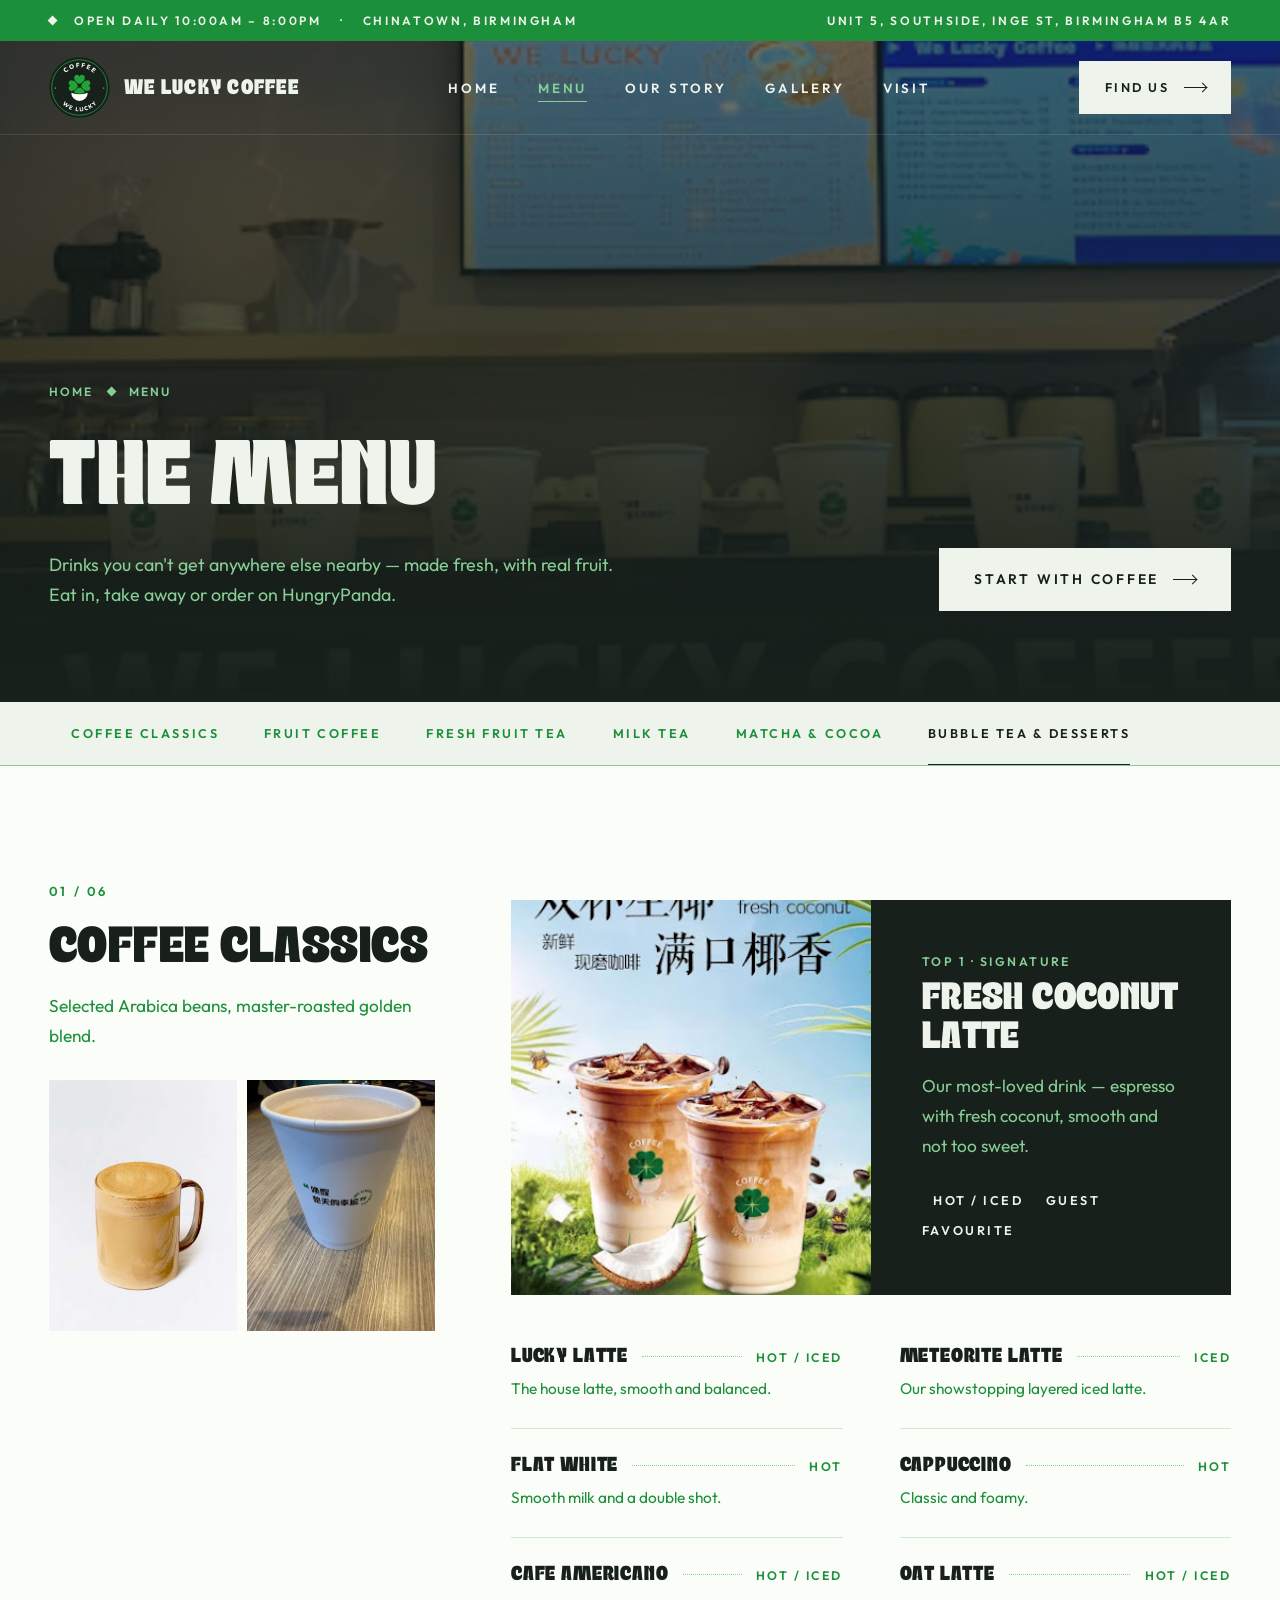
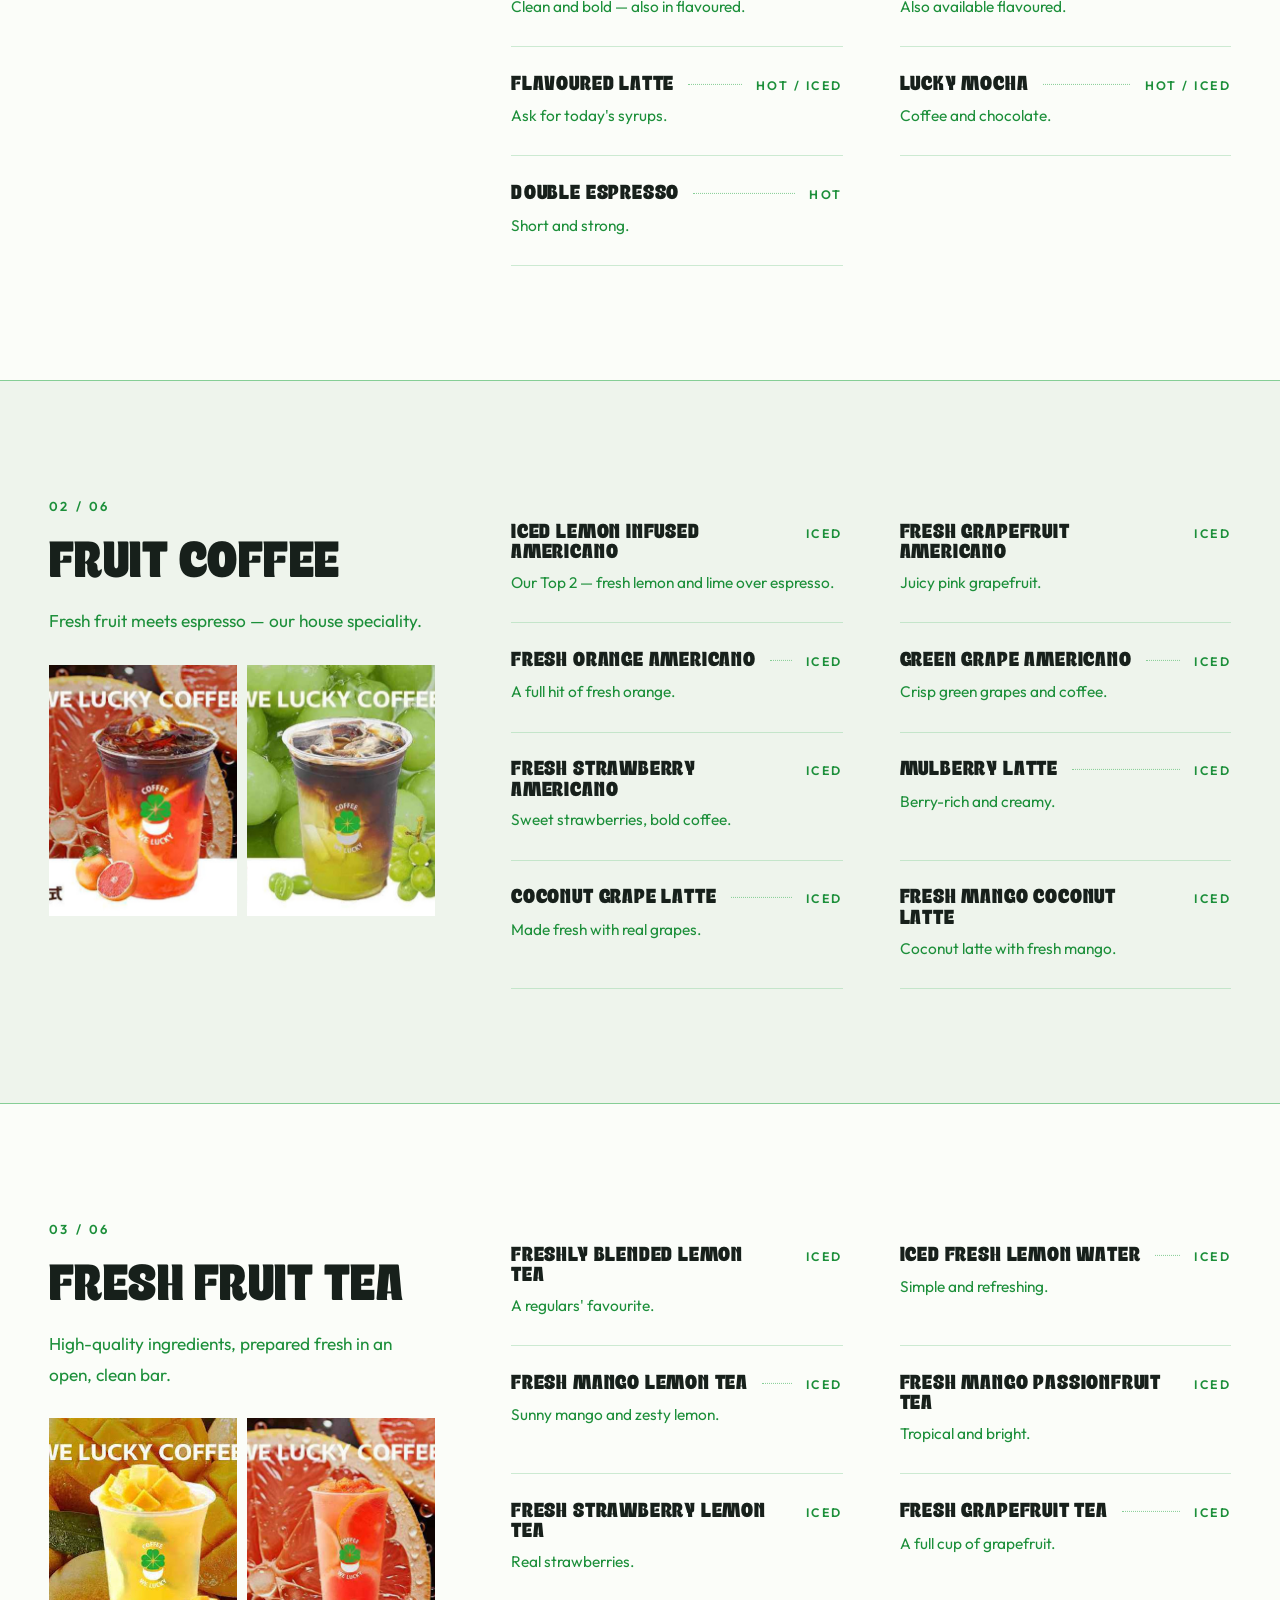
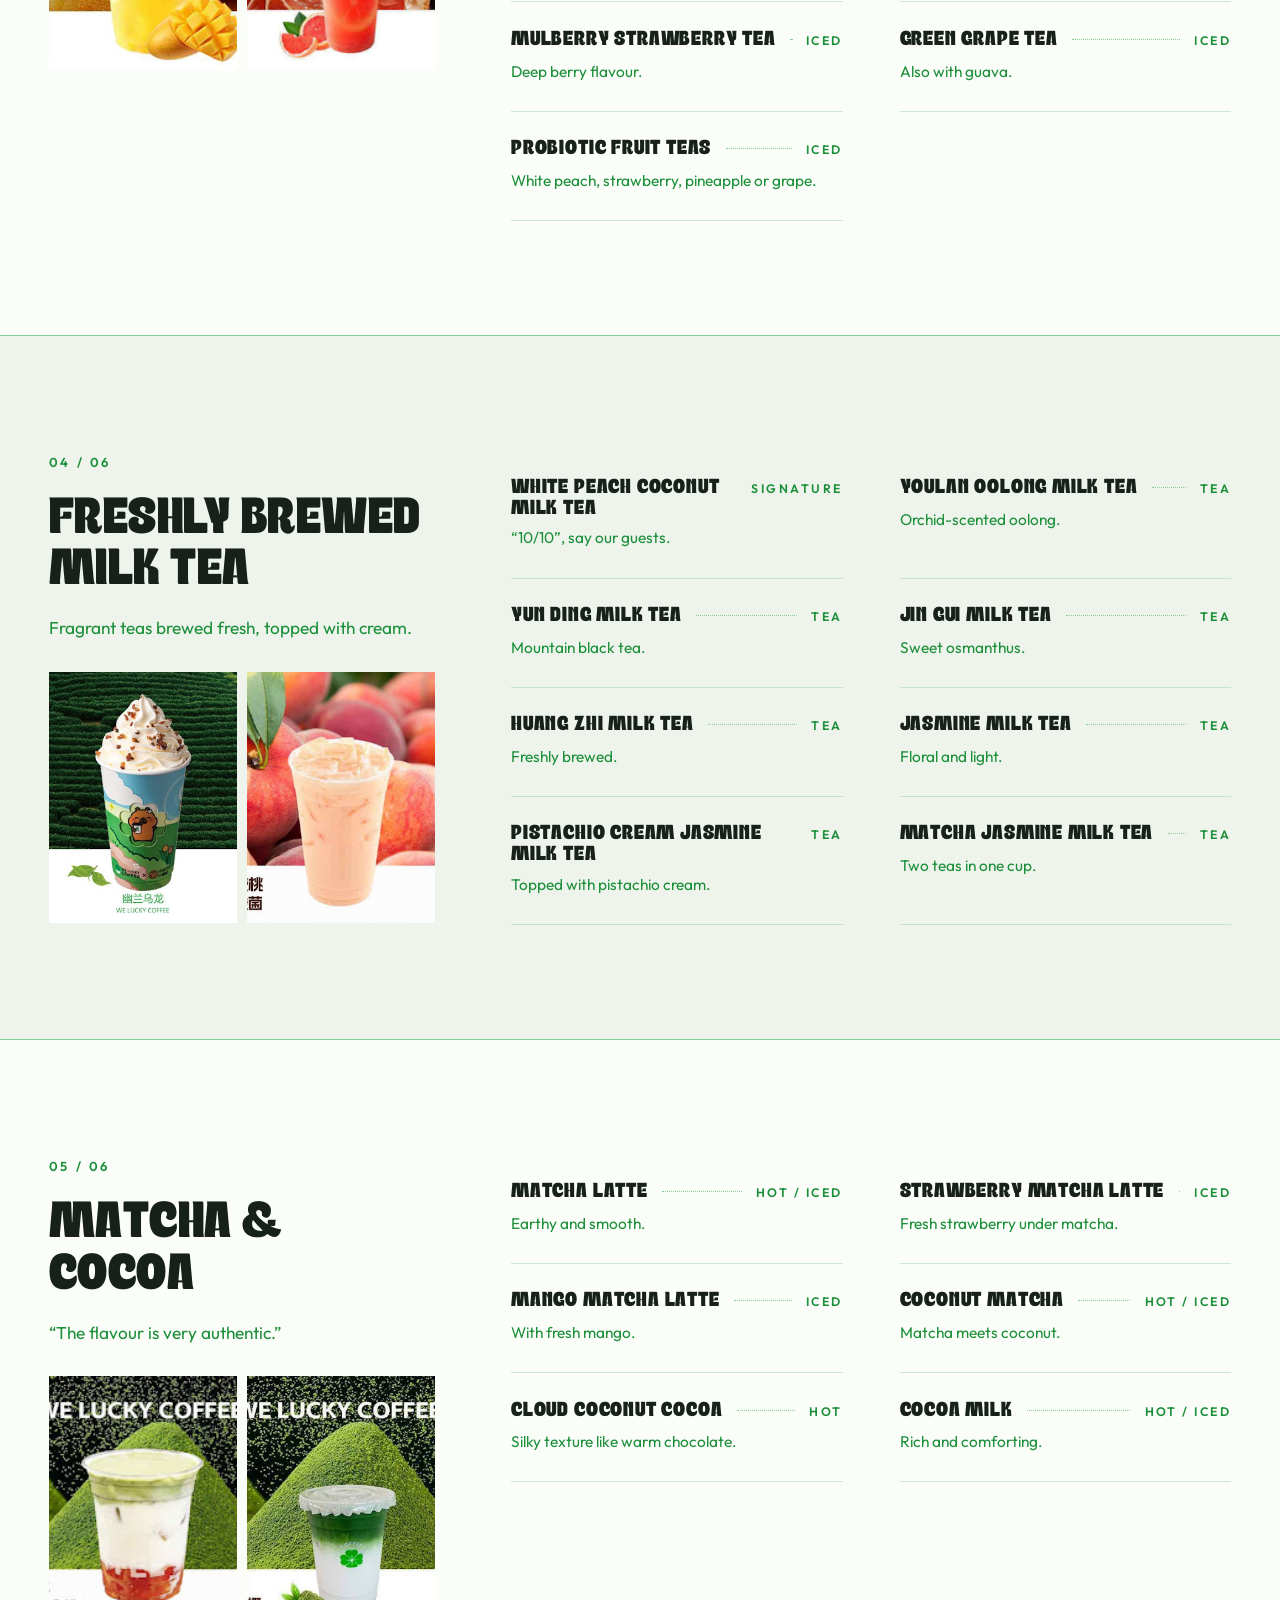
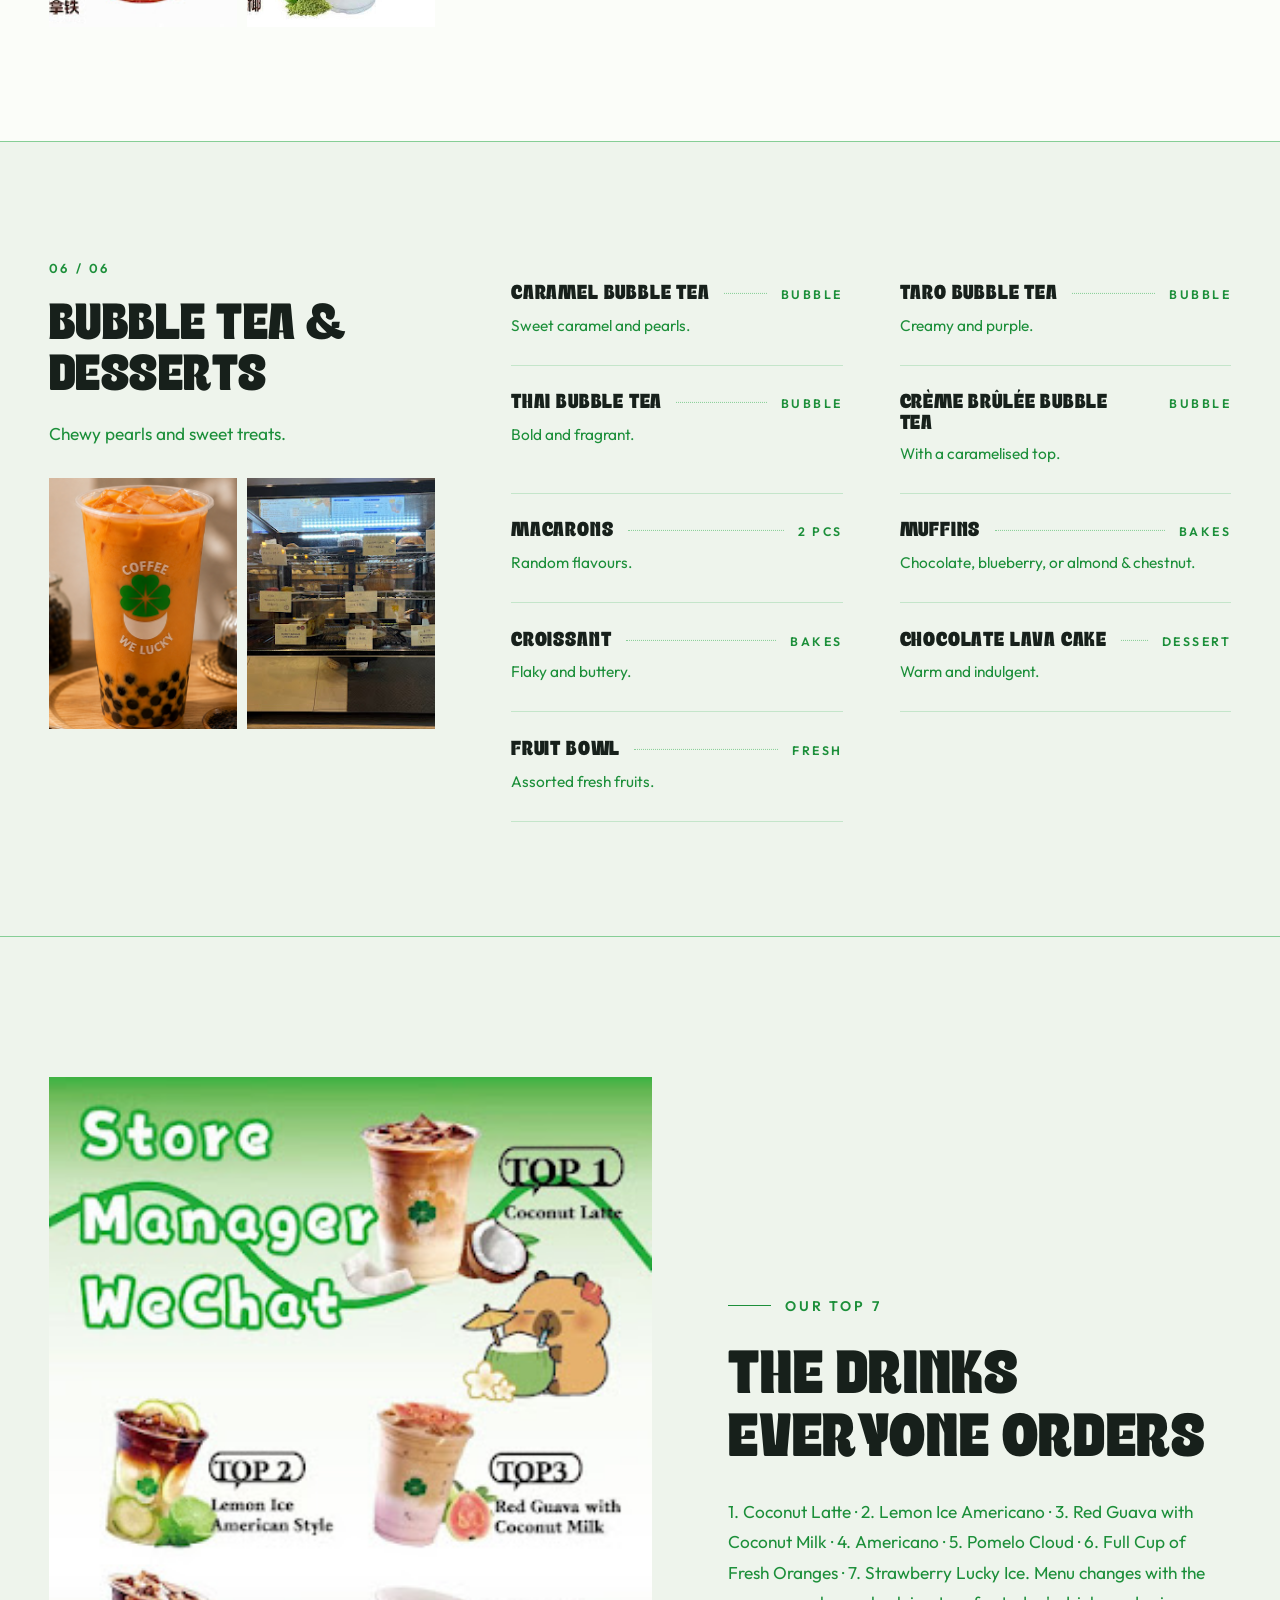
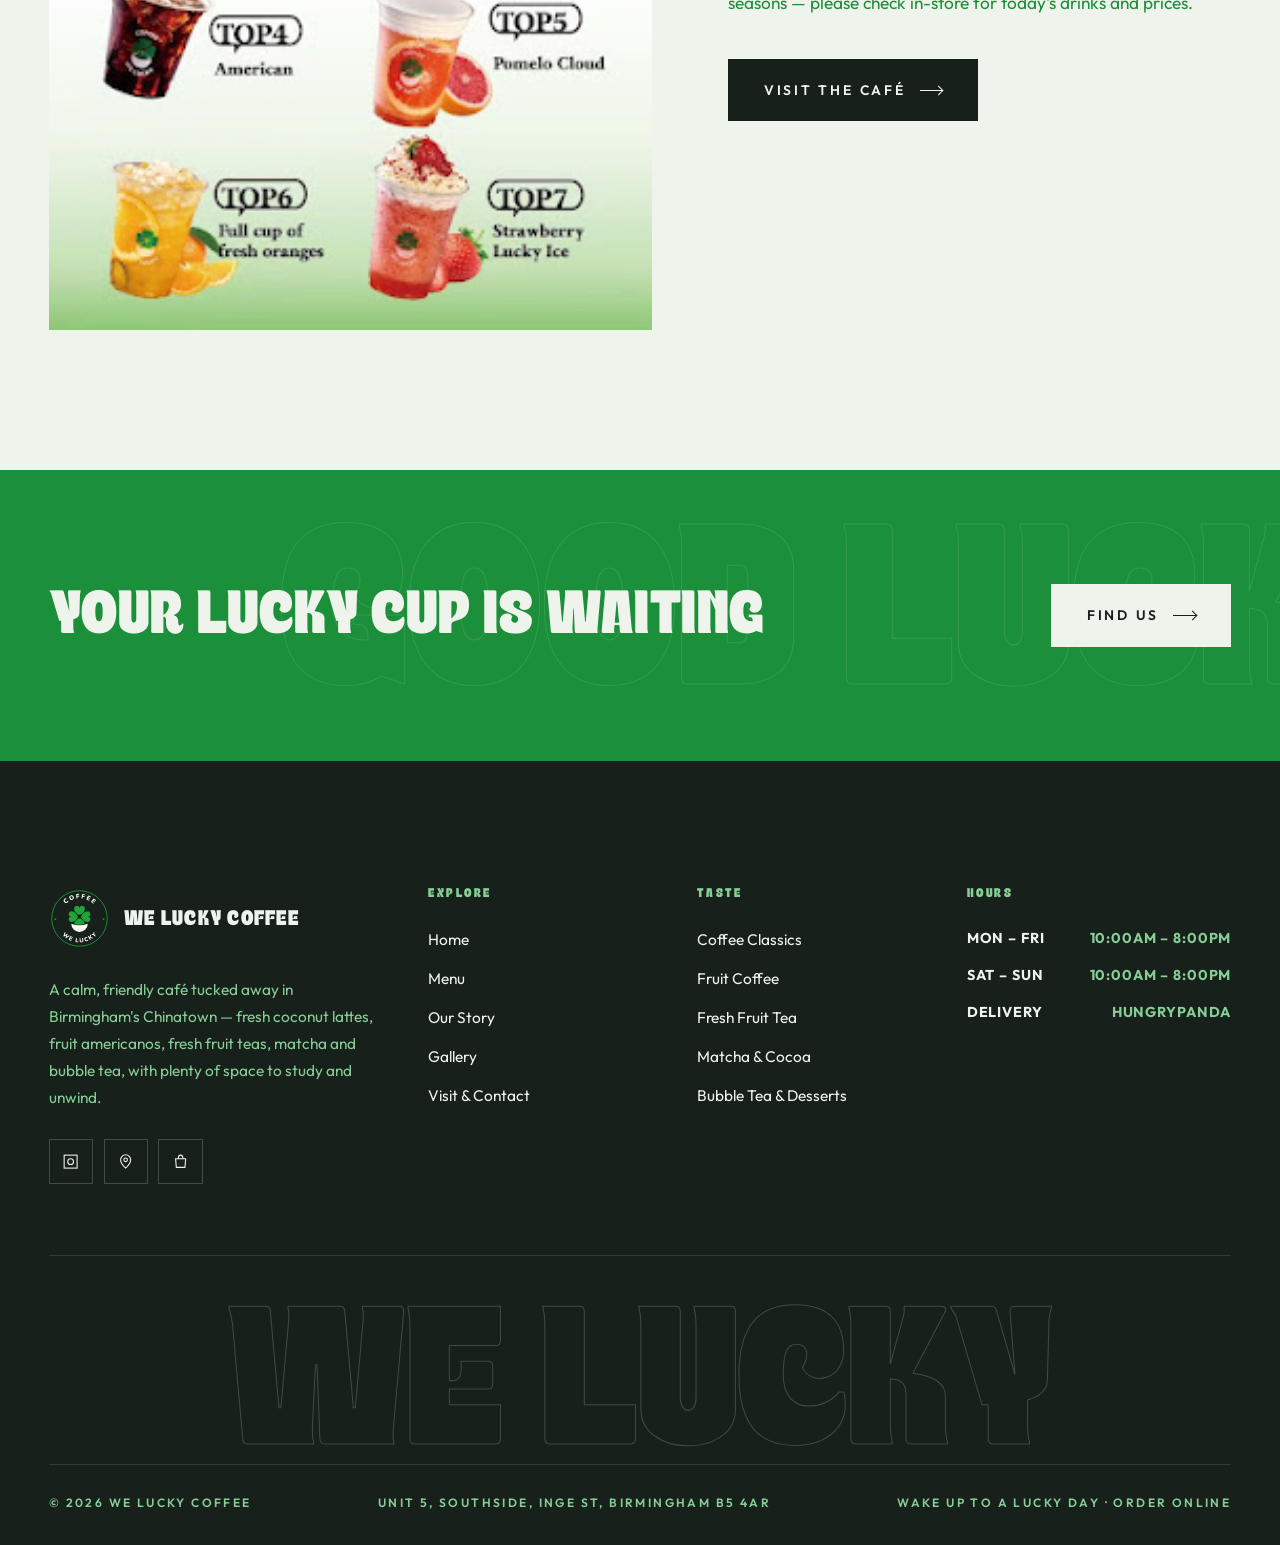
<file: menu.html>
<!DOCTYPE html>
<html lang="en-GB">
<head>
  <meta charset="UTF-8">
  <meta name="viewport" content="width=device-width, initial-scale=1.0">
  <title>Menu — WE LUCKY COFFEE</title>
  <meta name="description" content="The WE LUCKY COFFEE menu — fresh coconut latte, meteorite latte, fruit americanos, fresh fruit teas, probiotic fruit teas, freshly brewed milk teas, matcha lattes, bubble tea, macarons, muffins and lava cake in Birmingham Chinatown.">
  <meta name="theme-color" content="#17201B">
  <meta property="og:title" content="Menu — WE LUCKY COFFEE">
  <meta property="og:description" content="The WE LUCKY COFFEE menu — fresh coconut latte, meteorite latte, fruit americanos, fresh fruit teas, probiotic fruit teas, freshly brewed milk teas, matcha lattes, bubble tea, macarons, muffins and lava cake in Birmingham Chinatown.">
  <meta property="og:image" content="assets/images/unnamed%20%2835%29.jpg">
  <link rel="icon" href="assets/logo.svg" type="image/svg+xml">
  <link rel="preconnect" href="https://fonts.googleapis.com">
  <link rel="preconnect" href="https://fonts.gstatic.com" crossorigin>
  <link href="https://fonts.googleapis.com/css2?family=Outfit:wght@400;500;600;700&display=swap" rel="stylesheet">
  <link rel="stylesheet" href="css/style.css">
</head>
<body>

<header class="site-header">
  <div class="topbar">
    <div class="container">
      <div class="t-items"><span class="diamond"></span><span>Open Daily 10:00AM – 8:00PM</span><span class="t-hide">·</span><span class="t-hide">Chinatown, Birmingham</span></div>
      <div class="t-items t-hide"><a href="https://www.google.com/maps/place/WE+LUCKY+COFFEE/@52.473959,-1.8978875,17z/data=!4m6!3m5!1s0x4870bd508e21e209:0x8a0bd42604414a4!8m2!3d52.473959!4d-1.8978875!16s%2Fg%2F11yl7nwxsk" target="_blank" rel="noopener">Unit 5, Southside, Inge St, Birmingham B5 4AR</a></div>
    </div>
  </div>
  <nav class="navbar" aria-label="Main">
    <div class="container">
      <a href="index.html" class="logo" aria-label="WE LUCKY COFFEE home">
        <span class="logo-mark"><img src="assets/logo.svg" alt="" width="60" height="60"></span>
        <span class="logo-text"><strong>WE LUCKY COFFEE</strong></span>
      </a>
      <ul class="nav-links">
        <li><a href="index.html">Home</a></li>
        <li><a href="menu.html" class="active" aria-current="page">Menu</a></li>
        <li><a href="about.html">Our Story</a></li>
        <li><a href="gallery.html">Gallery</a></li>
        <li><a href="visit.html">Visit</a></li>
      </ul>
      <a href="visit.html" class="btn btn--light nav-cta">Find Us <span class="arrow"></span></a>
      <button class="menu-toggle" aria-label="Open menu" aria-expanded="false"><span></span><span></span><span></span></button>
    </div>
  </nav>
</header>

<div class="mobile-nav" aria-label="Mobile">
  <a class="m-link" href="index.html"><small>01</small>Home</a>
  <a class="m-link" href="menu.html"><small>02</small>Menu</a>
  <a class="m-link" href="about.html"><small>03</small>Our Story</a>
  <a class="m-link" href="gallery.html"><small>04</small>Gallery</a>
  <a class="m-link" href="visit.html"><small>05</small>Visit</a>
  <div class="m-foot">Open Daily 10:00AM – 8:00PM<br>Unit 5, Southside, Inge St<br>Birmingham B5 4AR</div>
</div>

<main>
<section class="page-hero">
  <div class="bg" data-parallax style="background-image:url('assets/images/unnamed%20-%202026-09-30T033536.342.jpg')"></div>
  <div class="container">
    <div class="crumbs"><a href="index.html">Home</a><span class="diamond"></span><span>Menu</span></div>
    <div class="hero-foot">
      <div>
        <h1>The Menu</h1>
        <p class="lead">Drinks you can't get anywhere else nearby — made fresh, with real fruit. Eat in, take away or order on HungryPanda.</p>
      </div>
      <a href="#coffee" class="btn btn--light">Start with Coffee <span class="arrow"></span></a>
    </div>
  </div>
</section>

<nav class="menu-nav" aria-label="Menu sections">
  <div class="container">
    <a href="#coffee" class="active">Coffee Classics</a>
    <a href="#fruit-coffee">Fruit Coffee</a>
    <a href="#fruit-tea">Fresh Fruit Tea</a>
    <a href="#milk-tea">Milk Tea</a>
    <a href="#matcha">Matcha &amp; Cocoa</a>
    <a href="#bubble">Bubble Tea &amp; Desserts</a>
  </div>
</nav>

<!-- 01 COFFEE -->
<section class="menu-block bg-white" id="coffee">
  <div class="container">
    <div class="menu-block-grid">
      <div class="menu-block-head reveal">
        <span class="num">01 / 06</span>
        <h2>Coffee Classics</h2>
        <p>Selected Arabica beans, master-roasted golden blend.</p>
        <div class="media duo">
          <img src="assets/images/unnamed%20%2891%29.jpg" alt="Cappuccino in a glass mug" loading="lazy">
          <img src="assets/images/unnamed%20%2869%29.jpg" alt="Hot coffee in a WE LUCKY cup" loading="lazy">
        </div>
      </div>
      <div>
        <div class="feature-drink reveal">
          <div class="media"><img src="assets/images/unnamed%20%2828%29.jpg" alt="Two fresh coconut lattes" loading="lazy"></div>
          <div class="body">
            <span class="kind">Top 1 · Signature</span>
            <h3>Fresh Coconut Latte</h3>
            <p>Our most-loved drink — espresso with fresh coconut, smooth and not too sweet.</p>
            <div class="chips" style="margin-top:22px"><span class="chip chip--dark">Hot / Iced</span><span class="chip chip--dark">Guest Favourite</span></div>
          </div>
        </div>
        <div class="menu-items reveal" style="margin-top:24px">
          <div class="menu-item"><div class="menu-item-top"><h3>Lucky Latte</h3><span class="dots"></span><span class="note">Hot / Iced</span></div><p>The house latte, smooth and balanced.</p></div>
          <div class="menu-item"><div class="menu-item-top"><h3>Meteorite Latte</h3><span class="dots"></span><span class="note">Iced</span></div><p>Our showstopping layered iced latte.</p></div>
          <div class="menu-item"><div class="menu-item-top"><h3>Flat White</h3><span class="dots"></span><span class="note">Hot</span></div><p>Smooth milk and a double shot.</p></div>
          <div class="menu-item"><div class="menu-item-top"><h3>Cappuccino</h3><span class="dots"></span><span class="note">Hot</span></div><p>Classic and foamy.</p></div>
          <div class="menu-item"><div class="menu-item-top"><h3>Cafe Americano</h3><span class="dots"></span><span class="note">Hot / Iced</span></div><p>Clean and bold — also in flavoured.</p></div>
          <div class="menu-item"><div class="menu-item-top"><h3>Oat Latte</h3><span class="dots"></span><span class="note">Hot / Iced</span></div><p>Also available flavoured.</p></div>
          <div class="menu-item"><div class="menu-item-top"><h3>Flavoured Latte</h3><span class="dots"></span><span class="note">Hot / Iced</span></div><p>Ask for today's syrups.</p></div>
          <div class="menu-item"><div class="menu-item-top"><h3>Lucky Mocha</h3><span class="dots"></span><span class="note">Hot / Iced</span></div><p>Coffee and chocolate.</p></div>
          <div class="menu-item"><div class="menu-item-top"><h3>Double Espresso</h3><span class="dots"></span><span class="note">Hot</span></div><p>Short and strong.</p></div>
        </div>
      </div>
    </div>
  </div>
</section>

<!-- 02 FRUIT COFFEE -->
<section class="menu-block bg-cream" id="fruit-coffee">
  <div class="container">
    <div class="menu-block-grid">
      <div class="menu-block-head reveal">
        <span class="num">02 / 06</span>
        <h2>Fruit Coffee</h2>
        <p>Fresh fruit meets espresso — our house speciality.</p>
        <div class="media duo">
          <img src="assets/images/unnamed%20%2881%29.jpg" alt="Grapefruit iced americano" loading="lazy">
          <img src="assets/images/unnamed%20%2878%29.jpg" alt="Green grape americano" loading="lazy">
        </div>
      </div>
      <div class="menu-items reveal">
        <div class="menu-item"><div class="menu-item-top"><h3>Iced Lemon Infused Americano</h3><span class="dots"></span><span class="note">Iced</span></div><p>Our Top 2 — fresh lemon and lime over espresso.</p></div>
        <div class="menu-item"><div class="menu-item-top"><h3>Fresh Grapefruit Americano</h3><span class="dots"></span><span class="note">Iced</span></div><p>Juicy pink grapefruit.</p></div>
        <div class="menu-item"><div class="menu-item-top"><h3>Fresh Orange Americano</h3><span class="dots"></span><span class="note">Iced</span></div><p>A full hit of fresh orange.</p></div>
        <div class="menu-item"><div class="menu-item-top"><h3>Green Grape Americano</h3><span class="dots"></span><span class="note">Iced</span></div><p>Crisp green grapes and coffee.</p></div>
        <div class="menu-item"><div class="menu-item-top"><h3>Fresh Strawberry Americano</h3><span class="dots"></span><span class="note">Iced</span></div><p>Sweet strawberries, bold coffee.</p></div>
        <div class="menu-item"><div class="menu-item-top"><h3>Mulberry Latte</h3><span class="dots"></span><span class="note">Iced</span></div><p>Berry-rich and creamy.</p></div>
        <div class="menu-item"><div class="menu-item-top"><h3>Coconut Grape Latte</h3><span class="dots"></span><span class="note">Iced</span></div><p>Made fresh with real grapes.</p></div>
        <div class="menu-item"><div class="menu-item-top"><h3>Fresh Mango Coconut Latte</h3><span class="dots"></span><span class="note">Iced</span></div><p>Coconut latte with fresh mango.</p></div>
      </div>
    </div>
  </div>
</section>

<!-- 03 FRUIT TEA -->
<section class="menu-block bg-white" id="fruit-tea">
  <div class="container">
    <div class="menu-block-grid">
      <div class="menu-block-head reveal">
        <span class="num">03 / 06</span>
        <h2>Fresh Fruit Tea</h2>
        <p>High-quality ingredients, prepared fresh in an open, clean bar.</p>
        <div class="media duo">
          <img src="assets/images/unnamed%20-%202026-09-30T033537.196.jpg" alt="Mango lemon tea with fresh mango" loading="lazy">
          <img src="assets/images/unnamed%20-%202026-09-30T033537.198.jpg" alt="Fresh grapefruit tea" loading="lazy">
        </div>
      </div>
      <div class="menu-items reveal">
        <div class="menu-item"><div class="menu-item-top"><h3>Freshly Blended Lemon Tea</h3><span class="dots"></span><span class="note">Iced</span></div><p>A regulars' favourite.</p></div>
        <div class="menu-item"><div class="menu-item-top"><h3>Iced Fresh Lemon Water</h3><span class="dots"></span><span class="note">Iced</span></div><p>Simple and refreshing.</p></div>
        <div class="menu-item"><div class="menu-item-top"><h3>Fresh Mango Lemon Tea</h3><span class="dots"></span><span class="note">Iced</span></div><p>Sunny mango and zesty lemon.</p></div>
        <div class="menu-item"><div class="menu-item-top"><h3>Fresh Mango Passionfruit Tea</h3><span class="dots"></span><span class="note">Iced</span></div><p>Tropical and bright.</p></div>
        <div class="menu-item"><div class="menu-item-top"><h3>Fresh Strawberry Lemon Tea</h3><span class="dots"></span><span class="note">Iced</span></div><p>Real strawberries.</p></div>
        <div class="menu-item"><div class="menu-item-top"><h3>Fresh Grapefruit Tea</h3><span class="dots"></span><span class="note">Iced</span></div><p>A full cup of grapefruit.</p></div>
        <div class="menu-item"><div class="menu-item-top"><h3>Mulberry Strawberry Tea</h3><span class="dots"></span><span class="note">Iced</span></div><p>Deep berry flavour.</p></div>
        <div class="menu-item"><div class="menu-item-top"><h3>Green Grape Tea</h3><span class="dots"></span><span class="note">Iced</span></div><p>Also with guava.</p></div>
        <div class="menu-item"><div class="menu-item-top"><h3>Probiotic Fruit Teas</h3><span class="dots"></span><span class="note">Iced</span></div><p>White peach, strawberry, pineapple or grape.</p></div>
      </div>
    </div>
  </div>
</section>

<!-- 04 MILK TEA -->
<section class="menu-block bg-cream" id="milk-tea">
  <div class="container">
    <div class="menu-block-grid">
      <div class="menu-block-head reveal">
        <span class="num">04 / 06</span>
        <h2>Freshly Brewed Milk Tea</h2>
        <p>Fragrant teas brewed fresh, topped with cream.</p>
        <div class="media duo">
          <img src="assets/images/unnamed%20-%202026-09-30T033535.715.jpg" alt="Youlan oolong milk tea with cream" loading="lazy">
          <img src="assets/images/unnamed%20%2883%29.jpg" alt="White peach drink" loading="lazy">
        </div>
      </div>
      <div class="menu-items reveal">
        <div class="menu-item"><div class="menu-item-top"><h3>White Peach Coconut Milk Tea</h3><span class="dots"></span><span class="note">Signature</span></div><p>“10/10”, say our guests.</p></div>
        <div class="menu-item"><div class="menu-item-top"><h3>Youlan Oolong Milk Tea</h3><span class="dots"></span><span class="note">Tea</span></div><p>Orchid-scented oolong.</p></div>
        <div class="menu-item"><div class="menu-item-top"><h3>Yun Ding Milk Tea</h3><span class="dots"></span><span class="note">Tea</span></div><p>Mountain black tea.</p></div>
        <div class="menu-item"><div class="menu-item-top"><h3>Jin Gui Milk Tea</h3><span class="dots"></span><span class="note">Tea</span></div><p>Sweet osmanthus.</p></div>
        <div class="menu-item"><div class="menu-item-top"><h3>Huang Zhi Milk Tea</h3><span class="dots"></span><span class="note">Tea</span></div><p>Freshly brewed.</p></div>
        <div class="menu-item"><div class="menu-item-top"><h3>Jasmine Milk Tea</h3><span class="dots"></span><span class="note">Tea</span></div><p>Floral and light.</p></div>
        <div class="menu-item"><div class="menu-item-top"><h3>Pistachio Cream Jasmine Milk Tea</h3><span class="dots"></span><span class="note">Tea</span></div><p>Topped with pistachio cream.</p></div>
        <div class="menu-item"><div class="menu-item-top"><h3>Matcha Jasmine Milk Tea</h3><span class="dots"></span><span class="note">Tea</span></div><p>Two teas in one cup.</p></div>
      </div>
    </div>
  </div>
</section>

<!-- 05 MATCHA -->
<section class="menu-block bg-white" id="matcha">
  <div class="container">
    <div class="menu-block-grid">
      <div class="menu-block-head reveal">
        <span class="num">05 / 06</span>
        <h2>Matcha &amp; Cocoa</h2>
        <p>“The flavour is very authentic.”</p>
        <div class="media duo">
          <img src="assets/images/unnamed%20-%202026-09-30T033537.199.jpg" alt="Strawberry matcha latte" loading="lazy">
          <img src="assets/images/unnamed%20%2892%29.jpg" alt="Coconut matcha" loading="lazy">
        </div>
      </div>
      <div class="menu-items reveal">
        <div class="menu-item"><div class="menu-item-top"><h3>Matcha Latte</h3><span class="dots"></span><span class="note">Hot / Iced</span></div><p>Earthy and smooth.</p></div>
        <div class="menu-item"><div class="menu-item-top"><h3>Strawberry Matcha Latte</h3><span class="dots"></span><span class="note">Iced</span></div><p>Fresh strawberry under matcha.</p></div>
        <div class="menu-item"><div class="menu-item-top"><h3>Mango Matcha Latte</h3><span class="dots"></span><span class="note">Iced</span></div><p>With fresh mango.</p></div>
        <div class="menu-item"><div class="menu-item-top"><h3>Coconut Matcha</h3><span class="dots"></span><span class="note">Hot / Iced</span></div><p>Matcha meets coconut.</p></div>
        <div class="menu-item"><div class="menu-item-top"><h3>Cloud Coconut Cocoa</h3><span class="dots"></span><span class="note">Hot</span></div><p>Silky texture like warm chocolate.</p></div>
        <div class="menu-item"><div class="menu-item-top"><h3>Cocoa Milk</h3><span class="dots"></span><span class="note">Hot / Iced</span></div><p>Rich and comforting.</p></div>
      </div>
    </div>
  </div>
</section>

<!-- 06 BUBBLE & DESSERTS -->
<section class="menu-block bg-cream" id="bubble">
  <div class="container">
    <div class="menu-block-grid">
      <div class="menu-block-head reveal">
        <span class="num">06 / 06</span>
        <h2>Bubble Tea &amp; Desserts</h2>
        <p>Chewy pearls and sweet treats.</p>
        <div class="media duo">
          <img src="assets/images/unnamed.png" alt="Thai bubble tea with pearls" loading="lazy">
          <img src="assets/images/unnamed%20-%202026-09-30T033535.714.jpg" alt="The dessert fridge" loading="lazy">
        </div>
      </div>
      <div>
        <div class="menu-items reveal">
          <div class="menu-item"><div class="menu-item-top"><h3>Caramel Bubble Tea</h3><span class="dots"></span><span class="note">Bubble</span></div><p>Sweet caramel and pearls.</p></div>
          <div class="menu-item"><div class="menu-item-top"><h3>Taro Bubble Tea</h3><span class="dots"></span><span class="note">Bubble</span></div><p>Creamy and purple.</p></div>
          <div class="menu-item"><div class="menu-item-top"><h3>Thai Bubble Tea</h3><span class="dots"></span><span class="note">Bubble</span></div><p>Bold and fragrant.</p></div>
          <div class="menu-item"><div class="menu-item-top"><h3>Crème Brûlée Bubble Tea</h3><span class="dots"></span><span class="note">Bubble</span></div><p>With a caramelised top.</p></div>
          <div class="menu-item"><div class="menu-item-top"><h3>Macarons</h3><span class="dots"></span><span class="note">2 pcs</span></div><p>Random flavours.</p></div>
          <div class="menu-item"><div class="menu-item-top"><h3>Muffins</h3><span class="dots"></span><span class="note">Bakes</span></div><p>Chocolate, blueberry, or almond &amp; chestnut.</p></div>
          <div class="menu-item"><div class="menu-item-top"><h3>Croissant</h3><span class="dots"></span><span class="note">Bakes</span></div><p>Flaky and buttery.</p></div>
          <div class="menu-item"><div class="menu-item-top"><h3>Chocolate Lava Cake</h3><span class="dots"></span><span class="note">Dessert</span></div><p>Warm and indulgent.</p></div>
          <div class="menu-item"><div class="menu-item-top"><h3>Fruit Bowl</h3><span class="dots"></span><span class="note">Fresh</span></div><p>Assorted fresh fruits.</p></div>
        </div>
      </div>
    </div>
  </div>
</section>

<!-- TOP 7 -->
<section class="section bg-cream">
  <div class="container board-band">
    <div class="media reveal"><img src="assets/images/unnamed%20-%202026-09-30T033536.344.jpg" alt="The WE LUCKY COFFEE Top 7 drinks chart" loading="lazy"></div>
    <div class="text-block">
      <span class="eyebrow reveal">Our Top 7</span>
      <h2 class="reveal">The Drinks Everyone Orders</h2>
      <p class="muted reveal">1. Coconut Latte · 2. Lemon Ice Americano · 3. Red Guava with Coconut Milk · 4. Americano · 5. Pomelo Cloud · 6. Full Cup of Fresh Oranges · 7. Strawberry Lucky Ice. Menu changes with the seasons — please check in-store for today's drinks and prices.</p>
      <a href="visit.html" class="btn reveal">Visit the Café <span class="arrow"></span></a>
    </div>
  </div>
</section>

<section class="cta-band">
  <div class="ghost-word" aria-hidden="true">Good Luck</div>
  <div class="container">
    <h2 class="reveal">Your Lucky Cup Is Waiting</h2>
    <a href="visit.html" class="btn btn--light reveal">Find Us <span class="arrow"></span></a>
  </div>
</section>
</main>

<footer class="site-footer">
  <div class="container">
    <div class="footer-top">
      <div>
        <a href="index.html" class="logo">
          <span class="logo-mark"><img src="assets/logo.svg" alt="" width="60" height="60"></span>
          <span class="logo-text"><strong>WE LUCKY COFFEE</strong></span>
        </a>
        <p>A calm, friendly café tucked away in Birmingham's Chinatown — fresh coconut lattes, fruit americanos, fresh fruit teas, matcha and bubble tea, with plenty of space to study and unwind.</p>
        <div class="socials">
          <a href="https://www.instagram.com/weluckycoffee.brumie/" target="_blank" rel="noopener" aria-label="Instagram @weluckycoffee.brumie"><svg viewBox="0 0 24 24"><rect x="3" y="3" width="18" height="18"/><circle cx="12" cy="12" r="4"/><path d="M17.5 6.5h.01"/></svg></a>
          <a href="https://www.google.com/maps/place/WE+LUCKY+COFFEE/@52.473959,-1.8978875,17z/data=!4m6!3m5!1s0x4870bd508e21e209:0x8a0bd42604414a4!8m2!3d52.473959!4d-1.8978875!16s%2Fg%2F11yl7nwxsk" target="_blank" rel="noopener" aria-label="WE LUCKY COFFEE on Google Maps"><svg viewBox="0 0 24 24"><path d="M12 21s-7-6.2-7-11.5A7 7 0 0 1 19 9.5C19 14.8 12 21 12 21z"/><circle cx="12" cy="9.5" r="2.5"/></svg></a>
          <a href="https://uk.hungrypanda.co/shop?shopId=517049975" target="_blank" rel="noopener" aria-label="Order on HungryPanda"><svg viewBox="0 0 24 24"><path d="M5 8h14l-1 12H6z"/><path d="M9 8V6a3 3 0 0 1 6 0v2"/></svg></a>
        </div>
      </div>
      <div>
        <h4>Explore</h4>
        <ul>
          <li><a href="index.html">Home</a></li>
          <li><a href="menu.html">Menu</a></li>
          <li><a href="about.html">Our Story</a></li>
          <li><a href="gallery.html">Gallery</a></li>
          <li><a href="visit.html">Visit &amp; Contact</a></li>
        </ul>
      </div>
      <div>
        <h4>Taste</h4>
        <ul>
          <li><a href="menu.html#coffee">Coffee Classics</a></li>
          <li><a href="menu.html#fruit-coffee">Fruit Coffee</a></li>
          <li><a href="menu.html#fruit-tea">Fresh Fruit Tea</a></li>
          <li><a href="menu.html#matcha">Matcha &amp; Cocoa</a></li>
          <li><a href="menu.html#bubble">Bubble Tea &amp; Desserts</a></li>
        </ul>
      </div>
      <div>
        <h4>Hours</h4>
        <ul class="footer-hours">
          <li><span>Mon – Fri</span><span>10:00AM – 8:00PM</span></li>
          <li><span>Sat – Sun</span><span>10:00AM – 8:00PM</span></li>
          <li><span>Delivery</span><span>HungryPanda</span></li>
        </ul>
      </div>
    </div>
    <div class="footer-word" aria-hidden="true">We Lucky</div>
    <div class="footer-bottom">
      <span>© <span data-year>2026</span> WE LUCKY COFFEE</span>
      <span>Unit 5, Southside, Inge St, Birmingham B5 4AR</span>
      <span>Wake Up to a Lucky Day · <a href="https://uk.hungrypanda.co/shop?shopId=517049975" target="_blank" rel="noopener">Order Online</a></span>
    </div>
  </div>
</footer>

<button class="back-top" aria-label="Back to top"><svg viewBox="0 0 24 24"><path d="M12 19V5M5 12l7-7 7 7"/></svg></button>

<script src="js/main.js"></script>
</body>
</html>
</file>
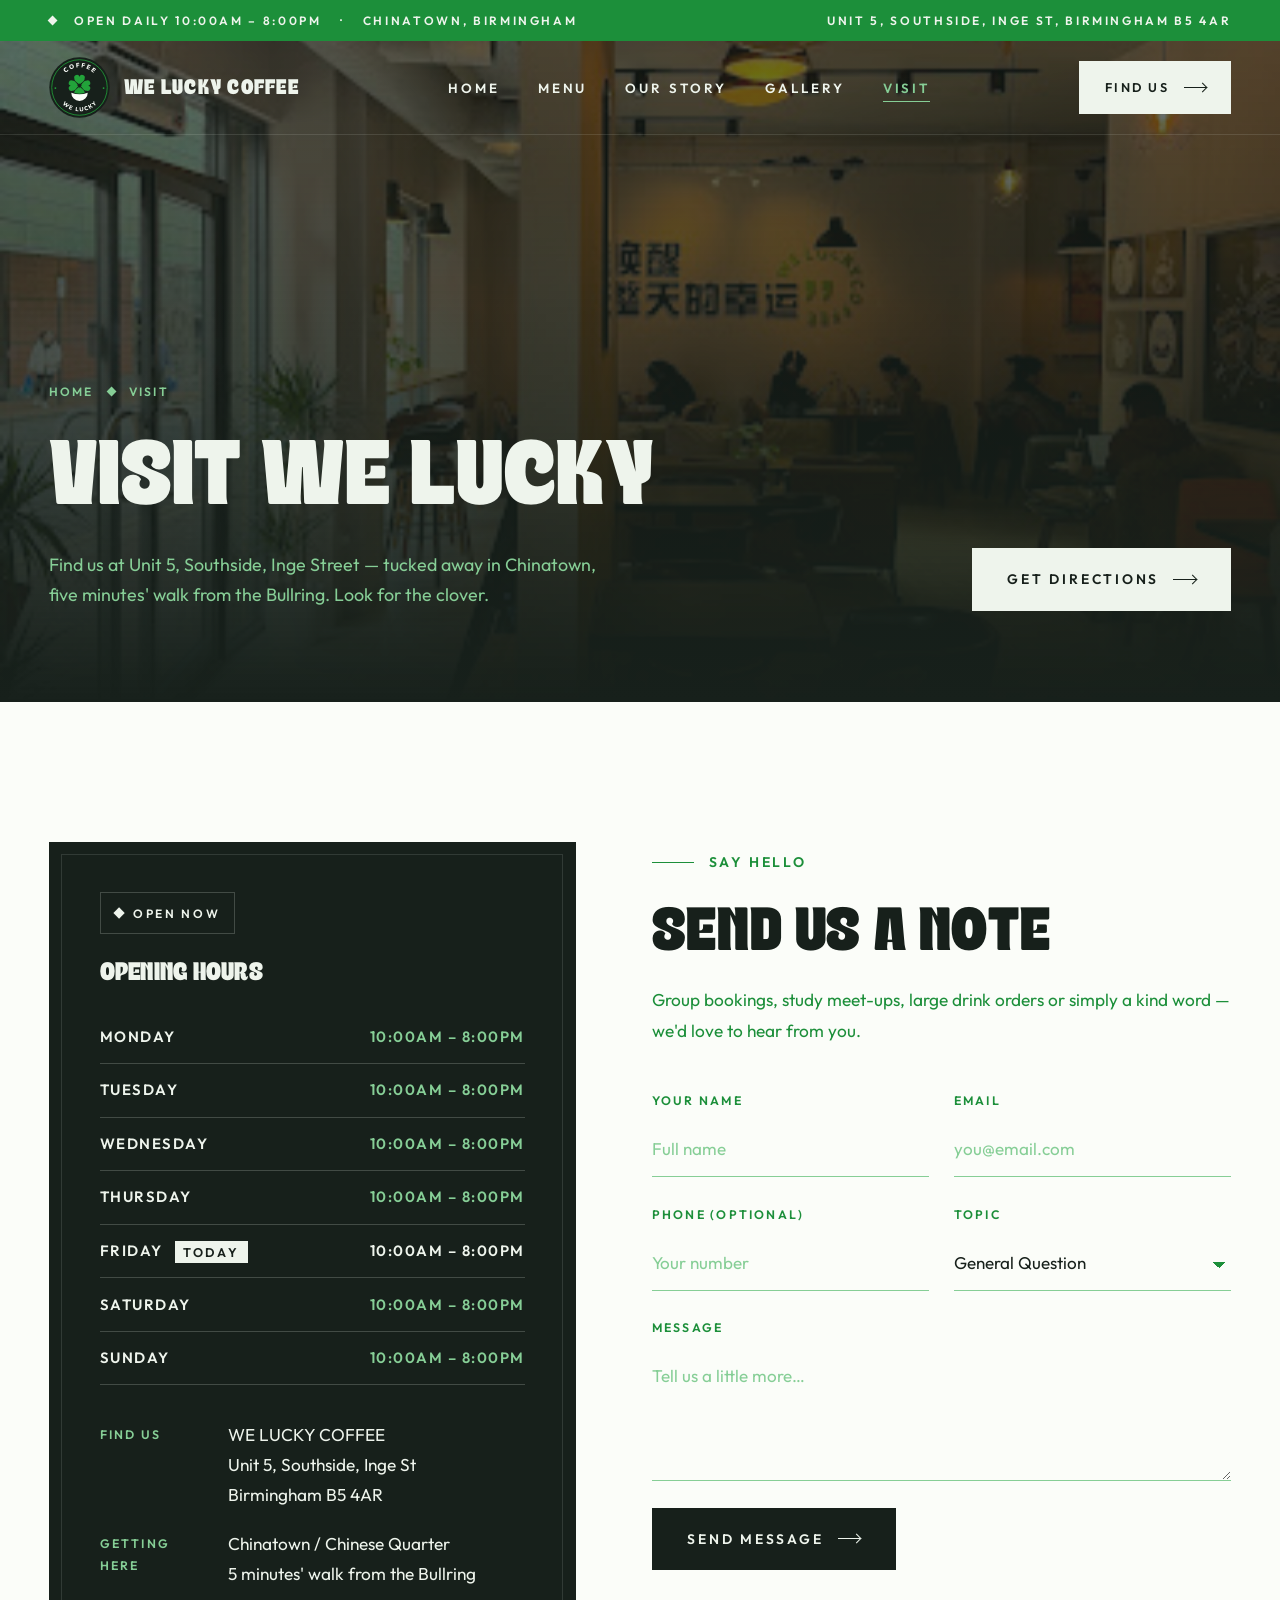
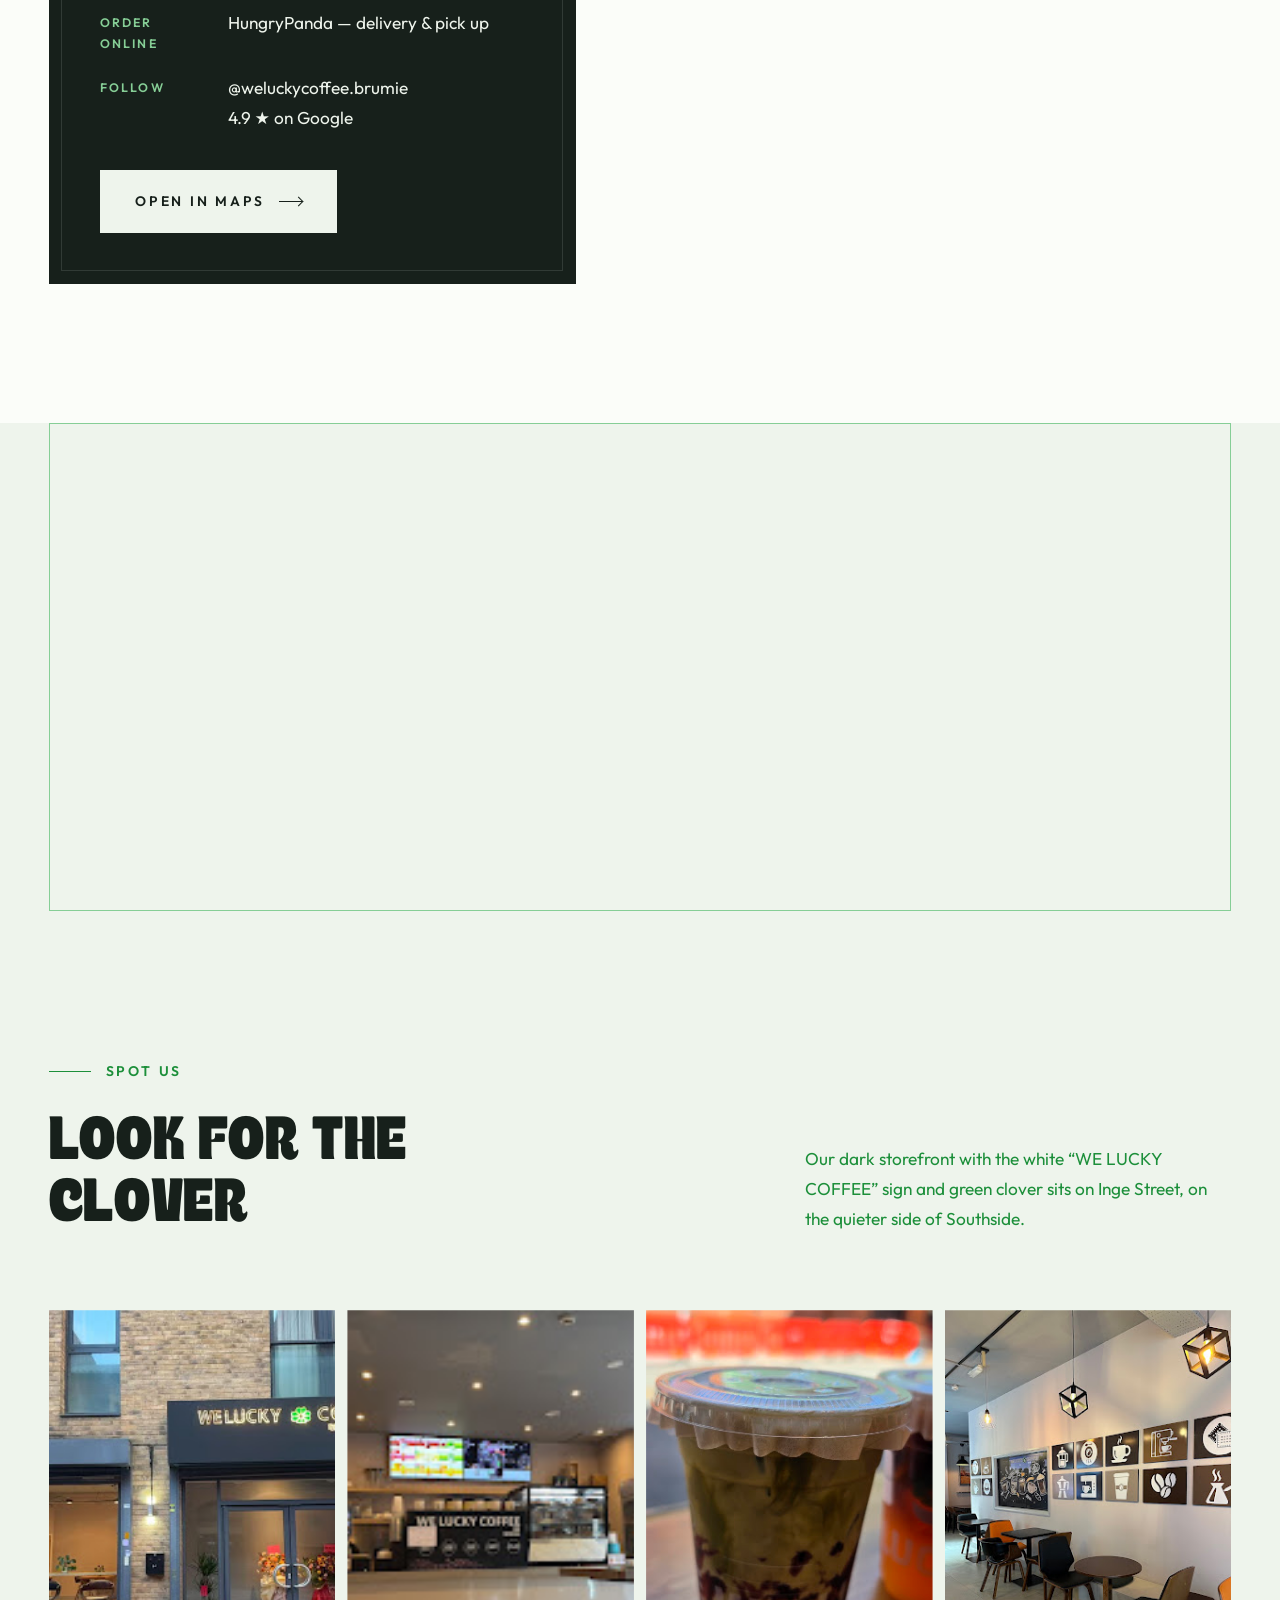
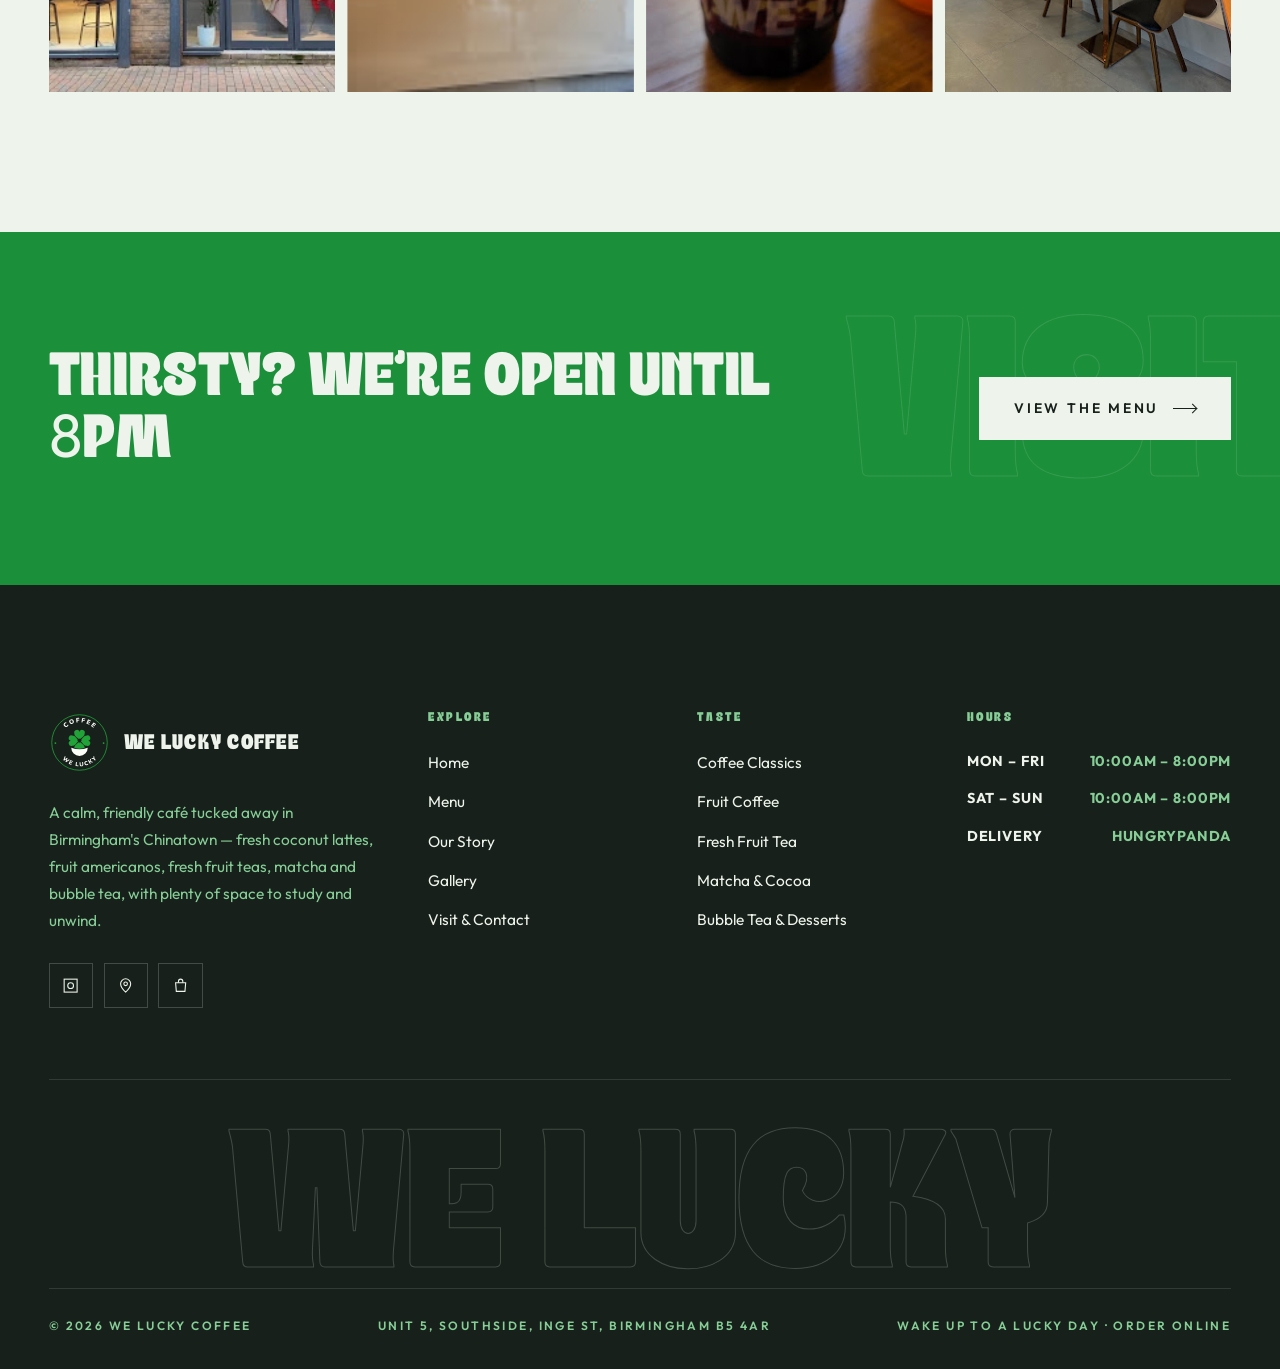
<file: visit.html>
<!DOCTYPE html>
<html lang="en-GB">
<head>
  <meta charset="UTF-8">
  <meta name="viewport" content="width=device-width, initial-scale=1.0">
  <title>Visit & Contact — WE LUCKY COFFEE</title>
  <meta name="description" content="Find WE LUCKY COFFEE at Unit 5, Southside, Inge St, Birmingham B5 4AR, in Chinatown, five minutes' walk from the Bullring. Open every day 10AM–8PM. Order delivery on HungryPanda.">
  <meta name="theme-color" content="#17201B">
  <meta property="og:title" content="Visit & Contact — WE LUCKY COFFEE">
  <meta property="og:description" content="Find WE LUCKY COFFEE at Unit 5, Southside, Inge St, Birmingham B5 4AR, in Chinatown, five minutes' walk from the Bullring. Open every day 10AM–8PM. Order delivery on HungryPanda.">
  <meta property="og:image" content="assets/images/unnamed%20%2835%29.jpg">
  <link rel="icon" href="assets/logo.svg" type="image/svg+xml">
  <link rel="preconnect" href="https://fonts.googleapis.com">
  <link rel="preconnect" href="https://fonts.gstatic.com" crossorigin>
  <link href="https://fonts.googleapis.com/css2?family=Outfit:wght@400;500;600;700&display=swap" rel="stylesheet">
  <link rel="stylesheet" href="css/style.css">
</head>
<body>

<header class="site-header">
  <div class="topbar">
    <div class="container">
      <div class="t-items"><span class="diamond"></span><span>Open Daily 10:00AM – 8:00PM</span><span class="t-hide">·</span><span class="t-hide">Chinatown, Birmingham</span></div>
      <div class="t-items t-hide"><a href="https://www.google.com/maps/place/WE+LUCKY+COFFEE/@52.473959,-1.8978875,17z/data=!4m6!3m5!1s0x4870bd508e21e209:0x8a0bd42604414a4!8m2!3d52.473959!4d-1.8978875!16s%2Fg%2F11yl7nwxsk" target="_blank" rel="noopener">Unit 5, Southside, Inge St, Birmingham B5 4AR</a></div>
    </div>
  </div>
  <nav class="navbar" aria-label="Main">
    <div class="container">
      <a href="index.html" class="logo" aria-label="WE LUCKY COFFEE home">
        <span class="logo-mark"><img src="assets/logo.svg" alt="" width="60" height="60"></span>
        <span class="logo-text"><strong>WE LUCKY COFFEE</strong></span>
      </a>
      <ul class="nav-links">
        <li><a href="index.html">Home</a></li>
        <li><a href="menu.html">Menu</a></li>
        <li><a href="about.html">Our Story</a></li>
        <li><a href="gallery.html">Gallery</a></li>
        <li><a href="visit.html" class="active" aria-current="page">Visit</a></li>
      </ul>
      <a href="visit.html" class="btn btn--light nav-cta">Find Us <span class="arrow"></span></a>
      <button class="menu-toggle" aria-label="Open menu" aria-expanded="false"><span></span><span></span><span></span></button>
    </div>
  </nav>
</header>

<div class="mobile-nav" aria-label="Mobile">
  <a class="m-link" href="index.html"><small>01</small>Home</a>
  <a class="m-link" href="menu.html"><small>02</small>Menu</a>
  <a class="m-link" href="about.html"><small>03</small>Our Story</a>
  <a class="m-link" href="gallery.html"><small>04</small>Gallery</a>
  <a class="m-link" href="visit.html"><small>05</small>Visit</a>
  <div class="m-foot">Open Daily 10:00AM – 8:00PM<br>Unit 5, Southside, Inge St<br>Birmingham B5 4AR</div>
</div>

<main>
<section class="page-hero">
  <div class="bg" data-parallax style="background-image:url('assets/images/unnamed%20%2867%29.jpg')"></div>
  <div class="container">
    <div class="crumbs"><a href="index.html">Home</a><span class="diamond"></span><span>Visit</span></div>
    <div class="hero-foot">
      <div>
        <h1>Visit We Lucky</h1>
        <p class="lead">Find us at Unit 5, Southside, Inge Street — tucked away in Chinatown, five minutes' walk from the Bullring. Look for the clover.</p>
      </div>
      <a href="https://www.google.com/maps/place/WE+LUCKY+COFFEE/@52.473959,-1.8978875,17z/data=!4m6!3m5!1s0x4870bd508e21e209:0x8a0bd42604414a4!8m2!3d52.473959!4d-1.8978875!16s%2Fg%2F11yl7nwxsk" target="_blank" rel="noopener" class="btn btn--light">Get Directions <span class="arrow"></span></a>
    </div>
  </div>
</section>

<section class="section bg-white">
  <div class="container contact-grid">
    <div class="card-dark reveal">
      <div class="status"><i></i><span>Checking hours…</span></div>
      <h3>Opening Hours</h3>
      <table class="hours">
        <tr data-day="1"><td>Monday</td><td>10:00AM – 8:00PM</td></tr>
        <tr data-day="2"><td>Tuesday</td><td>10:00AM – 8:00PM</td></tr>
        <tr data-day="3"><td>Wednesday</td><td>10:00AM – 8:00PM</td></tr>
        <tr data-day="4"><td>Thursday</td><td>10:00AM – 8:00PM</td></tr>
        <tr data-day="5"><td>Friday</td><td>10:00AM – 8:00PM</td></tr>
        <tr data-day="6"><td>Saturday</td><td>10:00AM – 8:00PM</td></tr>
        <tr data-day="0"><td>Sunday</td><td>10:00AM – 8:00PM</td></tr>
      </table>
      <div class="info-list">
        <div><span>Find Us</span><p>WE LUCKY COFFEE<br>Unit 5, Southside, Inge St<br>Birmingham B5 4AR</p></div>
        <div><span>Getting Here</span><p>Chinatown / Chinese Quarter<br>5 minutes' walk from the Bullring</p></div>
        <div><span>Order Online</span><p><a href="https://uk.hungrypanda.co/shop?shopId=517049975" target="_blank" rel="noopener">HungryPanda</a> — delivery &amp; pick up</p></div>
        <div><span>Follow</span><p><a href="https://www.instagram.com/weluckycoffee.brumie/" target="_blank" rel="noopener">@weluckycoffee.brumie</a><br><a href="https://www.google.com/maps/place/WE+LUCKY+COFFEE/@52.473959,-1.8978875,17z/data=!4m6!3m5!1s0x4870bd508e21e209:0x8a0bd42604414a4!8m2!3d52.473959!4d-1.8978875!16s%2Fg%2F11yl7nwxsk" target="_blank" rel="noopener">4.9 ★ on Google</a></p></div>
      </div>
      <div class="btn-row">
        <a href="https://www.google.com/maps/place/WE+LUCKY+COFFEE/@52.473959,-1.8978875,17z/data=!4m6!3m5!1s0x4870bd508e21e209:0x8a0bd42604414a4!8m2!3d52.473959!4d-1.8978875!16s%2Fg%2F11yl7nwxsk" target="_blank" rel="noopener" class="btn btn--light">Open in Maps <span class="arrow"></span></a>
      </div>
    </div>

    <div>
      <span class="eyebrow reveal">Say Hello</span>
      <h2 class="reveal" style="margin-bottom:22px">Send Us a Note</h2>
      <p class="muted reveal" style="margin-bottom:44px">Group bookings, study meet-ups, large drink orders or simply a kind word — we'd love to hear from you.</p>
      <form id="contact-form" class="form reveal" novalidate>
        <div class="field"><label for="f-name">Your Name</label><input id="f-name" name="name" type="text" placeholder="Full name" required></div>
        <div class="field"><label for="f-email">Email</label><input id="f-email" name="email" type="email" placeholder="you@email.com" required></div>
        <div class="field"><label for="f-phone">Phone (Optional)</label><input id="f-phone" name="phone" type="tel" placeholder="Your number"></div>
        <div class="field"><label for="f-topic">Topic</label>
          <select id="f-topic" name="topic">
            <option>General Question</option>
            <option>Large Drink Orders</option>
            <option>Group Visits &amp; Events</option>
            <option>Feedback</option>
          </select>
        </div>
        <div class="field full"><label for="f-msg">Message</label><textarea id="f-msg" name="message" placeholder="Tell us a little more…" required></textarea></div>
        <button type="submit" class="btn">Send Message <span class="arrow"></span></button>
        <p class="form-note" role="status" aria-live="polite"></p>
      </form>
    </div>
  </div>
</section>

<section class="section bg-cream" style="padding-top:0">
  <div class="container">
    <div class="map-wrap reveal">
      <iframe title="Map to WE LUCKY COFFEE" src="https://www.google.com/maps?q=WE+LUCKY+COFFEE,+Unit+5,+Southside,+Inge+St,+Birmingham+B5+4AR&amp;ll=52.473959,-1.8978875&amp;z=17&amp;output=embed" loading="lazy" referrerpolicy="no-referrer-when-downgrade"></iframe>
    </div>
  </div>
</section>

<section class="section bg-cream" style="padding-top:0">
  <div class="container">
    <div class="section-head">
      <div>
        <span class="eyebrow reveal">Spot Us</span>
        <h2 class="reveal">Look for the<br>Clover</h2>
      </div>
      <p class="muted reveal">Our dark storefront with the white “WE LUCKY COFFEE” sign and green clover sits on Inge Street, on the quieter side of Southside.</p>
    </div>
    <div class="exterior-row">
      <figure class="reveal-img"><img src="assets/images/unnamed%20%2835%29.jpg" alt="WE LUCKY COFFEE storefront" loading="lazy"></figure>
      <figure class="reveal-img d1"><img src="assets/images/unnamed%20-%202026-09-30T033538.021.jpg" alt="The order counter inside" loading="lazy"></figure>
      <figure class="reveal-img d2"><img src="assets/images/unnamed%20-%202026-09-30T033537.192.jpg" alt="Iced matcha by the window" loading="lazy"></figure>
      <figure class="reveal-img d3"><img src="assets/images/unnamed%20%289%29.jpg" alt="The café interior with coffee artwork" loading="lazy"></figure>
    </div>
  </div>
</section>

<section class="cta-band">
  <div class="ghost-word" aria-hidden="true">Visit</div>
  <div class="container">
    <h2 class="reveal">Thirsty? We're Open Until 8PM</h2>
    <a href="menu.html" class="btn btn--light reveal">View the Menu <span class="arrow"></span></a>
  </div>
</section>
</main>

<footer class="site-footer">
  <div class="container">
    <div class="footer-top">
      <div>
        <a href="index.html" class="logo">
          <span class="logo-mark"><img src="assets/logo.svg" alt="" width="60" height="60"></span>
          <span class="logo-text"><strong>WE LUCKY COFFEE</strong></span>
        </a>
        <p>A calm, friendly café tucked away in Birmingham's Chinatown — fresh coconut lattes, fruit americanos, fresh fruit teas, matcha and bubble tea, with plenty of space to study and unwind.</p>
        <div class="socials">
          <a href="https://www.instagram.com/weluckycoffee.brumie/" target="_blank" rel="noopener" aria-label="Instagram @weluckycoffee.brumie"><svg viewBox="0 0 24 24"><rect x="3" y="3" width="18" height="18"/><circle cx="12" cy="12" r="4"/><path d="M17.5 6.5h.01"/></svg></a>
          <a href="https://www.google.com/maps/place/WE+LUCKY+COFFEE/@52.473959,-1.8978875,17z/data=!4m6!3m5!1s0x4870bd508e21e209:0x8a0bd42604414a4!8m2!3d52.473959!4d-1.8978875!16s%2Fg%2F11yl7nwxsk" target="_blank" rel="noopener" aria-label="WE LUCKY COFFEE on Google Maps"><svg viewBox="0 0 24 24"><path d="M12 21s-7-6.2-7-11.5A7 7 0 0 1 19 9.5C19 14.8 12 21 12 21z"/><circle cx="12" cy="9.5" r="2.5"/></svg></a>
          <a href="https://uk.hungrypanda.co/shop?shopId=517049975" target="_blank" rel="noopener" aria-label="Order on HungryPanda"><svg viewBox="0 0 24 24"><path d="M5 8h14l-1 12H6z"/><path d="M9 8V6a3 3 0 0 1 6 0v2"/></svg></a>
        </div>
      </div>
      <div>
        <h4>Explore</h4>
        <ul>
          <li><a href="index.html">Home</a></li>
          <li><a href="menu.html">Menu</a></li>
          <li><a href="about.html">Our Story</a></li>
          <li><a href="gallery.html">Gallery</a></li>
          <li><a href="visit.html">Visit &amp; Contact</a></li>
        </ul>
      </div>
      <div>
        <h4>Taste</h4>
        <ul>
          <li><a href="menu.html#coffee">Coffee Classics</a></li>
          <li><a href="menu.html#fruit-coffee">Fruit Coffee</a></li>
          <li><a href="menu.html#fruit-tea">Fresh Fruit Tea</a></li>
          <li><a href="menu.html#matcha">Matcha &amp; Cocoa</a></li>
          <li><a href="menu.html#bubble">Bubble Tea &amp; Desserts</a></li>
        </ul>
      </div>
      <div>
        <h4>Hours</h4>
        <ul class="footer-hours">
          <li><span>Mon – Fri</span><span>10:00AM – 8:00PM</span></li>
          <li><span>Sat – Sun</span><span>10:00AM – 8:00PM</span></li>
          <li><span>Delivery</span><span>HungryPanda</span></li>
        </ul>
      </div>
    </div>
    <div class="footer-word" aria-hidden="true">We Lucky</div>
    <div class="footer-bottom">
      <span>© <span data-year>2026</span> WE LUCKY COFFEE</span>
      <span>Unit 5, Southside, Inge St, Birmingham B5 4AR</span>
      <span>Wake Up to a Lucky Day · <a href="https://uk.hungrypanda.co/shop?shopId=517049975" target="_blank" rel="noopener">Order Online</a></span>
    </div>
  </div>
</footer>

<button class="back-top" aria-label="Back to top"><svg viewBox="0 0 24 24"><path d="M12 19V5M5 12l7-7 7 7"/></svg></button>

<script src="js/main.js"></script>
</body>
</html>
</file>
<file: css/style.css>
/* =========================================================
   WE LUCKY COFFEE — premium stylesheet (clover green & charcoal)
   Palette (only these five):
   White #FBFDF9 · Cream #EEF4EC · Beige #86CE96
   Coffee Bean #1C8F3A · Espresso Brown #17201B
   ========================================================= */

@font-face {
  font-family: "Food Brand";
  src: url("../food-brand-demo.regular.otf") format("opentype");
  font-weight: normal;
  font-style: normal;
  font-display: swap;
}

:root {
  --white: #FBFDF9;
  --cream: #EEF4EC;
  --beige: #86CE96;
  --coffee: #1C8F3A;
  --espresso: #17201B;

  /* tints built only from the palette */
  --espresso-92: rgba(23, 32, 27, .92);
  --espresso-80: rgba(23, 32, 27, .80);
  --espresso-60: rgba(23, 32, 27, .60);
  --espresso-15: rgba(23, 32, 27, .15);
  --cream-70: rgba(238, 244, 236, .70);
  --cream-20: rgba(238, 244, 236, .20);
  --cream-12: rgba(238, 244, 236, .12);
  --beige-40: rgba(134, 206, 150, .40);

  /* brand font for headings only; the demo font has no numerals, Outfit supplies them */
  --font-display: "Food Brand", "Outfit", system-ui, sans-serif;
  --font: "Outfit", system-ui, sans-serif;

  /* viewport scaling: --vw and --vh are 1% of the DESIGN viewport,
     --z is the factor the page is scaled by on screens wider than it */
  --z: 1;
  --vw: 1vw;
  --vh: 1vh;

  --container: 1320px;
  --gutter: clamp(16px, calc(4 * var(--vw)), 48px);
  --section: clamp(80px, calc(11 * var(--vw)), 160px);
  --ease: cubic-bezier(.22, .61, .36, 1);
  --ease-out: cubic-bezier(.16, 1, .3, 1);
}

/* ---------- reset ---------- */
*, *::before, *::after { box-sizing: border-box; margin: 0; padding: 0; border-radius: 0; }
html { scroll-behavior: smooth; -webkit-text-size-adjust: 100%; }
body {
  font-family: var(--font);
  font-weight: 400;
  font-size: 1.0625rem;
  line-height: 1.75;
  letter-spacing: 0;
  color: var(--espresso);
  background: var(--white);
  -webkit-font-smoothing: antialiased;
  overflow-x: hidden;
}
img { display: block; max-width: 100%; height: auto; }
a { color: inherit; text-decoration: none; }
button, input, textarea, select { font: inherit; color: inherit; letter-spacing: inherit; }
button { cursor: pointer; background: none; border: 0; }
ul { list-style: none; }
::selection { background: var(--coffee); color: var(--cream); }

::-webkit-scrollbar { width: 10px; }
::-webkit-scrollbar-track { background: var(--cream); }
::-webkit-scrollbar-thumb { background: var(--coffee); }

h1, h2, h3, h4, h5, h6,
.logo-mark, .logo-text strong, .marquee-group, .hero-bg-word, .ghost-word, .footer-word, .hero-badge strong {
  font-family: var(--font-display);
  font-weight: normal;
  font-synthesis: none;
}
h1, h2, h3, h4, h5, h6 {
  font-weight: normal;
  text-transform: uppercase;
  line-height: 1.02;
  letter-spacing: .01em;
}
h1 { font-size: clamp(2.9rem, calc(7.2 * var(--vw)), 6.6rem); }
h2 { font-size: clamp(2.2rem, calc(4.8 * var(--vw)), 4.2rem); }
h3 { font-size: clamp(1.35rem, calc(2 * var(--vw)), 1.7rem); }
h4 { font-size: 1.1rem; letter-spacing: .06em; }

.container { width: 100%; max-width: var(--container); margin: 0 auto; padding: 0 var(--gutter); }
.section { padding: var(--section) 0; position: relative; overflow-x: clip; }
.bg-white { background: var(--white); }
.bg-cream { background: var(--cream); }
.bg-beige { background: var(--beige); }
.bg-coffee { background: var(--coffee); color: var(--cream); }
.bg-espresso { background: var(--espresso); color: var(--cream); }

.accent { color: var(--beige); }
.bg-cream .accent, .bg-white .accent, .bg-beige .accent { color: var(--coffee); }

/* ---------- eyebrow / labels ---------- */
.eyebrow {
  display: inline-flex; align-items: center; gap: 14px;
  font-size: .86rem; letter-spacing: .2em; text-transform: uppercase;
  color: var(--coffee); margin-bottom: 26px;
}
.eyebrow::before { content: ""; width: 42px; height: 1px; background: currentColor; }
.bg-espresso .eyebrow, .bg-coffee .eyebrow, .hero .eyebrow, .page-hero .eyebrow, .quote-band .eyebrow, .card-dark .eyebrow, .cta-band .eyebrow { color: var(--beige); }

.lead { font-size: clamp(1.1rem, calc(1.4 * var(--vw)), 1.25rem); line-height: 1.7; }
.muted { color: var(--coffee); }
.bg-espresso .muted, .bg-coffee .muted { color: var(--beige); }

/* ---------- buttons ---------- */
.btn {
  position: relative; display: inline-flex; align-items: center; gap: 14px;
  padding: 18px 34px; font-size: .85rem; letter-spacing: .2em; text-transform: uppercase;
  border: 1px solid var(--espresso); color: var(--cream); background: var(--espresso);
  overflow: hidden; isolation: isolate; transition: color .5s var(--ease);
  white-space: nowrap;
}
.btn::before {
  content: ""; position: absolute; inset: 0; z-index: -1;
  background: var(--coffee); transform: scaleY(0); transform-origin: bottom;
  transition: transform .5s var(--ease-out);
}
.btn:hover::before { transform: scaleY(1); }
.btn .arrow { width: 22px; height: 1px; background: currentColor; position: relative; transition: width .4s var(--ease); }
.btn .arrow::after {
  content: ""; position: absolute; right: 0; top: -3px; width: 7px; height: 7px;
  border-top: 1px solid currentColor; border-right: 1px solid currentColor; transform: rotate(45deg);
}
.btn:hover .arrow { width: 32px; }

.btn--light { background: var(--cream); color: var(--espresso); border-color: var(--cream); }
.btn--light::before { background: var(--white); }
.btn--outline { background: transparent; color: var(--espresso); }
.btn--outline::before { background: var(--espresso); }
.btn--outline:hover { color: var(--cream); }
.btn--outline-light { background: transparent; color: var(--cream); border-color: var(--cream-70); }
.btn--outline-light::before { background: var(--cream); }
.btn--outline-light:hover { color: var(--espresso); }

.link-line {
  display: inline-flex; align-items: center; gap: 12px;
  font-size: .85rem; letter-spacing: .2em; text-transform: uppercase;
  padding-bottom: 6px; position: relative;
}
.link-line::after {
  content: ""; position: absolute; left: 0; bottom: 0; width: 100%; height: 1px;
  background: currentColor; transform-origin: right; transition: transform .5s var(--ease-out);
}
.link-line:hover::after { transform: scaleX(0); transform-origin: left; }

/* ---------- diamond divider glyph ---------- */
.diamond { display: inline-block; width: 7px; height: 7px; background: currentColor; transform: rotate(45deg); flex: none; }

/* =========================================================
   HEADER
   ========================================================= */
.site-header { position: fixed; inset: 0 0 auto 0; z-index: 100; color: var(--cream); }
.topbar {
  background: var(--coffee); font-size: .74rem; letter-spacing: .22em; text-transform: uppercase;
  overflow: hidden; max-height: 40px; transition: max-height .5s var(--ease);
}
.topbar .container { display: flex; justify-content: space-between; align-items: center; height: 40px; gap: 24px; }
.topbar .t-items { display: flex; align-items: center; gap: 18px; }
.topbar a:hover { color: var(--beige); }
.site-header.scrolled .topbar { max-height: 0; }

.navbar { transition: background .5s var(--ease), box-shadow .5s var(--ease); border-bottom: 1px solid var(--cream-12); }
.site-header.scrolled .navbar { background: var(--espresso-92); backdrop-filter: blur(10px); -webkit-backdrop-filter: blur(10px); }
.navbar .container { display: flex; align-items: center; justify-content: space-between; height: 92px; transition: height .5s var(--ease); }
.site-header.scrolled .navbar .container { height: 76px; }

.logo { display: flex; align-items: center; gap: 14px; line-height: 1; }
.logo-mark { width: 60px; height: 60px; flex: none; display: block; transition: width .5s var(--ease), height .5s var(--ease); }
.logo-mark img { width: 100%; height: 100%; display: block; }
.site-header.scrolled .logo-mark { width: 52px; height: 52px; }
.logo-text { display: flex; flex-direction: column; gap: 5px; }
.logo-text strong { font-weight: normal; font-size: 1.3rem; letter-spacing: .06em; }
.logo-text small { font-size: .78rem; letter-spacing: .5em; color: var(--beige); }

.nav-links { display: flex; align-items: center; gap: clamp(22px, calc(3 * var(--vw)), 44px); }
.nav-links a {
  font-size: .82rem; letter-spacing: .22em; text-transform: uppercase; position: relative; padding: 6px 0;
}
.nav-links a::after {
  content: ""; position: absolute; left: 0; bottom: 0; height: 1px; width: 100%;
  background: var(--beige); transform: scaleX(0); transform-origin: right; transition: transform .45s var(--ease-out);
}
.nav-links a:hover::after, .nav-links a.active::after { transform: scaleX(1); transform-origin: left; }
.nav-links a.active { color: var(--beige); }
.nav-cta { padding: 14px 24px; font-size: .78rem; }

.menu-toggle { display: none; width: 46px; height: 46px; border: 1px solid var(--cream-20); position: relative; z-index: 120; }
.menu-toggle span { position: absolute; left: 12px; right: 12px; height: 1px; background: var(--cream); transition: transform .4s var(--ease), opacity .3s; }
.menu-toggle span:nth-child(1) { top: 17px; }
.menu-toggle span:nth-child(2) { top: 23px; }
.menu-toggle span:nth-child(3) { top: 29px; }
body.nav-open .menu-toggle span:nth-child(1) { transform: translateY(6px) rotate(45deg); }
body.nav-open .menu-toggle span:nth-child(2) { opacity: 0; }
body.nav-open .menu-toggle span:nth-child(3) { transform: translateY(-6px) rotate(-45deg); }

.mobile-nav {
  position: fixed; inset: 0; z-index: 110; background: var(--espresso); color: var(--cream);
  display: flex; flex-direction: column; justify-content: center; padding: 120px var(--gutter) 40px;
  clip-path: inset(0 0 100% 0); transition: clip-path .7s var(--ease-out); visibility: hidden;
}
body.nav-open .mobile-nav { clip-path: inset(0 0 0 0); visibility: visible; }
body.nav-open { overflow: hidden; }
.mobile-nav a.m-link {
  display: flex; align-items: baseline; gap: 18px; font-size: clamp(2.2rem, calc(10 * var(--vw)), 3.4rem);
  text-transform: uppercase; line-height: 1.25; border-bottom: 1px solid var(--cream-12); padding: 10px 0;
}
.mobile-nav a.m-link small { font-size: .8rem; color: var(--beige); letter-spacing: .2em; }
.mobile-nav .m-foot { margin-top: 40px; font-size: .8rem; letter-spacing: .18em; text-transform: uppercase; color: var(--beige); line-height: 2; }

/* =========================================================
   HOME HERO
   ========================================================= */
.hero {
  position: relative; min-height: calc(100 * var(--vh)); background: var(--espresso); color: var(--cream);
  padding: 190px 0 90px; overflow: hidden; display: flex; align-items: center;
}
.hero-bg-word {
  position: absolute; left: calc(-2 * var(--vw)); bottom: calc(-4 * var(--vw)); font-size: calc(26 * var(--vw)); line-height: .8; text-transform: uppercase;
  color: transparent; -webkit-text-stroke: 1px var(--cream-12); pointer-events: none; white-space: nowrap; user-select: none;
}
.hero-grid { display: grid; grid-template-columns: 1.08fr 1fr; gap: clamp(40px, calc(6 * var(--vw)), 96px); align-items: center; position: relative; }
.hero h1 { margin-bottom: 30px; }
.hero h1 .line { display: block; overflow: hidden; }
.hero h1 .line > span { display: inline-block; transform: translateY(105%); animation: rise 1.1s var(--ease-out) forwards; }
.hero h1 .line:nth-child(2) > span { animation-delay: .12s; }
.hero h1 .line:nth-child(3) > span { animation-delay: .24s; }
@keyframes rise { to { transform: translateY(0); } }
.hero .lead { max-width: 520px; color: var(--beige); margin-bottom: 42px; }
.hero-actions { display: flex; flex-wrap: wrap; gap: 16px; margin-bottom: 64px; }
.hero-meta { display: grid; grid-template-columns: repeat(3, auto); gap: 0; border-top: 1px solid var(--cream-20); padding-top: 26px; max-width: 560px; }
.hero-meta div { padding-right: 26px; margin-right: 26px; border-right: 1px solid var(--cream-20); }
.hero-meta div:last-child { border: 0; margin: 0; padding: 0; }
.hero-meta span { display: block; font-size: .76rem; letter-spacing: .18em; color: var(--beige); text-transform: uppercase; }
.hero-meta strong { font-weight: normal; font-size: 1.05rem; letter-spacing: .06em; text-transform: uppercase; }

.hero-collage { position: relative; display: grid; grid-template-columns: 1.25fr 1fr; grid-template-rows: 1fr 1fr; gap: 16px; height: min(calc(72 * var(--vh)), 680px); }
.hero-collage figure { position: relative; overflow: hidden; }
.hero-collage figure:first-child { grid-row: span 2; }
.hero-collage img { width: 100%; height: 100%; object-fit: cover; transform: scale(1.08); animation: settle 1.8s var(--ease-out) forwards; }
@keyframes settle { to { transform: scale(1); } }
.hero-collage::before {
  content: ""; position: absolute; inset: -18px 18px 18px -18px; border: 1px solid var(--cream-20); pointer-events: none;
}
/* desktop: collage fills the whole right side of the hero, under the nav to the bottom edge */
@media (min-width: 1101px) {
  .hero-grid { position: static; }
  .hero-collage { position: absolute; top: 132px; right: 0; bottom: 0; width: calc(46 * var(--vw)); height: auto; gap: 12px; z-index: 1; }
  .hero-collage::before { display: none; }
  .hero-badge { bottom: 56px; }
}
.hero-badge {
  position: absolute; left: -42px; bottom: 40px; background: var(--cream); color: var(--espresso);
  padding: 22px 26px; max-width: 250px; z-index: 2; box-shadow: 0 30px 60px -30px rgba(23, 32, 27, .8);
}
.hero-badge span { display: block; font-size: .74rem; letter-spacing: .2em; text-transform: uppercase; color: var(--coffee); margin-bottom: 6px; }
.hero-badge strong { font-weight: normal; font-size: 1.35rem; text-transform: uppercase; line-height: 1.1; display: block; }
.hero-badge p { font-size: .88rem; line-height: 1.5; color: var(--coffee); margin-top: 8px; }

.scroll-cue { position: absolute; left: 50%; bottom: 28px; transform: translateX(-50%); display: flex; flex-direction: column; align-items: center; gap: 10px; font-size: .78rem; letter-spacing: .22em; color: var(--beige); text-transform: uppercase; }
.scroll-cue i { width: 1px; height: 46px; background: var(--cream-20); position: relative; overflow: hidden; }
.scroll-cue i::after { content: ""; position: absolute; left: 0; top: -50%; width: 1px; height: 50%; background: var(--cream); animation: drip 2.2s var(--ease) infinite; }
@keyframes drip { to { top: 100%; } }

/* =========================================================
   MARQUEE
   ========================================================= */
.marquee { background: var(--cream); color: var(--espresso); overflow: hidden; border-block: 1px solid var(--beige); padding: 26px 0; }
.marquee-track { display: flex; width: max-content; animation: marquee 40s linear infinite; }
.marquee:hover .marquee-track { animation-play-state: paused; }
.marquee-group { display: flex; align-items: center; gap: 40px; padding-right: 40px; font-size: clamp(1.4rem, calc(2.6 * var(--vw)), 2.2rem); text-transform: uppercase; white-space: nowrap; }
.marquee-group .diamond { color: var(--coffee); width: 10px; height: 10px; }
.marquee-group .ghost { color: transparent; -webkit-text-stroke: 1px var(--espresso); }
@keyframes marquee { to { transform: translateX(-50%); } }

/* =========================================================
   STORY / INTRO
   ========================================================= */
.split { display: grid; grid-template-columns: 1fr 1fr; gap: clamp(48px, calc(7 * var(--vw)), 120px); align-items: center; }
.split--reverse > :first-child { order: 2; }

.stack-images { position: relative; padding: 0 12% 16% 0; }
.stack-images .img-main { overflow: hidden; aspect-ratio: 4 / 5; }
.stack-images .img-main img { width: 100%; height: 100%; object-fit: cover; }
.stack-images .img-float {
  position: absolute; right: 0; bottom: 0; width: 48%; aspect-ratio: 3 / 4; overflow: hidden;
  border: 12px solid var(--white); box-shadow: 0 40px 70px -40px rgba(23, 32, 27, .55);
}
.bg-cream .stack-images .img-float { border-color: var(--cream); }
.stack-images .img-float img { width: 100%; height: 100%; object-fit: cover; }
.stack-images .frame-line { position: absolute; top: -22px; left: -22px; width: 60%; height: 60%; border-top: 1px solid var(--coffee); border-left: 1px solid var(--coffee); pointer-events: none; }
.stack-images .tag {
  position: absolute; left: 24px; top: 24px; background: var(--espresso); color: var(--cream);
  font-size: .76rem; letter-spacing: .2em; text-transform: uppercase; padding: 10px 16px;
}

.text-block h2 { margin-bottom: 28px; }
.text-block p + p { margin-top: 18px; }
.text-block .btn, .text-block .link-line { margin-top: 40px; }

.features { display: grid; grid-template-columns: repeat(3, 1fr); margin-top: 44px; border-top: 1px solid var(--beige); }
.features div { padding: 24px 20px 0 0; }
.features div + div { padding-left: 20px; border-left: 1px solid var(--beige); }
.features strong { display: block; font-weight: normal; font-size: 1.05rem; text-transform: uppercase; letter-spacing: .04em; line-height: 1.2; margin-bottom: 6px; }
.features span { font-size: .9rem; color: var(--coffee); line-height: 1.5; display: block; }

/* =========================================================
   SECTION HEADERS
   ========================================================= */
.section-head { display: flex; justify-content: space-between; align-items: flex-end; gap: 40px; margin-bottom: clamp(48px, calc(6 * var(--vw)), 80px); flex-wrap: wrap; }
.section-head h2 { max-width: 760px; }
.section-head p { max-width: 420px; }
.section-head.center { flex-direction: column; align-items: center; text-align: center; }
.section-head.center .eyebrow::after { content: ""; width: 42px; height: 1px; background: currentColor; }

/* =========================================================
   SIGNATURE DRINKS
   ========================================================= */
.sig-grid { display: grid; grid-template-columns: repeat(3, 1fr); gap: clamp(20px, calc(2.4 * var(--vw)), 36px); }
.sig-card { position: relative; }
.sig-card .media { position: relative; overflow: hidden; aspect-ratio: 3 / 4; margin-bottom: 28px; }
.sig-card .media img { width: 100%; height: 100%; object-fit: cover; transition: transform 1.2s var(--ease-out); }
.sig-card:hover .media img { transform: scale(1.07); }
.sig-card .media::after { content: ""; position: absolute; inset: 14px; border: 1px solid var(--cream-20); transition: inset .6s var(--ease-out); pointer-events: none; }
.sig-card:hover .media::after { inset: 22px; }
.sig-card .num { position: absolute; top: 24px; left: 24px; z-index: 1; font-size: .78rem; letter-spacing: .18em; background: var(--espresso); color: var(--cream); padding: 8px 12px; }
.sig-card .kind { font-size: .78rem; letter-spacing: .2em; text-transform: uppercase; color: var(--beige); display: block; margin-bottom: 10px; }
.sig-card h3 { margin-bottom: 12px; }
.sig-card p { color: var(--beige); font-size: .98rem; line-height: 1.65; max-width: 360px; }
.sig-grid .sig-card:nth-child(2) { margin-top: 70px; }

/* =========================================================
   MENU PREVIEW (tabs)
   ========================================================= */
.tabs { display: flex; gap: 0; border-bottom: 1px solid var(--beige); margin-bottom: 50px; overflow-x: auto; scrollbar-width: none; }
.tabs::-webkit-scrollbar { display: none; }
.tab-btn {
  padding: 18px 28px; font-size: .82rem; letter-spacing: .2em; text-transform: uppercase; color: var(--coffee);
  position: relative; white-space: nowrap; transition: color .3s;
}
.tab-btn::after { content: ""; position: absolute; left: 0; right: 0; bottom: -1px; height: 2px; background: var(--espresso); transform: scaleX(0); transition: transform .5s var(--ease-out); }
.tab-btn.active { color: var(--espresso); }
.tab-btn.active::after { transform: scaleX(1); }

.menu-preview { display: grid; grid-template-columns: 1fr 420px; gap: clamp(40px, calc(6 * var(--vw)), 90px); align-items: start; }
.tab-panel { display: none; }
.tab-panel.active { display: block; animation: fadeUp .7s var(--ease-out); }
@keyframes fadeUp { from { opacity: 0; transform: translateY(18px); } to { opacity: 1; transform: none; } }

.menu-list li { display: grid; grid-template-columns: 1fr auto; gap: 6px 20px; padding: 22px 0; border-bottom: 1px solid var(--beige-40); }
.menu-list li:first-child { padding-top: 0; }
.menu-list h4 { display: flex; align-items: baseline; gap: 16px; font-size: 1.15rem; letter-spacing: .04em; }
.menu-list .tag-sm { font-size: .76rem; letter-spacing: .22em; text-transform: uppercase; background: var(--espresso); color: var(--cream); padding: 4px 9px; line-height: 1.4; }
.menu-list .opt { font-size: .74rem; letter-spacing: .2em; text-transform: uppercase; color: var(--coffee); align-self: center; }
.menu-list p { grid-column: 1 / -1; color: var(--coffee); font-size: .95rem; line-height: 1.6; }

.preview-media { position: sticky; top: 120px; }
.preview-media .frame { position: relative; aspect-ratio: 4 / 5; overflow: hidden; }
.preview-media img { position: absolute; inset: 0; width: 100%; height: 100%; object-fit: cover; opacity: 0; transform: scale(1.05); transition: opacity .8s var(--ease), transform 1.2s var(--ease-out); }
.preview-media img.active { opacity: 1; transform: scale(1); }
.preview-media .caption { margin-top: 18px; display: flex; justify-content: space-between; font-size: .75rem; letter-spacing: .22em; text-transform: uppercase; color: var(--coffee); }

/* =========================================================
   THE SPACE MOSAIC
   ========================================================= */
.mosaic { display: grid; grid-template-columns: repeat(12, 1fr); grid-auto-rows: 110px; gap: 16px; }
.mosaic figure { position: relative; overflow: hidden; }
.mosaic img { width: 100%; height: 100%; object-fit: cover; transition: transform 1.2s var(--ease-out); }
.mosaic figure:hover img { transform: scale(1.06); }
.mosaic figcaption {
  position: absolute; left: 0; bottom: 0; background: var(--espresso); color: var(--cream);
  font-size: .74rem; letter-spacing: .18em; text-transform: uppercase; padding: 10px 14px;
  transform: translateY(100%); transition: transform .5s var(--ease-out);
}
.mosaic figure:hover figcaption { transform: none; }
.m-a { grid-column: 1 / 6; grid-row: span 6; }
.m-b { grid-column: 6 / 10; grid-row: span 3; }
.m-c { grid-column: 10 / 13; grid-row: span 4; }
.m-d { grid-column: 6 / 10; grid-row: span 3; }
.m-e { grid-column: 10 / 13; grid-row: span 2; }

/* =========================================================
   NEON QUOTE BAND
   ========================================================= */
.quote-band { position: relative; color: var(--cream); padding: clamp(120px, calc(16 * var(--vw)), 220px) 0; overflow: hidden; text-align: center; }
.quote-band .bg { position: absolute; inset: -10% 0; background-size: cover; background-position: center; will-change: transform; }
.quote-band::after { content: ""; position: absolute; inset: 0; background: linear-gradient(180deg, var(--espresso-80), var(--espresso-92)); }
.quote-band .container { position: relative; z-index: 1; }
.quote-band h2 { font-size: clamp(2.6rem, calc(7 * var(--vw)), 6rem); margin-bottom: 26px; }
.quote-band p { max-width: 640px; margin: 0 auto 40px; color: var(--beige); }

/* =========================================================
   BAKEHOUSE ROW
   ========================================================= */
.bake-grid { display: grid; grid-template-columns: repeat(4, 1fr); gap: 0; border-top: 1px solid var(--beige); border-left: 1px solid var(--beige); }
.bake-item { border-right: 1px solid var(--beige); border-bottom: 1px solid var(--beige); padding: 22px; background: var(--white); transition: background .5s var(--ease); }
.bake-item:hover { background: var(--cream); }
.bake-item .media { aspect-ratio: 1 / 1.15; overflow: hidden; margin-bottom: 22px; }
.bake-item .media img { width: 100%; height: 100%; object-fit: cover; transition: transform 1.1s var(--ease-out); }
.bake-item:hover .media img { transform: scale(1.06); }
.bake-item span { font-size: .74rem; letter-spacing: .18em; text-transform: uppercase; color: var(--coffee); }
.bake-item h3 { font-size: 1.3rem; margin: 8px 0 8px; }
.bake-item p { font-size: .92rem; color: var(--coffee); line-height: 1.55; }

/* =========================================================
   INSTA STRIP
   ========================================================= */
.strip { display: grid; grid-template-columns: repeat(6, 1fr); gap: 12px; }
.strip a { position: relative; aspect-ratio: 3 / 4; overflow: hidden; display: block; }
.strip img { width: 100%; height: 100%; object-fit: cover; transition: transform 1s var(--ease-out); }
.strip a::after { content: "VIEW"; position: absolute; inset: 0; display: grid; place-items: center; background: var(--espresso-60); color: var(--cream); letter-spacing: .22em; font-size: .78rem; opacity: 0; transition: opacity .45s var(--ease); }
.strip a:hover::after { opacity: 1; }
.strip a:hover img { transform: scale(1.08); }

/* =========================================================
   VISIT
   ========================================================= */
.visit-grid { display: grid; grid-template-columns: 1fr 1fr; gap: 0; background: var(--white); }
.visit-media { position: relative; min-height: 560px; overflow: hidden; }
.visit-media img { position: absolute; inset: 0; width: 100%; height: 100%; object-fit: cover; }
.visit-body { padding: clamp(40px, calc(6 * var(--vw)), 90px); }
.visit-body h2 { margin-bottom: 30px; }
.hours { width: 100%; border-collapse: collapse; margin: 10px 0 34px; }
.hours td { padding: 13px 0; border-bottom: 1px solid var(--beige); text-transform: uppercase; letter-spacing: .1em; font-size: .92rem; }
.hours td:last-child { text-align: right; color: var(--coffee); }
.hours tr.today td { color: var(--espresso); }
.hours tr.today td:first-child::after { content: "TODAY"; margin-left: 12px; font-size: .78rem; letter-spacing: .22em; background: var(--espresso); color: var(--cream); padding: 3px 8px; vertical-align: middle; }
.info-list { display: grid; gap: 18px; margin-bottom: 36px; }
.info-list div { display: grid; grid-template-columns: 110px 1fr; gap: 16px; }
.info-list span { font-size: .76rem; letter-spacing: .18em; text-transform: uppercase; color: var(--coffee); padding-top: 4px; }
.btn-row { display: flex; flex-wrap: wrap; gap: 14px; }

/* =========================================================
   PAGE HERO (inner pages)
   ========================================================= */
.page-hero { position: relative; min-height: calc(78 * var(--vh)); display: flex; align-items: flex-end; color: var(--cream); padding: 200px 0 90px; overflow: hidden; background: var(--espresso); }
.page-hero .bg { position: absolute; inset: -8% 0; background-size: cover; background-position: center; will-change: transform; }
.page-hero::after { content: ""; position: absolute; inset: 0; background: linear-gradient(180deg, var(--espresso-60) 0%, var(--espresso-80) 55%, var(--espresso) 100%); }
.page-hero .container { position: relative; z-index: 1; }
.page-hero h1 { max-width: 1000px; }
.page-hero .lead { max-width: 560px; color: var(--beige); margin-top: 26px; }
.crumbs { display: flex; gap: 14px; align-items: center; font-size: .74rem; letter-spacing: .18em; text-transform: uppercase; color: var(--beige); margin-bottom: 28px; }
.crumbs a:hover { color: var(--cream); }
.page-hero .hero-foot { display: flex; justify-content: space-between; align-items: flex-end; gap: 40px; flex-wrap: wrap; }

/* =========================================================
   MENU PAGE
   ========================================================= */
.menu-nav { position: sticky; top: 76px; z-index: 50; background: var(--cream); border-bottom: 1px solid var(--beige); }
.menu-nav .container { display: flex; gap: 0; overflow-x: auto; scrollbar-width: none; }
.menu-nav .container::-webkit-scrollbar { display: none; }
.menu-nav a { padding: 20px 22px; font-size: .78rem; letter-spacing: .2em; text-transform: uppercase; color: var(--coffee); white-space: nowrap; position: relative; }
.menu-nav a::after { content: ""; position: absolute; left: 22px; right: 22px; bottom: -1px; height: 2px; background: var(--espresso); transform: scaleX(0); transition: transform .45s var(--ease-out); }
.menu-nav a:hover, .menu-nav a.active { color: var(--espresso); }
.menu-nav a.active::after { transform: scaleX(1); }

.menu-block { padding: clamp(70px, calc(9 * var(--vw)), 130px) 0; border-bottom: 1px solid var(--beige); scroll-margin-top: 130px; }
.menu-block:last-of-type { border-bottom: 0; }
.menu-block-grid { display: grid; grid-template-columns: 380px 1fr; gap: clamp(40px, calc(6 * var(--vw)), 100px); align-items: start; }
.menu-block-head { position: sticky; top: 170px; }
.menu-block-head .num { font-size: .8rem; letter-spacing: .2em; color: var(--coffee); display: block; margin-bottom: 18px; }
.menu-block-head h2 { font-size: clamp(2.2rem, calc(4 * var(--vw)), 3.4rem); margin-bottom: 18px; }
.menu-block-head p { color: var(--coffee); margin-bottom: 28px; }
.menu-block-head .media { aspect-ratio: 4 / 5; overflow: hidden; }
.menu-block-head .media img { width: 100%; height: 100%; object-fit: cover; }
.menu-block-head .media.duo { aspect-ratio: auto; display: grid; grid-template-columns: 1fr 1fr; gap: 10px; }
.menu-block-head .media.duo img { aspect-ratio: 3 / 4; }

.menu-items { display: grid; grid-template-columns: 1fr 1fr; gap: 0 56px; }
.menu-items.single { grid-template-columns: 1fr; }
.menu-item { padding: 26px 0; border-bottom: 1px solid var(--beige-40); }
.menu-item-top { display: flex; align-items: baseline; gap: 14px; margin-bottom: 8px; }
.menu-item h3 { font-size: 1.25rem; letter-spacing: .04em; }
.menu-item .dots { flex: 1; border-bottom: 1px dotted var(--beige); transform: translateY(-5px); }
.menu-item .note { font-size: .76rem; letter-spacing: .2em; text-transform: uppercase; color: var(--coffee); white-space: nowrap; }
.menu-item p { color: var(--coffee); font-size: .95rem; line-height: 1.6; }
.menu-item .chips { display: flex; flex-wrap: wrap; gap: 8px; margin-top: 12px; }
.chip { font-size: .78rem; letter-spacing: .2em; text-transform: uppercase; border: 1px solid var(--beige); padding: 5px 10px; color: var(--coffee); }
.chip--dark { background: var(--espresso); border-color: var(--espresso); color: var(--cream); }

.feature-drink { display: grid; grid-template-columns: 1fr 1fr; background: var(--espresso); color: var(--cream); margin-top: 20px; }
.feature-drink .media { min-height: 380px; position: relative; overflow: hidden; }
.feature-drink .media img { position: absolute; inset: 0; width: 100%; height: 100%; object-fit: cover; }
.feature-drink .body { padding: clamp(28px, calc(4 * var(--vw)), 54px); display: flex; flex-direction: column; justify-content: center; }
.feature-drink .body h3 { font-size: clamp(1.8rem, calc(3 * var(--vw)), 2.6rem); margin: 6px 0 14px; }
.feature-drink .body p { color: var(--beige); }
.feature-drink .kind { font-size: .76rem; letter-spacing: .2em; text-transform: uppercase; color: var(--beige); }

.custom-grid { display: grid; grid-template-columns: 1fr 1fr; gap: 1px; background: var(--beige); border: 1px solid var(--beige); }
.custom-grid > div { background: var(--white); padding: clamp(28px, calc(4 * var(--vw)), 48px); }
.custom-grid h3 { margin-bottom: 20px; }
.custom-grid ul { display: flex; flex-wrap: wrap; gap: 10px; }
.custom-grid li { font-size: .82rem; letter-spacing: .16em; text-transform: uppercase; border: 1px solid var(--beige); padding: 10px 16px; transition: background .3s, color .3s; }
.custom-grid li:hover { background: var(--espresso); color: var(--cream); border-color: var(--espresso); }

.board-band { display: grid; grid-template-columns: 1.2fr 1fr; gap: clamp(40px, calc(6 * var(--vw)), 90px); align-items: center; }
.board-band .media { position: relative; }
.board-band .media img { width: 100%; }
.board-band .media::before { content: ""; position: absolute; inset: 18px -18px -18px 18px; border: 1px solid var(--beige); z-index: -1; }

/* =========================================================
   ABOUT PAGE
   ========================================================= */
.big-statement { font-size: clamp(1.8rem, calc(3.8 * var(--vw)), 3.3rem); line-height: 1.15; text-transform: uppercase; max-width: 1100px; }
.big-statement em { font-style: normal; color: var(--coffee); }
.bg-espresso .big-statement em { color: var(--beige); }

.values { display: grid; grid-template-columns: repeat(3, 1fr); border-top: 1px solid var(--cream-20); }
.value { padding: 48px 40px 10px 0; }
.value + .value { padding-left: 40px; border-left: 1px solid var(--cream-20); }
.value .num { font-size: .8rem; letter-spacing: .2em; color: var(--beige); display: block; margin-bottom: 40px; }
.value h3 { margin-bottom: 16px; }
.value p { color: var(--beige); }

.timeline { display: grid; grid-template-columns: repeat(4, 1fr); gap: 0; border-top: 1px solid var(--beige); }
.timeline > div { padding: 34px 28px 0 0; position: relative; }
.timeline > div::before { content: ""; position: absolute; top: -5px; left: 0; width: 9px; height: 9px; background: var(--espresso); transform: rotate(45deg); }
.timeline span { font-size: .78rem; letter-spacing: .2em; text-transform: uppercase; color: var(--coffee); display: block; margin-bottom: 12px; }
.timeline h3 { font-size: 1.3rem; margin-bottom: 10px; }
.timeline p { font-size: .95rem; color: var(--coffee); line-height: 1.6; }

.people-grid { display: grid; grid-template-columns: repeat(4, 1fr); gap: 16px; }
.people-grid figure { overflow: hidden; aspect-ratio: 3 / 4; position: relative; }
.people-grid figure:nth-child(even) { transform: translateY(50px); }
.people-grid img { width: 100%; height: 100%; object-fit: cover; transition: transform 1.2s var(--ease-out); }
.people-grid figure:hover img { transform: scale(1.06); }

/* =========================================================
   GALLERY PAGE
   ========================================================= */
.filters { display: flex; flex-wrap: wrap; gap: 10px; justify-content: center; margin-bottom: 60px; }
.filter-btn { padding: 13px 22px; font-size: .76rem; letter-spacing: .2em; text-transform: uppercase; border: 1px solid var(--beige); color: var(--coffee); transition: all .35s var(--ease); }
.filter-btn:hover { border-color: var(--espresso); color: var(--espresso); }
.filter-btn.active { background: var(--espresso); border-color: var(--espresso); color: var(--cream); }
.filter-btn sup { font-size: .74rem; margin-left: 6px; letter-spacing: 0; }

.masonry { columns: 4 260px; column-gap: 16px; }
.g-item { break-inside: avoid; margin-bottom: 16px; position: relative; overflow: hidden; cursor: zoom-in; display: block; width: 100%; background: var(--cream); }
.g-item img { width: 100%; transition: transform 1.1s var(--ease-out), filter .6s; }
.g-item:hover img { transform: scale(1.05); }
.g-item::after { content: ""; position: absolute; inset: 0; background: linear-gradient(0deg, var(--espresso-80), transparent 50%); opacity: 0; transition: opacity .45s; }
.g-item:hover::after { opacity: 1; }
.g-item .g-cap { position: absolute; left: 18px; right: 18px; bottom: 16px; z-index: 1; color: var(--cream); font-size: .78rem; letter-spacing: .22em; text-transform: uppercase; transform: translateY(12px); opacity: 0; transition: all .45s var(--ease-out); text-align: left; }
.g-item:hover .g-cap { transform: none; opacity: 1; }
.g-item.hide { display: none; }

.lightbox { position: fixed; inset: 0; z-index: 200; background: var(--espresso-92); display: grid; place-items: center; opacity: 0; visibility: hidden; transition: opacity .45s var(--ease), visibility .45s; backdrop-filter: blur(8px); -webkit-backdrop-filter: blur(8px); }
.lightbox.open { opacity: 1; visibility: visible; }
.lightbox figure { max-width: min(calc(88 * var(--vw)), 900px); max-height: calc(84 * var(--vh)); display: flex; flex-direction: column; align-items: center; }
.lightbox img { max-height: calc(76 * var(--vh)); width: auto; max-width: 100%; border: 10px solid var(--white); transform: scale(.96); transition: transform .5s var(--ease-out); }
.lightbox.open img { transform: none; }
.lightbox figcaption { margin-top: 16px; color: var(--cream); font-size: .75rem; letter-spacing: .18em; text-transform: uppercase; text-align: center; }
.lb-btn { position: absolute; width: 56px; height: 56px; border: 1px solid var(--cream-20); color: var(--cream); display: grid; place-items: center; transition: background .3s, color .3s; }
.lb-btn:hover { background: var(--cream); color: var(--espresso); }
.lb-close { top: 24px; right: 24px; }
.lb-prev { left: 24px; top: 50%; transform: translateY(-50%); }
.lb-next { right: 24px; top: 50%; transform: translateY(-50%); }
.lb-btn svg { width: 20px; height: 20px; stroke: currentColor; fill: none; stroke-width: 1.4; }

/* =========================================================
   CONTACT / VISIT PAGE
   ========================================================= */
.contact-grid { display: grid; grid-template-columns: 1fr 1.1fr; gap: clamp(40px, calc(6 * var(--vw)), 100px); align-items: start; }
.form { display: grid; grid-template-columns: 1fr 1fr; gap: 26px 24px; }
.field { display: flex; flex-direction: column; gap: 10px; }
.field.full { grid-column: 1 / -1; }
.field label { font-size: .76rem; letter-spacing: .18em; text-transform: uppercase; color: var(--coffee); }
.field input, .field textarea, .field select {
  background: transparent; border: 0; border-bottom: 1px solid var(--beige); padding: 12px 0; font-size: 1.05rem; outline: none;
  color: var(--espresso); transition: border-color .3s; appearance: none; -webkit-appearance: none;
}
.field select { background-image: linear-gradient(45deg, transparent 50%, var(--coffee) 50%), linear-gradient(135deg, var(--coffee) 50%, transparent 50%); background-position: calc(100% - 12px) 55%, calc(100% - 6px) 55%; background-size: 6px 6px; background-repeat: no-repeat; cursor: pointer; }
.field textarea { resize: vertical; min-height: 130px; }
.field input:focus, .field textarea:focus, .field select:focus { border-color: var(--espresso); }
.field input::placeholder, .field textarea::placeholder { color: var(--beige); }
.form .btn { justify-self: start; }
.form-note { grid-column: 1 / -1; font-size: .9rem; color: var(--coffee); min-height: 1.6em; }

.card-dark { background: var(--espresso); color: var(--cream); padding: clamp(32px, calc(4 * var(--vw)), 56px); position: relative; }
.card-dark::before { content: ""; position: absolute; inset: 12px; border: 1px solid var(--cream-12); pointer-events: none; }
.card-dark h3 { margin-bottom: 24px; }
.card-dark .hours td { border-color: var(--cream-20); }
.card-dark .info-list span { color: var(--beige); }
.card-dark .hours td:last-child { color: var(--beige); }
.card-dark .hours tr.today td { color: var(--cream); }
.card-dark .hours tr.today td:first-child::after { background: var(--cream); color: var(--espresso); }
.status { display: inline-flex; align-items: center; gap: 10px; font-size: .74rem; letter-spacing: .22em; text-transform: uppercase; padding: 9px 14px; border: 1px solid var(--cream-20); margin-bottom: 26px; }
.status i { width: 8px; height: 8px; background: var(--beige); transform: rotate(45deg); }
.status.open i { background: var(--cream); animation: pulse 1.8s var(--ease) infinite; }
@keyframes pulse { 50% { opacity: .25; } }

.map-wrap { position: relative; height: 480px; border: 1px solid var(--beige); background: var(--cream); }
.map-wrap iframe { width: 100%; height: 100%; border: 0; filter: grayscale(1) sepia(.55) contrast(.92) brightness(.98); }

.exterior-row { display: grid; grid-template-columns: repeat(4, 1fr); gap: 12px; }
.exterior-row figure { aspect-ratio: 3 / 4; overflow: hidden; }
.exterior-row img { width: 100%; height: 100%; object-fit: cover; transition: transform 1.1s var(--ease-out); }
.exterior-row figure:hover img { transform: scale(1.06); }

/* =========================================================
   CTA BAND
   ========================================================= */
.cta-band { background: var(--coffee); color: var(--cream); padding: clamp(70px, calc(9 * var(--vw)), 120px) 0; position: relative; overflow: hidden; }
.cta-band .container { display: flex; justify-content: space-between; align-items: center; gap: 40px; flex-wrap: wrap; position: relative; }
.cta-band h2 { max-width: 760px; }
.cta-band .ghost-word { position: absolute; right: calc(-3 * var(--vw)); top: 50%; transform: translateY(-50%); font-size: calc(18 * var(--vw)); line-height: 1; color: transparent; -webkit-text-stroke: 1px var(--cream-12); text-transform: uppercase; pointer-events: none; white-space: nowrap; }

/* =========================================================
   FOOTER
   ========================================================= */
.site-footer { background: var(--espresso); color: var(--cream); padding-top: clamp(80px, calc(10 * var(--vw)), 130px); }
.footer-top { display: grid; grid-template-columns: 1.5fr 1fr 1fr 1.2fr; gap: 48px; padding-bottom: 70px; border-bottom: 1px solid var(--cream-12); }
.footer-top .logo { margin-bottom: 26px; }
.footer-top p { color: var(--beige); font-size: .95rem; max-width: 320px; }
.footer-top h4 { font-size: .78rem; letter-spacing: .2em; color: var(--beige); margin-bottom: 24px; }
.footer-top li { margin-bottom: 12px; font-size: .95rem; }
.footer-top li a { transition: color .3s, padding .4s var(--ease); }
.footer-top li a:hover { color: var(--beige); padding-left: 8px; }
.footer-hours li { display: flex; justify-content: space-between; gap: 16px; text-transform: uppercase; letter-spacing: .06em; font-size: .88rem; }
.footer-hours li span:last-child { color: var(--beige); }
.socials { display: flex; gap: 10px; margin-top: 28px; }
.socials a { width: 44px; height: 44px; border: 1px solid var(--cream-20); display: grid; place-items: center; transition: background .35s, color .35s; }
.socials a:hover { background: var(--cream); color: var(--espresso); }
.socials svg { width: 17px; height: 17px; fill: none; stroke: currentColor; stroke-width: 1.5; }
.footer-word { font-size: calc(15.5 * var(--vw)); line-height: .8; text-transform: uppercase; text-align: center; color: transparent; -webkit-text-stroke: 1px var(--cream-20); padding-top: 50px; white-space: nowrap; overflow: hidden; user-select: none; }
.footer-bottom { display: flex; justify-content: space-between; gap: 20px; flex-wrap: wrap; padding: 26px 0 32px; font-size: .74rem; letter-spacing: .2em; text-transform: uppercase; color: var(--beige); border-top: 1px solid var(--cream-12); }

/* =========================================================
   REVEAL ANIMATIONS
   ========================================================= */
.reveal { opacity: 0; transform: translateY(40px); transition: opacity 1s var(--ease-out), transform 1s var(--ease-out); }
.reveal.in { opacity: 1; transform: none; }
.reveal-img > img { clip-path: inset(0 0 100% 0); transition: clip-path 1.3s var(--ease-out), transform 1.2s var(--ease-out); }
.reveal-img.in > img { clip-path: inset(0 0 0 0); }
.reveal-img.d1 > img { transition-delay: .1s, 0s; } .reveal-img.d2 > img { transition-delay: .2s, 0s; } .reveal-img.d3 > img { transition-delay: .3s, 0s; }
.d1 { transition-delay: .1s; } .d2 { transition-delay: .2s; } .d3 { transition-delay: .3s; } .d4 { transition-delay: .4s; }

.back-top { position: fixed; right: 24px; bottom: 24px; z-index: 90; width: 52px; height: 52px; background: var(--espresso); color: var(--cream); border: 1px solid var(--cream-20); display: grid; place-items: center; opacity: 0; transform: translateY(20px); transition: all .45s var(--ease-out); pointer-events: none; }
.back-top.show { opacity: 1; transform: none; pointer-events: auto; }
.back-top:hover { background: var(--coffee); }
.back-top svg { width: 18px; height: 18px; stroke: currentColor; fill: none; stroke-width: 1.5; }

/* =========================================================
   RESPONSIVE
   ========================================================= */
@media (max-width: 1100px) {
  .nav-links, .nav-cta { display: none; }
  .menu-toggle { display: block; }
  .hero-grid { grid-template-columns: 1fr; }
  .hero-collage { height: 560px; }
  .hero-badge { left: 16px; bottom: 16px; }
  .menu-preview { grid-template-columns: 1fr; }
  .preview-media { display: none; }
  .footer-top { grid-template-columns: 1fr 1fr; }
  .menu-block-grid { grid-template-columns: 1fr; }
  .menu-block-head { position: static; }
  .menu-block-head .media { aspect-ratio: 16 / 10; }
  .bake-grid { grid-template-columns: repeat(2, 1fr); }
  .timeline { grid-template-columns: 1fr 1fr; gap: 40px 0; }
}
@media (max-width: 900px) {
  .split, .contact-grid, .board-band, .visit-grid, .feature-drink { grid-template-columns: 1fr; }
  .split--reverse > :first-child { order: 0; }
  .sig-grid { grid-template-columns: 1fr; gap: 56px; }
  .sig-grid .sig-card:nth-child(2) { margin-top: 0; }
  .sig-card .media { aspect-ratio: 4 / 5; }
  .values { grid-template-columns: 1fr; }
  .value, .value + .value { padding: 40px 0; border-left: 0; border-bottom: 1px solid var(--cream-20); }
  .value .num { margin-bottom: 18px; }
  .strip { grid-template-columns: repeat(3, 1fr); }
  .mosaic { grid-auto-rows: 70px; gap: 10px; }
  .people-grid { grid-template-columns: 1fr 1fr; }
  .exterior-row { grid-template-columns: 1fr 1fr; }
  .visit-media { min-height: 420px; }
  .menu-items { grid-template-columns: 1fr; }
  .custom-grid { grid-template-columns: 1fr; }
  .topbar .t-hide { display: none; }
}
@media (max-width: 640px) {
  body { font-size: 1rem; }
  .hero { padding-top: 160px; }
  .hero-collage { height: 440px; gap: 10px; }
  .hero-collage::before { display: none; }
  .hero-meta { grid-template-columns: 1fr 1fr; gap: 18px 0; }
  .hero-meta div:nth-child(2) { border: 0; margin: 0; padding: 0; }
  .hero-meta div:last-child { grid-column: 1 / -1; }
  .hero-actions .btn { flex: 1 1 100%; justify-content: center; }
  .features { grid-template-columns: 1fr; }
  .features div, .features div + div { padding: 18px 0; border-left: 0; border-bottom: 1px solid var(--beige); }
  .bake-grid { grid-template-columns: 1fr; }
  .strip { grid-template-columns: repeat(2, 1fr); }
  .mosaic { display: grid; grid-template-columns: 1fr 1fr; grid-auto-rows: 180px; }
  .mosaic figure { grid-column: auto !important; grid-row: auto !important; }
  .mosaic .m-a { grid-column: 1 / -1 !important; grid-row: span 2 !important; }
  .footer-top { grid-template-columns: 1fr; gap: 40px; }
  .form { grid-template-columns: 1fr; }
  .timeline { grid-template-columns: 1fr; }
  .people-grid figure:nth-child(even) { transform: none; }
  .info-list div { grid-template-columns: 1fr; gap: 2px; }
  .lb-prev, .lb-next { top: auto; bottom: 24px; transform: none; }
  .lb-prev { left: calc(50% - 64px); } .lb-next { right: calc(50% - 64px); }
  .stack-images .img-float { border-width: 8px; }
  .masonry { columns: 2 140px; column-gap: 10px; }
  .g-item { margin-bottom: 10px; }
  .menu-nav { top: 76px; }
  .menu-item-top { flex-wrap: wrap; }
  .menu-item .dots { display: none; }
  .map-wrap { height: 360px; }
}

@media (prefers-reduced-motion: reduce) {
  *, *::before, *::after { animation-duration: .01ms !important; animation-iteration-count: 1 !important; transition-duration: .01ms !important; scroll-behavior: auto !important; }
  .reveal { opacity: 1; transform: none; }
  .reveal-img > img { clip-path: none; }
}

/* =========================================================
   BODY TYPE — Outfit weights for UI text
   ========================================================= */
.eyebrow, .btn, .link-line, .nav-links a, .topbar, .tab-btn, .menu-nav a, .filter-btn,
.logo-text small, .crumbs, .hero-meta span, .sig-card .kind, .sig-card .num, .bake-item span,
.menu-list .opt, .menu-list .tag-sm, .menu-item .note, .chip, .feature-drink .kind, .custom-grid li,
.menu-block-head .num, .value .num, .timeline span, .info-list span, .field label, .status,
.hours td, .footer-top h4, .footer-bottom, .mosaic figcaption, .g-item .g-cap, .lightbox figcaption,
.preview-media .caption, .stack-images .tag, .hero-badge span, .scroll-cue, .m-foot { font-weight: 600; }
.hero-meta strong, .features strong, .footer-hours li, .mobile-nav a.m-link, .big-statement { font-weight: 700; }
.big-statement { letter-spacing: -.01em; line-height: 1.12; }
.mobile-nav a.m-link { letter-spacing: -.01em; }
strong { font-weight: 700; }

/* =========================================================
   REVIEWS
   ========================================================= */
.stars { display: flex; gap: 3px; color: var(--beige); }
.stars svg { width: 16px; height: 16px; fill: currentColor; }
.rating-badge { display: flex; align-items: center; gap: 20px; border: 1px solid var(--cream-20); padding: 20px 26px; }
.rating-badge strong { font-family: var(--font-display); font-weight: normal; font-size: 3.4rem; line-height: 1; }
.rating-badge span { display: block; margin-top: 8px; font-size: .78rem; letter-spacing: .18em; text-transform: uppercase; font-weight: 600; color: var(--beige); }
.review-grid { display: grid; grid-template-columns: repeat(3, 1fr); gap: 20px; }
.review-card { position: relative; border: 1px solid var(--cream-20); display: flex; flex-direction: column; transition: background .5s var(--ease), border-color .5s var(--ease); }
.review-card .r-media { aspect-ratio: 4 / 3; overflow: hidden; }
.review-card .r-media img { width: 100%; height: 100%; object-fit: cover; transition: transform 1.1s var(--ease-out); }
.review-card:hover .r-media img { transform: scale(1.06); }
.review-card .r-body { position: relative; flex: 1; display: flex; flex-direction: column; gap: 22px; padding: 36px 32px 30px; }
.review-card:hover { background: var(--cream-12); border-color: var(--beige-40); }
.review-card .r-body::before { content: "“"; position: absolute; right: 26px; top: 6px; font-family: var(--font-display); font-size: 5.5rem; line-height: 1; color: var(--cream-12); }
.review-card blockquote { font-size: 1.08rem; line-height: 1.65; color: var(--cream); flex: 1; }
.review-card figcaption { display: flex; align-items: center; gap: 14px; padding-top: 20px; border-top: 1px solid var(--cream-12); }
.r-avatar { width: 56px; height: 56px; flex: none; display: grid; place-items: center; background: var(--cream); color: var(--espresso); font-family: var(--font-display); font-size: 1.2rem; overflow: hidden; outline: 1px solid var(--beige-40); outline-offset: 3px; }
.r-avatar img { width: 100%; height: 100%; object-fit: cover; display: block; }
.review-card figcaption strong { display: block; font-weight: 600; letter-spacing: .04em; }
.review-card figcaption small { display: block; font-size: .8rem; color: var(--beige); }
.reviews-cta { justify-content: center; margin-top: 56px; }
@media (max-width: 1100px) { .review-grid { grid-template-columns: 1fr 1fr; } }
@media (max-width: 640px) {
  .review-grid { grid-template-columns: 1fr; }
  .rating-badge { width: 100%; }
  .reviews-cta .btn { flex: 1 1 100%; justify-content: center; }
  .footer-bottom span { line-height: 1.8; }
}

/* =========================================================
   PROPORTIONAL SCALING
   The layout is designed for a 1250px-wide viewport. On any wider
   screen the whole page is scaled up by viewport / 1250, so every
   screen shows the same proportions instead of shrinking the content.
   ========================================================= */
@supports (zoom: 1) {
  @media (min-width: 1250px) {
    :root {
      zoom: var(--z);
      --vw: 12.5px;                  /* 1% of the design viewport */
      --vh: calc(1vh / var(--z)); /* screen-height units, unscaled */
    }
  }

  @media (min-width: 1270px) { :root { --z: 1.016; } }
  @media (min-width: 1290px) { :root { --z: 1.032; } }
  @media (min-width: 1310px) { :root { --z: 1.048; } }
  @media (min-width: 1330px) { :root { --z: 1.064; } }
  @media (min-width: 1350px) { :root { --z: 1.08; } }
  @media (min-width: 1370px) { :root { --z: 1.096; } }
  @media (min-width: 1390px) { :root { --z: 1.112; } }
  @media (min-width: 1410px) { :root { --z: 1.128; } }
  @media (min-width: 1430px) { :root { --z: 1.144; } }
  @media (min-width: 1450px) { :root { --z: 1.16; } }
  @media (min-width: 1470px) { :root { --z: 1.176; } }
  @media (min-width: 1490px) { :root { --z: 1.192; } }
  @media (min-width: 1510px) { :root { --z: 1.208; } }
  @media (min-width: 1530px) { :root { --z: 1.224; } }
  @media (min-width: 1550px) { :root { --z: 1.24; } }
  @media (min-width: 1570px) { :root { --z: 1.256; } }
  @media (min-width: 1590px) { :root { --z: 1.272; } }
  @media (min-width: 1610px) { :root { --z: 1.288; } }
  @media (min-width: 1630px) { :root { --z: 1.304; } }
  @media (min-width: 1650px) { :root { --z: 1.32; } }
  @media (min-width: 1670px) { :root { --z: 1.336; } }
  @media (min-width: 1690px) { :root { --z: 1.352; } }
  @media (min-width: 1710px) { :root { --z: 1.368; } }
  @media (min-width: 1730px) { :root { --z: 1.384; } }
  @media (min-width: 1750px) { :root { --z: 1.4; } }
  @media (min-width: 1770px) { :root { --z: 1.416; } }
  @media (min-width: 1790px) { :root { --z: 1.432; } }
  @media (min-width: 1810px) { :root { --z: 1.448; } }
  @media (min-width: 1830px) { :root { --z: 1.464; } }
  @media (min-width: 1850px) { :root { --z: 1.48; } }
  @media (min-width: 1870px) { :root { --z: 1.496; } }
  @media (min-width: 1890px) { :root { --z: 1.512; } }
  @media (min-width: 1910px) { :root { --z: 1.528; } }
  @media (min-width: 1930px) { :root { --z: 1.544; } }
  @media (min-width: 1950px) { :root { --z: 1.56; } }
  @media (min-width: 1970px) { :root { --z: 1.576; } }
  @media (min-width: 1990px) { :root { --z: 1.592; } }
  @media (min-width: 2010px) { :root { --z: 1.608; } }
  @media (min-width: 2030px) { :root { --z: 1.624; } }
  @media (min-width: 2050px) { :root { --z: 1.64; } }
  @media (min-width: 2070px) { :root { --z: 1.656; } }
  @media (min-width: 2090px) { :root { --z: 1.672; } }
  @media (min-width: 2110px) { :root { --z: 1.688; } }
  @media (min-width: 2130px) { :root { --z: 1.704; } }
  @media (min-width: 2150px) { :root { --z: 1.72; } }
  @media (min-width: 2170px) { :root { --z: 1.736; } }
  @media (min-width: 2190px) { :root { --z: 1.752; } }
  @media (min-width: 2210px) { :root { --z: 1.768; } }
  @media (min-width: 2230px) { :root { --z: 1.784; } }
  @media (min-width: 2250px) { :root { --z: 1.8; } }
  @media (min-width: 2270px) { :root { --z: 1.816; } }
  @media (min-width: 2290px) { :root { --z: 1.832; } }
  @media (min-width: 2310px) { :root { --z: 1.848; } }
  @media (min-width: 2330px) { :root { --z: 1.864; } }
  @media (min-width: 2350px) { :root { --z: 1.88; } }
  @media (min-width: 2370px) { :root { --z: 1.896; } }
  @media (min-width: 2390px) { :root { --z: 1.912; } }
  @media (min-width: 2410px) { :root { --z: 1.928; } }
  @media (min-width: 2430px) { :root { --z: 1.944; } }
  @media (min-width: 2450px) { :root { --z: 1.96; } }
  @media (min-width: 2470px) { :root { --z: 1.976; } }
  @media (min-width: 2490px) { :root { --z: 1.992; } }
  @media (min-width: 2510px) { :root { --z: 2.008; } }
  @media (min-width: 2530px) { :root { --z: 2.024; } }
  @media (min-width: 2550px) { :root { --z: 2.04; } }
  @media (min-width: 2570px) { :root { --z: 2.056; } }
  @media (min-width: 2590px) { :root { --z: 2.072; } }
  @media (min-width: 2610px) { :root { --z: 2.088; } }
  @media (min-width: 2630px) { :root { --z: 2.104; } }
  @media (min-width: 2650px) { :root { --z: 2.12; } }
  @media (min-width: 2670px) { :root { --z: 2.136; } }
  @media (min-width: 2690px) { :root { --z: 2.152; } }
  @media (min-width: 2710px) { :root { --z: 2.168; } }
  @media (min-width: 2730px) { :root { --z: 2.184; } }
  @media (min-width: 2750px) { :root { --z: 2.2; } }
  @media (min-width: 2770px) { :root { --z: 2.216; } }
  @media (min-width: 2790px) { :root { --z: 2.232; } }
  @media (min-width: 2810px) { :root { --z: 2.248; } }
  @media (min-width: 2830px) { :root { --z: 2.264; } }
  @media (min-width: 2850px) { :root { --z: 2.28; } }
  @media (min-width: 2870px) { :root { --z: 2.296; } }
  @media (min-width: 2890px) { :root { --z: 2.312; } }
  @media (min-width: 2910px) { :root { --z: 2.328; } }
  @media (min-width: 2930px) { :root { --z: 2.344; } }
  @media (min-width: 2950px) { :root { --z: 2.36; } }
  @media (min-width: 2970px) { :root { --z: 2.376; } }
  @media (min-width: 2990px) { :root { --z: 2.392; } }
  @media (min-width: 3010px) { :root { --z: 2.408; } }
  @media (min-width: 3030px) { :root { --z: 2.424; } }
  @media (min-width: 3050px) { :root { --z: 2.44; } }
  @media (min-width: 3070px) { :root { --z: 2.456; } }
  @media (min-width: 3090px) { :root { --z: 2.472; } }
  @media (min-width: 3110px) { :root { --z: 2.488; } }
  @media (min-width: 3130px) { :root { --z: 2.504; } }
  @media (min-width: 3150px) { :root { --z: 2.52; } }
  @media (min-width: 3170px) { :root { --z: 2.536; } }
  @media (min-width: 3190px) { :root { --z: 2.552; } }
  @media (min-width: 3210px) { :root { --z: 2.568; } }
  @media (min-width: 3230px) { :root { --z: 2.584; } }
  @media (min-width: 3250px) { :root { --z: 2.6; } }
  @media (min-width: 3270px) { :root { --z: 2.616; } }
  @media (min-width: 3290px) { :root { --z: 2.632; } }
  @media (min-width: 3310px) { :root { --z: 2.648; } }
  @media (min-width: 3330px) { :root { --z: 2.664; } }
  @media (min-width: 3350px) { :root { --z: 2.68; } }
  @media (min-width: 3370px) { :root { --z: 2.696; } }
  @media (min-width: 3390px) { :root { --z: 2.712; } }
  @media (min-width: 3410px) { :root { --z: 2.728; } }
  @media (min-width: 3430px) { :root { --z: 2.744; } }
  @media (min-width: 3450px) { :root { --z: 2.76; } }
  @media (min-width: 3470px) { :root { --z: 2.776; } }
  @media (min-width: 3490px) { :root { --z: 2.792; } }
  @media (min-width: 3510px) { :root { --z: 2.808; } }
  @media (min-width: 3530px) { :root { --z: 2.824; } }
  @media (min-width: 3550px) { :root { --z: 2.84; } }
  @media (min-width: 3570px) { :root { --z: 2.856; } }
  @media (min-width: 3590px) { :root { --z: 2.872; } }
  @media (min-width: 3610px) { :root { --z: 2.888; } }
  @media (min-width: 3630px) { :root { --z: 2.904; } }
  @media (min-width: 3650px) { :root { --z: 2.92; } }
  @media (min-width: 3670px) { :root { --z: 2.936; } }
  @media (min-width: 3690px) { :root { --z: 2.952; } }
  @media (min-width: 3710px) { :root { --z: 2.968; } }
  @media (min-width: 3730px) { :root { --z: 2.984; } }
  @media (min-width: 3750px) { :root { --z: 3; } }
  @media (min-width: 3770px) { :root { --z: 3.016; } }
  @media (min-width: 3790px) { :root { --z: 3.032; } }
  @media (min-width: 3810px) { :root { --z: 3.048; } }
  @media (min-width: 3830px) { :root { --z: 3.064; } }
  @media (min-width: 3850px) { :root { --z: 3.08; } }
  @media (min-width: 3870px) { :root { --z: 3.096; } }
  @media (min-width: 3890px) { :root { --z: 3.112; } }
  @media (min-width: 3910px) { :root { --z: 3.128; } }
  @media (min-width: 3930px) { :root { --z: 3.144; } }
  @media (min-width: 3950px) { :root { --z: 3.16; } }
  @media (min-width: 3970px) { :root { --z: 3.176; } }
  @media (min-width: 3990px) { :root { --z: 3.192; } }
  @media (min-width: 4010px) { :root { --z: 3.208; } }
  @media (min-width: 4030px) { :root { --z: 3.224; } }
  @media (min-width: 4050px) { :root { --z: 3.24; } }
  @media (min-width: 4070px) { :root { --z: 3.256; } }
  @media (min-width: 4090px) { :root { --z: 3.272; } }
  @media (min-width: 4110px) { :root { --z: 3.288; } }
  @media (min-width: 4130px) { :root { --z: 3.304; } }
  @media (min-width: 4150px) { :root { --z: 3.32; } }
  @media (min-width: 4170px) { :root { --z: 3.336; } }
  @media (min-width: 4190px) { :root { --z: 3.352; } }
}
</file>
